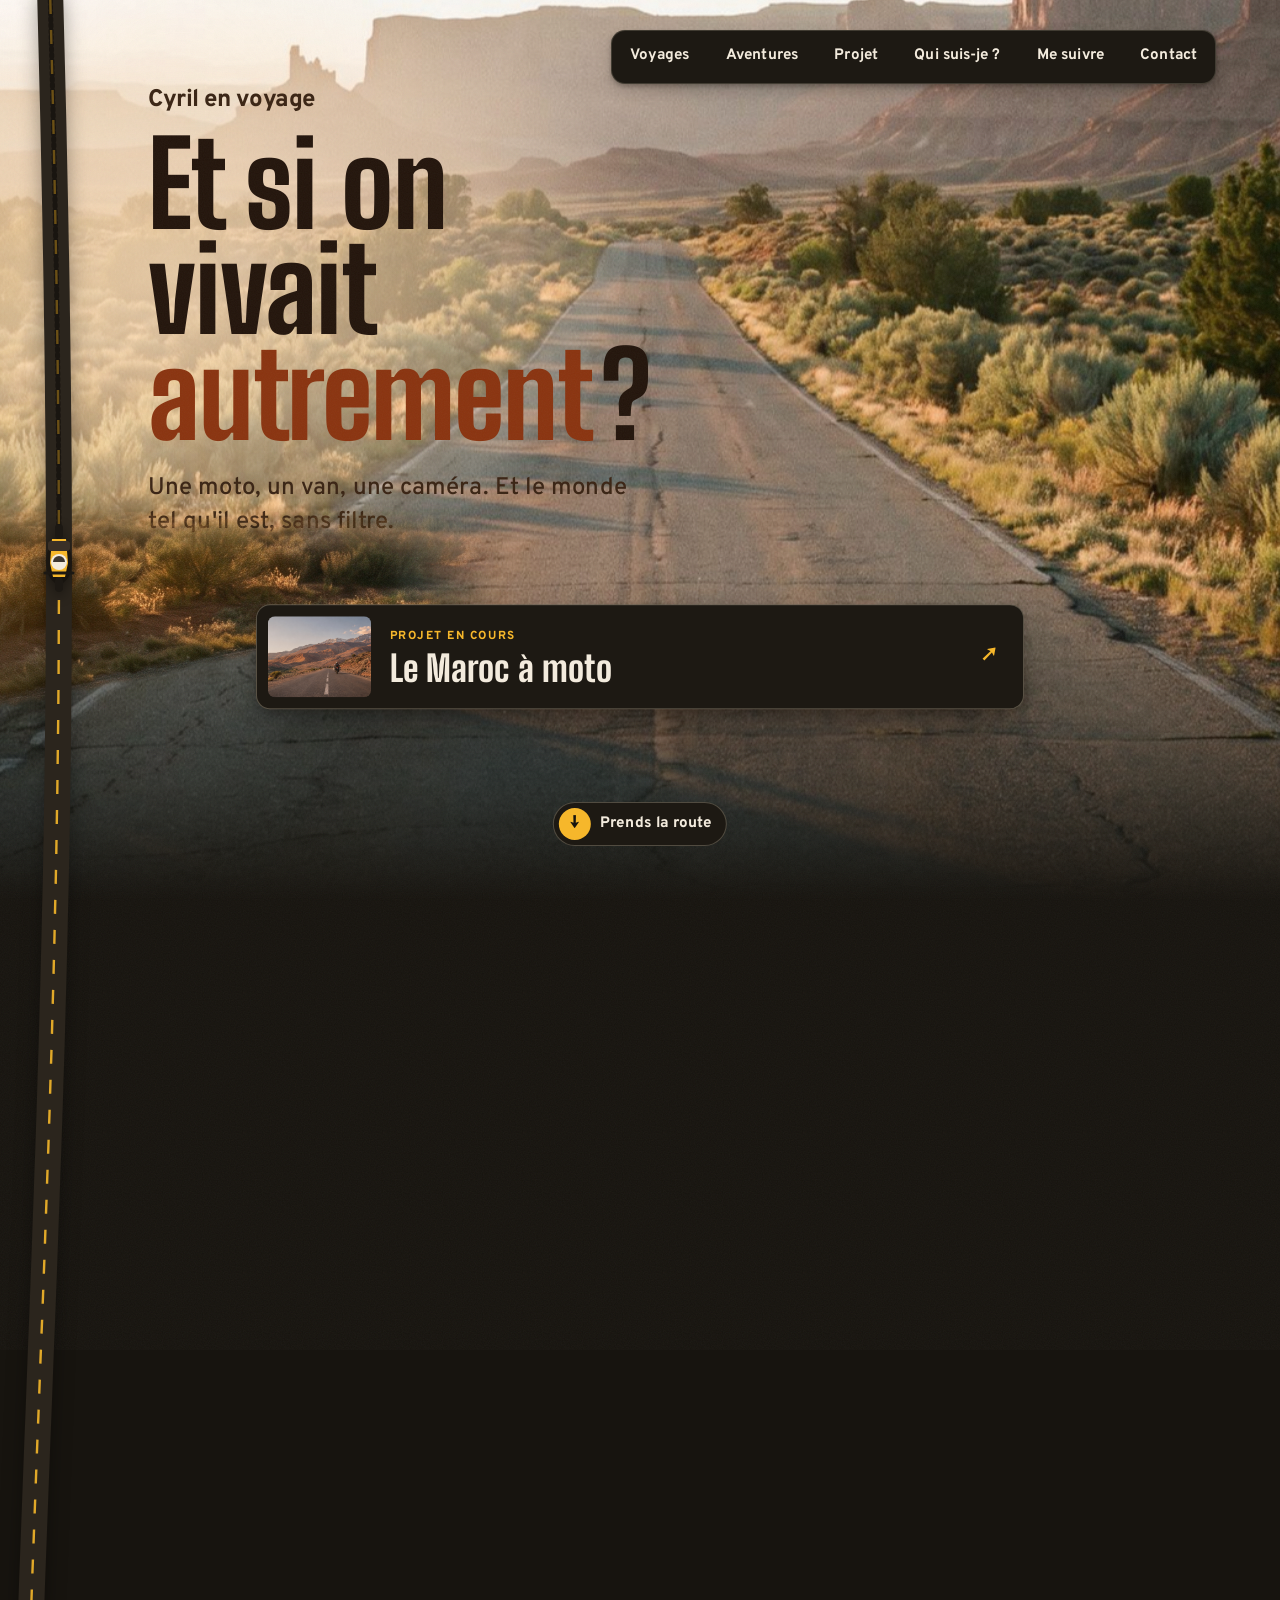
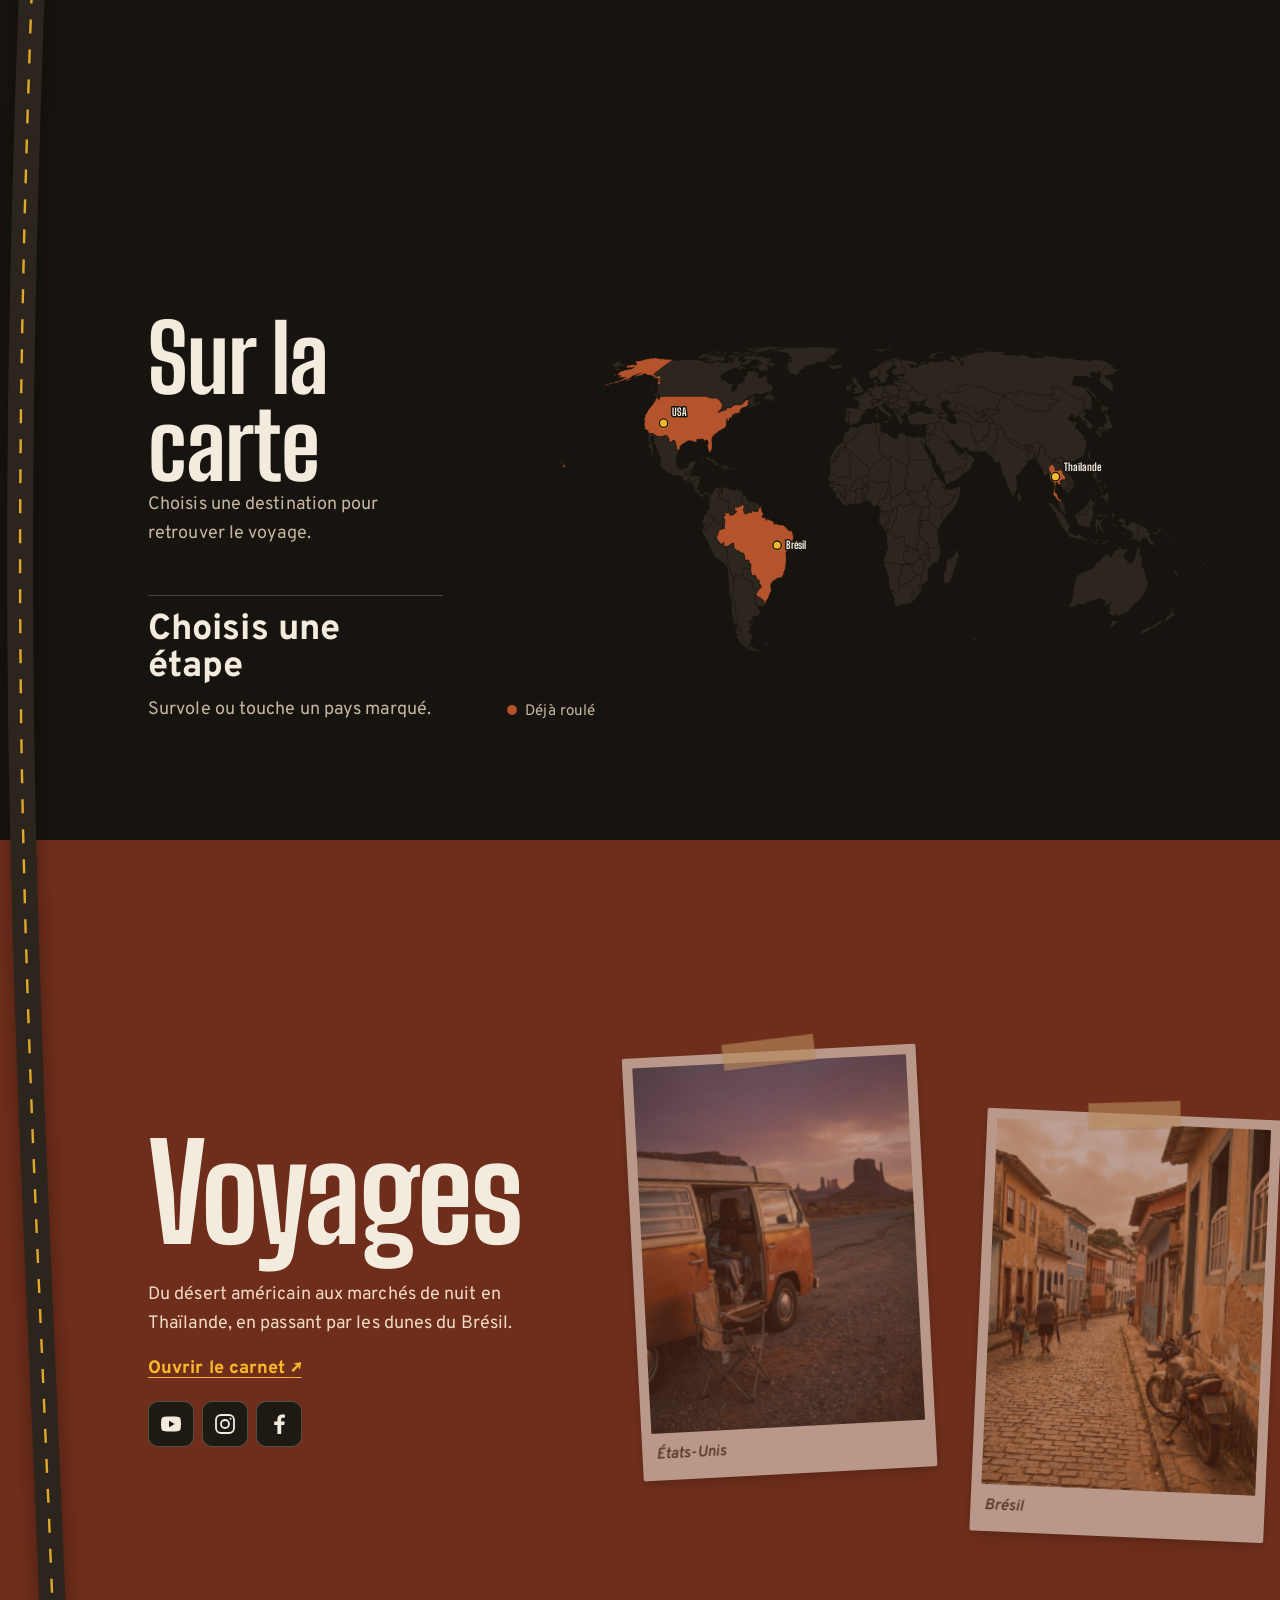
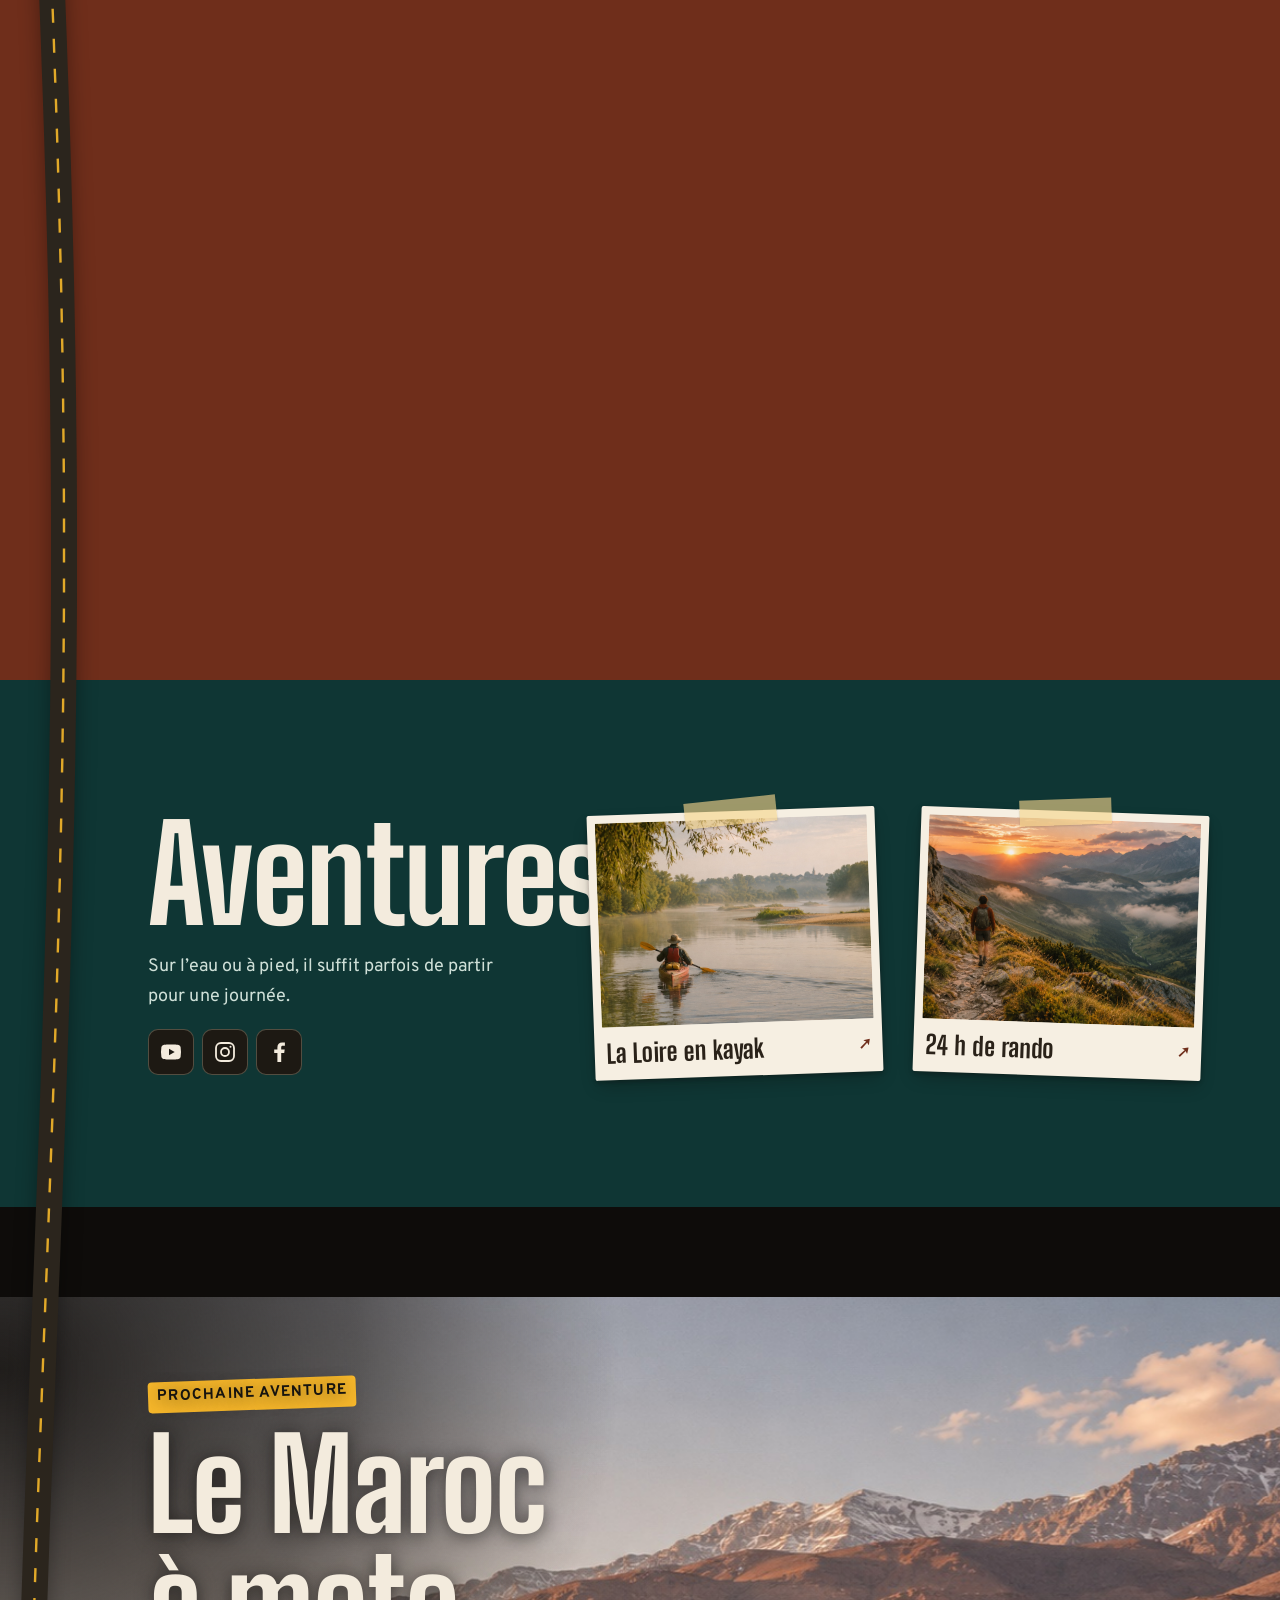
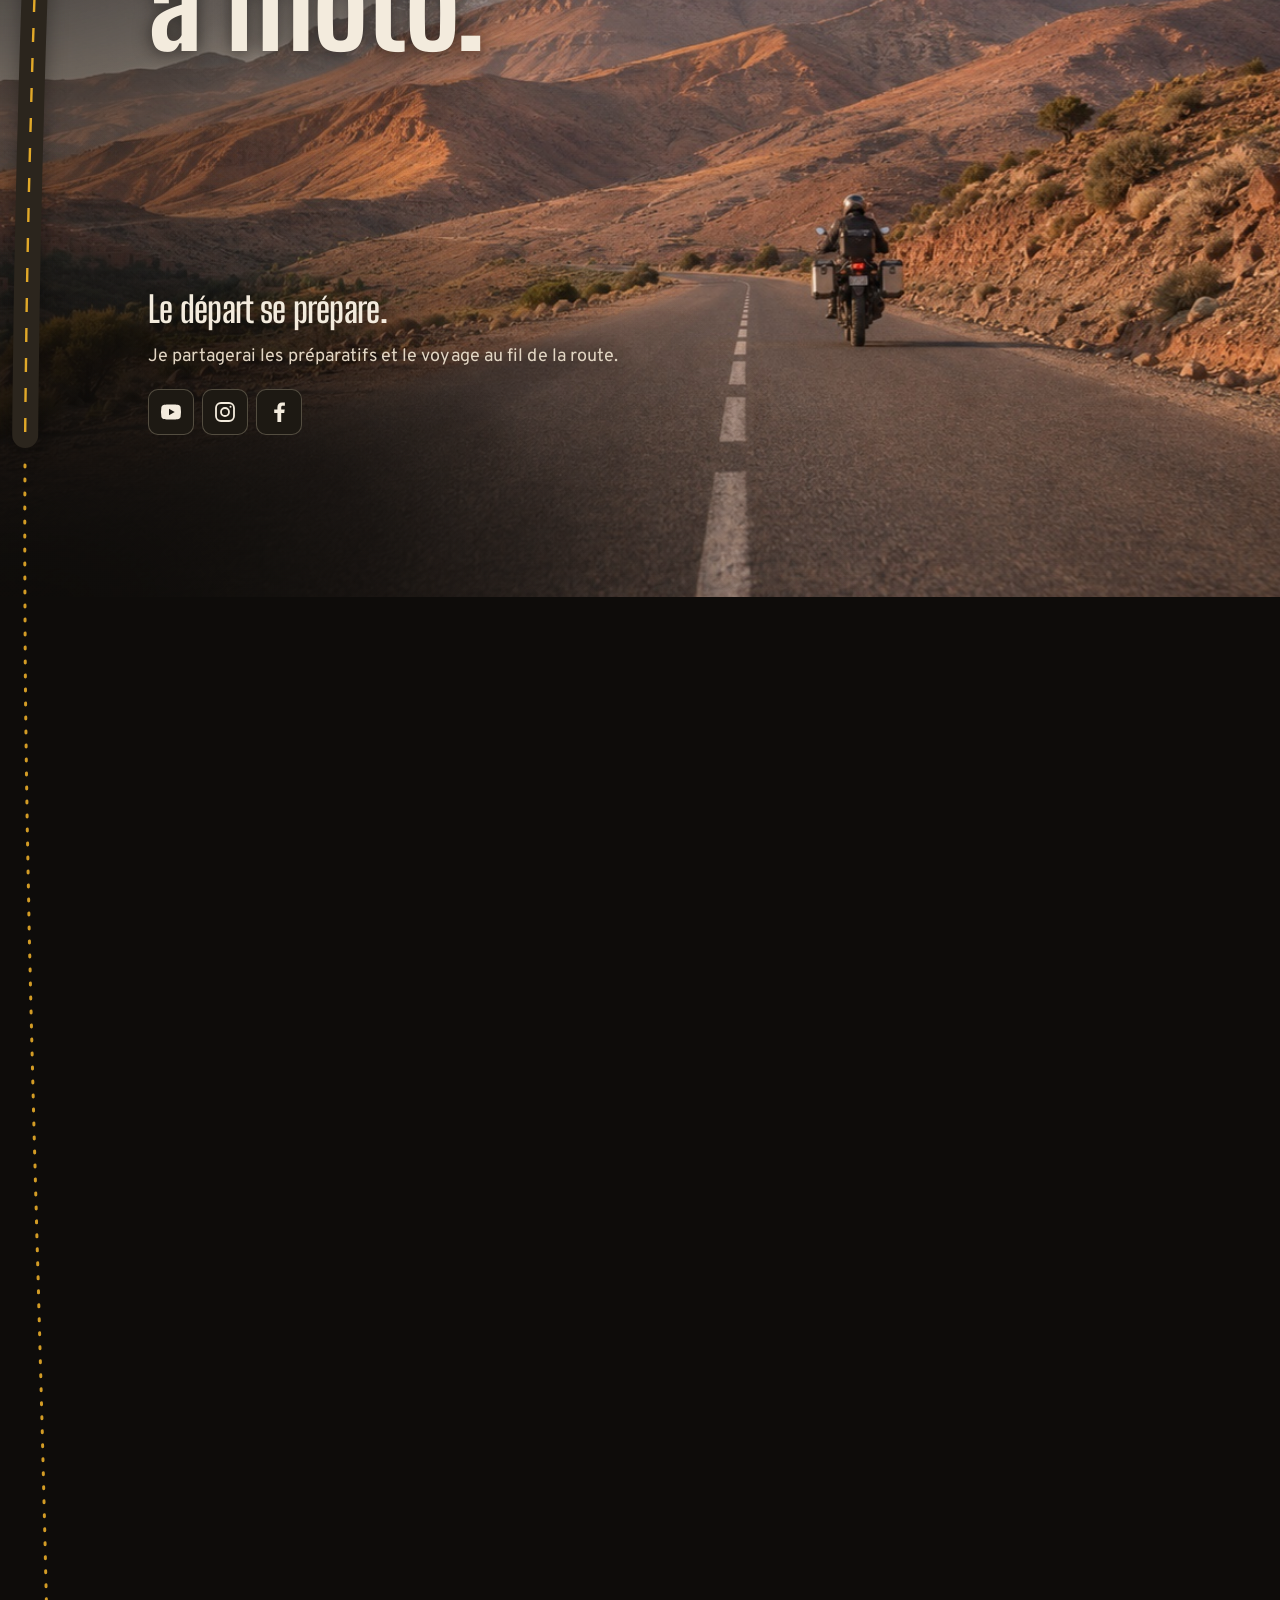
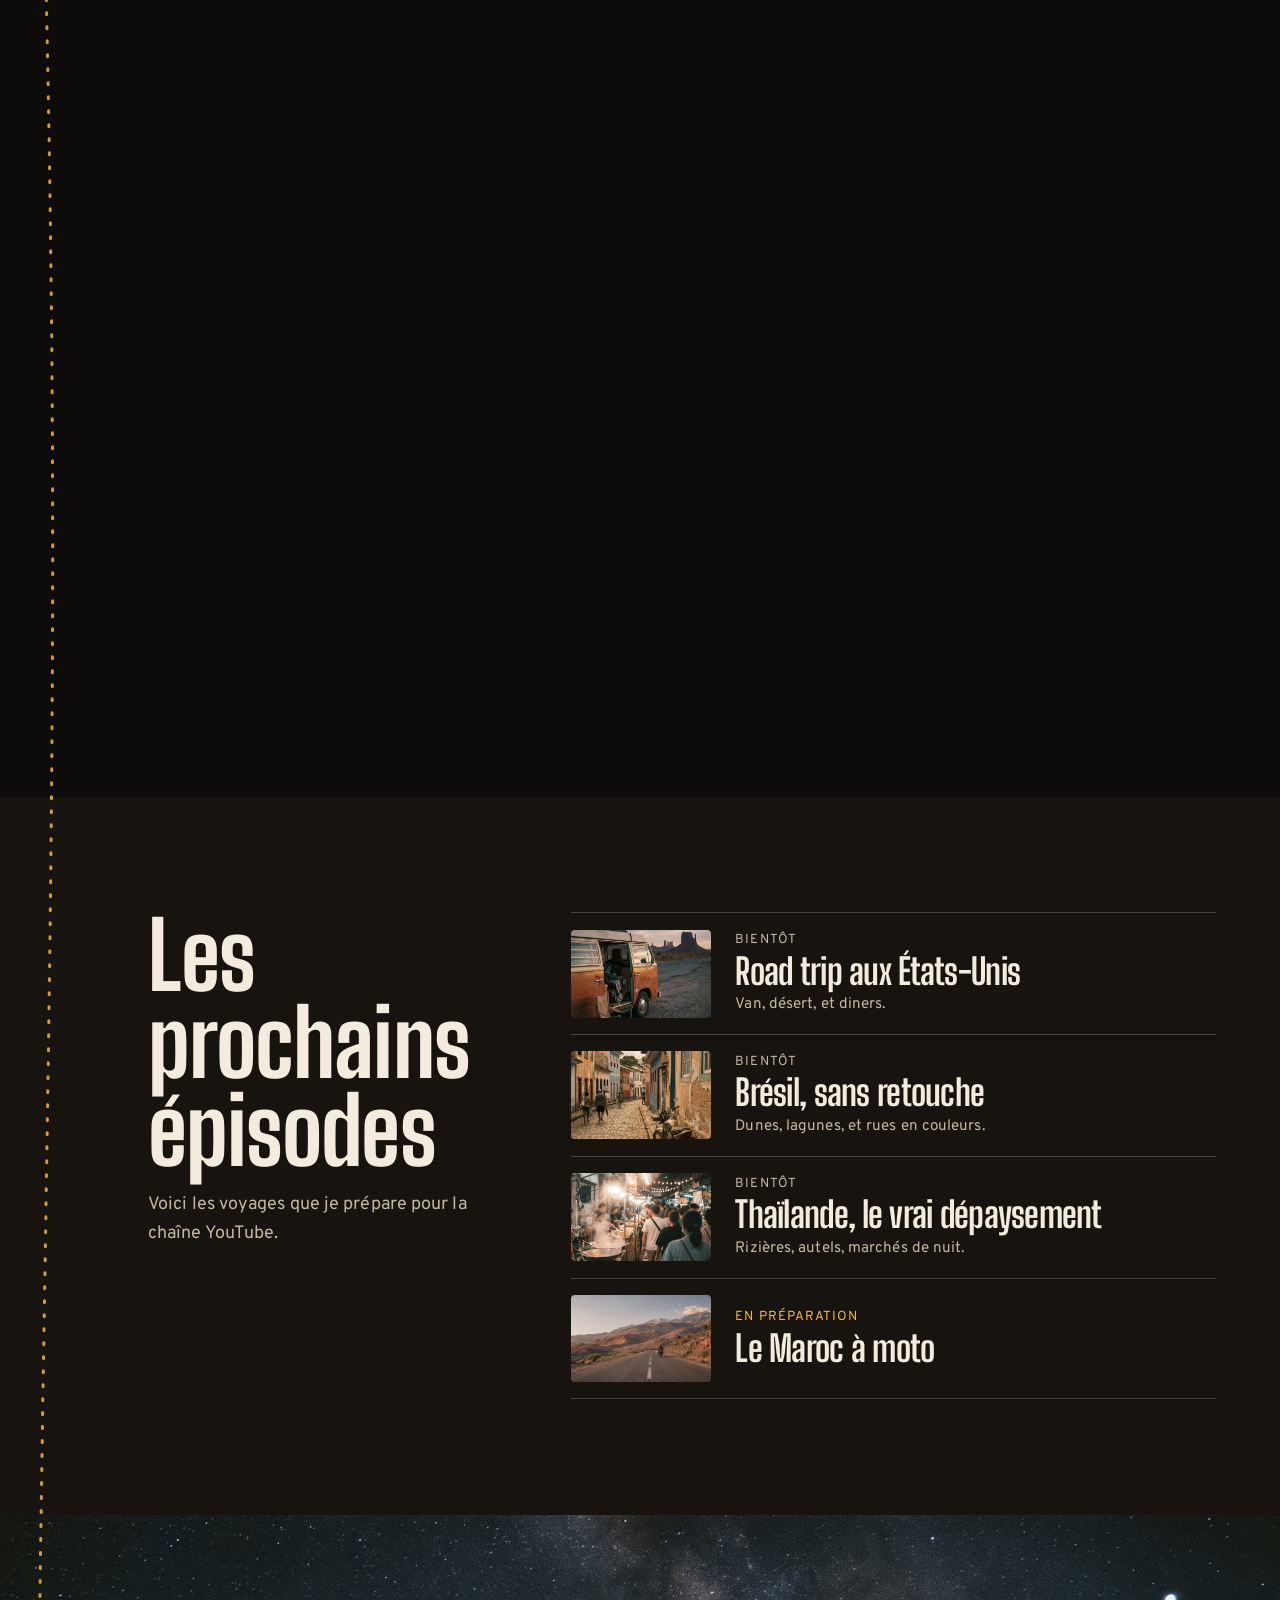
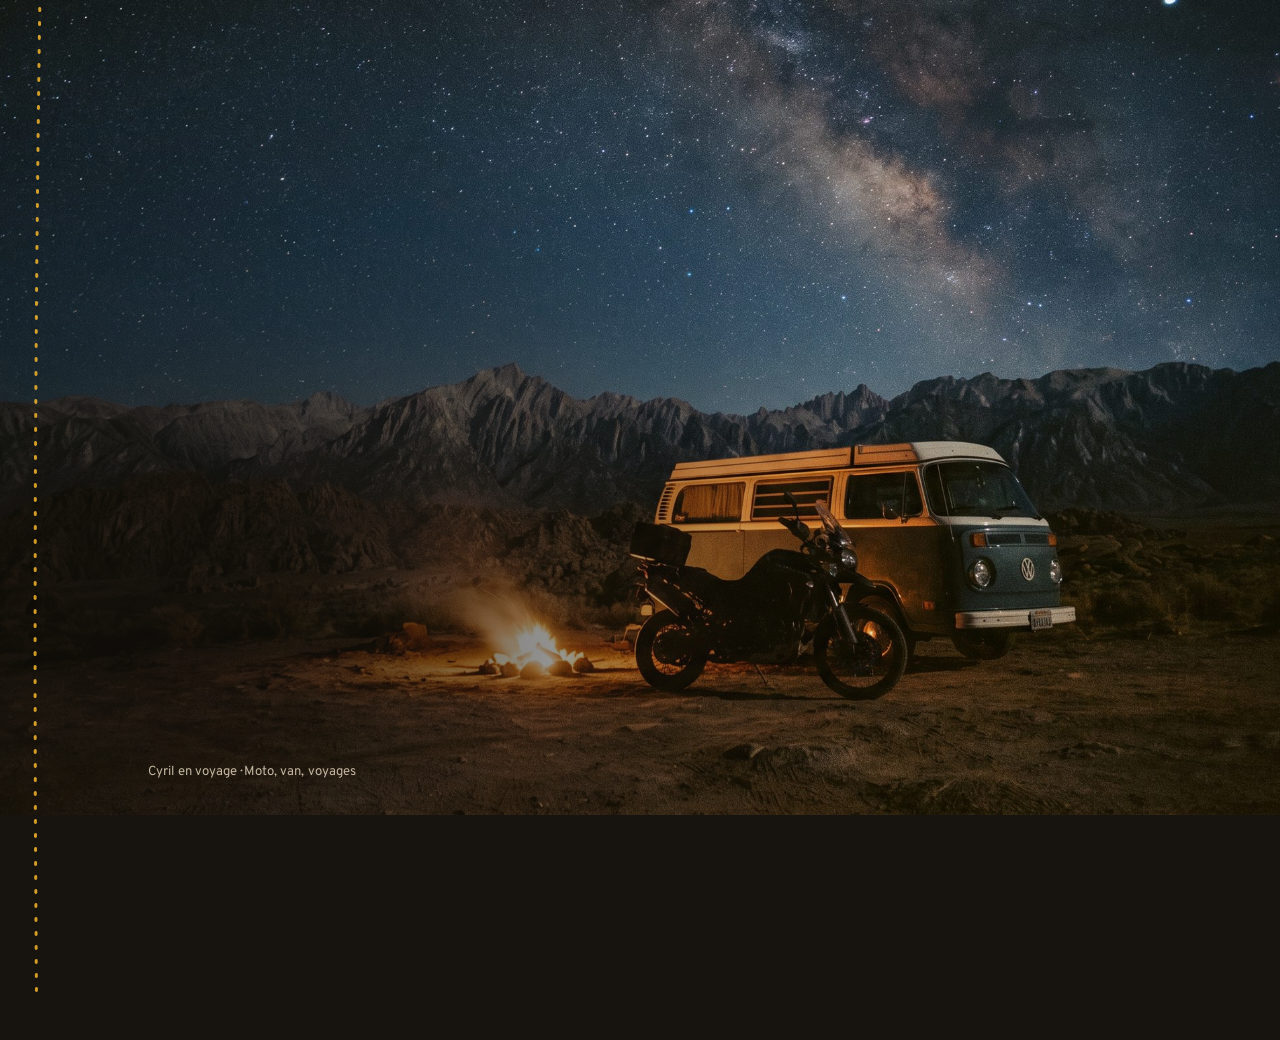
<file: index.html>
<!doctype html>
<html lang="fr">
<head>
<meta charset="utf-8">
<meta name="viewport" content="width=device-width, initial-scale=1, viewport-fit=cover">
<title>Cyril en voyage · Et si on vivait autrement ?</title>
<meta name="description" content="Cyril, une moto, un van et une caméra. Des road trips aux États-Unis, au Brésil, en Thaïlande, des aventures près de chez moi et le Maroc à moto en préparation.">
<meta name="theme-color" content="#17140f">
<link rel="icon" href="data:image/svg+xml,<svg xmlns='http://www.w3.org/2000/svg' viewBox='0 0 32 32'><rect width='32' height='32' rx='7' fill='%2317140f'/><path d='M16 4v24' stroke='%23f6b72b' stroke-width='3' stroke-dasharray='4 4'/></svg>">
<link rel="preconnect" href="https://fonts.googleapis.com">
<link rel="preconnect" href="https://fonts.gstatic.com" crossorigin>
<link href="https://fonts.googleapis.com/css2?family=Big+Shoulders+Display:wght@500..900&family=Overpass:ital,wght@0,400..800;1,400..600&display=swap" rel="stylesheet">
<link rel="stylesheet" href="scrollcraft.css">
<link rel="stylesheet" href="site.css">
</head>
<body>

<a class="skip" href="#carte">Aller à la carte des voyages</a>
<div class="sc-grain" aria-hidden="true"></div>

<!-- Signature: la route dans la marge, la moto qui la suit -->
<div class="route" id="route" aria-hidden="true">
  <svg class="route__svg" id="routeSvg" preserveAspectRatio="none">
    <defs><clipPath id="traceClip"><rect id="traceRect" x="0" y="0" width="200" height="0"/></clipPath></defs>
    <path class="route__asphalt" id="routeAsphalt"/>
    <path class="route__line" id="routeLine"/>
    <path class="route__trace" id="routeTrace" clip-path="url(#traceClip)"/>
    <path class="route__future" id="routeFuture"/>
  </svg>
</div>
<div class="moto" id="moto" aria-hidden="true">
  <svg viewBox="0 0 40 72" width="40" height="72">
    <ellipse cx="20" cy="40" rx="13" ry="22" fill="#0d0b08" opacity=".35"/>
    <rect x="16" y="2" width="8" height="15" rx="4" fill="#1c1813"/>
    <rect x="16" y="55" width="8" height="15" rx="4" fill="#1c1813"/>
    <path d="M13 17h14l2 24-3 14H14l-3-14z" fill="#f6b72b"/>
    <path d="M6 51h28" stroke="#1c1813" stroke-width="3.2" stroke-linecap="round"/>
    <rect x="9" y="19" width="22" height="10" rx="3" fill="#3a3027"/>
    <circle cx="20" cy="40" r="8" fill="#f3ebdd"/>
    <path d="M14 40a6 6 0 0 1 12 0" fill="#1c1813" opacity=".85"/>
  </svg>
</div>

<header class="site-header">
  <nav class="site-nav" aria-label="Navigation principale">
    <a href="voyages.html">Voyages</a>
    <a href="aventures.html">Aventures</a>
    <a href="projet.html">Projet</a>
    <a href="qui-suis-je.html">Qui suis-je ?</a>
    <a href="me-suivre.html">Me suivre</a>
    <a class="contact-trigger" href="mailto:contact@cyrilenvoyage.com">Contact</a>
  </nav>
</header>

<main id="top">

  <!-- 1 · ENVIE + SYMPATHIE : scène en couches, deux temps -->
  <section class="hero" data-sc-act="pin" data-sc-span="2" aria-labelledby="hero-title">
    <div data-sc-stage class="hero__stage">
      <picture class="hero__plane hero__plate">
        <source media="(max-width: 760px)" srcset="assets/hero-plate-p.jpg">
        <img src="assets/hero-plate.jpg" width="2400" height="1340" alt="" fetchpriority="high">
      </picture>
      <div class="hero__sun" aria-hidden="true"></div>
      <div class="hero__wash" aria-hidden="true"></div>

      <div class="hero__copy" data-sc-cue="0 0.42 0"><div class="hero__copy-in">
        <p class="hero__kicker">Cyril en voyage</p>
        <h1 id="hero-title" class="hero__title">Et si on vivait <em>autrement</em>&#8239;?</h1>
        <p class="hero__sub">Une moto, un van, une caméra. Et le monde tel qu'il est, sans filtre.</p>
        <ul class="social-icons" aria-label="Mes réseaux">
          <li><a href="https://www.youtube.com/@Cyril-En-Voyage?sub_confirmation=1" target="_blank" rel="noopener" aria-label="S’abonner sur YouTube" title="S’abonner sur YouTube">
            <svg viewBox="0 0 24 24" aria-hidden="true"><use href="assets/social-icons.svg#youtube"/></svg>
          </a></li>
          <li><a href="https://www.instagram.com/cyril_en_voyage/" target="_blank" rel="noopener" aria-label="Suivre sur Instagram" title="Instagram">
            <svg viewBox="0 0 24 24" aria-hidden="true"><use href="assets/social-icons.svg#instagram"/></svg>
          </a></li>
          <li><a href="https://www.facebook.com/profile.php?id=61595673382728" target="_blank" rel="noopener" aria-label="Suivre sur Facebook" title="Facebook">
            <svg viewBox="0 0 24 24" aria-hidden="true"><use href="assets/social-icons.svg#facebook"/></svg>
          </a></li>
        </ul>
      </div></div>
      <div class="hero__plane hero__brush" aria-hidden="true">
        <img src="assets/hero-brush.png" width="2400" height="1340" alt="">
      </div>
      <div class="hero__dust" aria-hidden="true"></div>

      <div class="hero__beat" data-sc-cue="0.46 1 0.12 0.2"><div class="hero__beat-in">
        <p class="hero__line">Je pars pour retrouver le goût du temps.</p>
        <p class="hero__line hero__line--last">Sur la route, une rencontre suffit à changer le programme. Et le soir, je me souviens souvent mieux de la personne croisée que de la distance parcourue.</p>
        <ul class="social-icons" aria-label="Mes réseaux">
          <li><a href="https://www.youtube.com/@Cyril-En-Voyage?sub_confirmation=1" target="_blank" rel="noopener" aria-label="S’abonner sur YouTube" title="S’abonner sur YouTube">
            <svg viewBox="0 0 24 24" aria-hidden="true"><use href="assets/social-icons.svg#youtube"/></svg>
          </a></li>
          <li><a href="https://www.instagram.com/cyril_en_voyage/" target="_blank" rel="noopener" aria-label="Suivre sur Instagram" title="Instagram">
            <svg viewBox="0 0 24 24" aria-hidden="true"><use href="assets/social-icons.svg#instagram"/></svg>
          </a></li>
          <li><a href="https://www.facebook.com/profile.php?id=61595673382728" target="_blank" rel="noopener" aria-label="Suivre sur Facebook" title="Facebook">
            <svg viewBox="0 0 24 24" aria-hidden="true"><use href="assets/social-icons.svg#facebook"/></svg>
          </a></li>
        </ul>
      </div></div>
    </div>

    <div class="hero__intro">
      <a class="hero-project" href="projet.html">
        <img src="assets/maroc.jpg" width="1672" height="941" alt="">
        <span class="hero-project__copy">
          <span class="hero-project__label">Projet en cours</span>
          <span class="hero-project__title">Le Maroc à moto</span>
        </span>
        <span class="hero-project__arrow" aria-hidden="true">↗</span>
      </a>
      <a class="hero__scroll" href="#carte">
        <span>Prends la route</span><span class="hero__arrow" aria-hidden="true">↓</span>
      </a>
    </div>
  </section>

  <!-- 2 · CURIOSITÉ : la carte -->
  <section class="carte" id="carte" data-sc-act="flow" aria-labelledby="carte-title">
    <div class="carte__wrap">
      <header class="carte__head sc-stack" data-sc-in data-sc-stagger="60">
        <h2 id="carte-title" class="t-display t-display--lg">Sur la carte</h2>
        <p class="t-body">Choisis une destination pour retrouver le voyage.</p>
      </header>
      <figure class="carte__fig" data-sc-in>
        <svg class="carte__map" viewBox="0 0 1000 520" role="group" aria-labelledby="map-desc">
          <desc id="map-desc">Carte des voyages aux États-Unis, au Brésil et en Thaïlande.</desc>
          <g class="carte__lands"><path class="land" d="M983.1,350.5L984.0,349.9L984.6,351.0L983.5,352.9L981.6,353.4L980.3,352.9L980.6,351.3L982.0,350.1ZM989.4,347.1L987.3,348.0L985.4,348.7L985.5,347.4L987.1,346.6L988.0,346.4L990,345.3L990,345.3L989.4,347.1ZM10,345.3L10,345.3L10,345.3L10.5,345.1L10.7,346.9L10.5,347.1L10.5,347.1L10,345.3Z"/><path class="land" d="M594.0,289.2L594.5,289.6L604.5,297.2L604.6,299.4L608.5,303.1L607.2,307.7L607.3,309.8L609.0,311.2L609.0,312.2L608.2,314.4L608.3,315.5L608.1,317.3L609.0,319.6L610.0,323.3L610.9,324.1L608.6,326.2L605.6,327.7L603.9,327.6L602.9,328.7L601.0,328.8L600.2,329.3L597.0,328.3L594.9,328.6L594.3,323.5L593.5,321.8L593,320.8L590.3,320.1L588.7,319.0L587.0,318.3L585.9,317.7L584.8,316.8L583.4,312.1L581.9,310.0L581.4,307.8L581.7,305.9L581.2,302.5L582.4,302.3L583.4,300.9L584.5,299.0L585.2,298.2L585.2,297.0L584.6,296.1L584.4,294.7L585.2,294.2L585.4,292.0L584.3,289.9L585.3,289.4L588.3,289.5Z"/><path class="land" d="M477.2,184.4L477.2,184.7L477.2,185.3L477.0,190.7L468.4,190.5L468.1,199.6L465.6,199.9L464.9,201.7L465.3,206.9L454.8,206.9L454.1,208.1L454.3,206.6L454.4,206.6L460.4,206.3L460.8,205.0L461.9,203.4L463.0,198.4L466.8,194.6L468.2,190.1L469.0,189.9L470.0,187.1L472.2,186.8L473.2,187.2L474.3,187.2L475.2,186.4L476.8,186.3L476.8,184.4Z"/><path class="land" d="M216.6,114.9L216.3,114.9L214.1,112.0L213.5,110.7L210.3,109.5L211.2,107.0L213.0,105.3L211.2,104.1L212.9,101.8L212.0,99.8L213.3,98.4L215.8,97.1L217.4,95.4L215.4,93.7L216.2,90.7L216.9,88.9L216.2,87.7L215.9,86.7L216.2,85.4L213.2,86.2L209.6,87.6L209.6,86.0L209.4,84.9L208.1,84.2L206.2,84.1L223.0,71.0L233.7,63.4L236.6,63.9L238.2,64.8L239.9,65.0L242.8,64.2L245.9,63.6L248.4,63.8L252.4,63.0L256.1,62.5L256.3,63.3L258.3,62.9L260.0,62.0L261.0,62.2L261.9,63.9L266.1,62.6L264.5,64.0L267.2,63.7L268.6,63.2L270.8,63.3L272.7,64.1L276.2,64.8L278.4,65.1L280.5,65.0L281.8,66.0L278.0,67.0L281.0,67.4L286.4,67.2L288.5,66.8L289.2,68.1L292.4,67.0L291.4,66.2L293.4,65.5L295.8,65.4L297.6,65.2L298.6,65.7L299.3,66.8L301.7,66.6L304.1,67.5L307.4,67.2L310.2,67.2L311.2,66.0L313.3,65.6L315.6,66.3L313.7,68.2L316.5,66.6L318.0,66.7L320.8,64.7L319.9,63.5L318.5,62.7L320.8,60.7L324.3,59.4L326.4,59.7L327.5,60.5L328.0,62.5L325.4,63.5L328.6,63.8L326.7,65.8L330.7,64.3L331.8,65.6L329.9,67.0L330.5,68.4L333.8,66.9L336.8,65.2L338.8,63.1L341.3,63.3L343.8,63.5L345.6,64.5L344.9,65.5L342.6,66.5L343.0,67.6L342,68.6L336.9,70.1L334.0,70.4L332.5,69.8L331.0,70.8L327.6,72.7L326.2,73.6L322.6,75.1L319.6,75.3L317.2,76.3L315.9,77.8L313.3,78.0L309.2,80.0L304.8,82.7L302.4,84.6L300.0,87.5L302.8,87.9L302.0,90.3L301.5,92.3L304.9,91.8L308.1,92.9L309.6,93.9L310.3,95.2L312.5,95.9L314.1,97.1L317.6,97.2L319.9,97.5L318.1,99.8L317.2,102.6L317.0,105.8L318.9,108.5L321.1,107.5L323.9,104.6L325.2,100.2L324.4,98.8L328.7,97.5L332.3,95.6L334.5,93.8L335.4,92.0L335.3,89.8L333.9,87.9L338.1,85.2L338.6,83.0L340.5,79.3L342.3,78.7L345.4,79.4L347.3,79.6L349.4,79.0L350.8,79.8L352.4,81.1L352.5,82.1L356.1,82.3L354.8,84.3L353.6,87.5L355.4,87.9L356.1,89.4L359.9,88.0L363.4,85.2L365.4,84.0L365.9,86.3L367.0,89.5L367.8,92.6L366.2,94.3L368.3,95.8L369.6,97.3L372.8,98.0L373.9,98.9L373.8,101.2L375.4,101.6L375.8,102.6L374.8,105.8L372.7,106.9L370.8,107.8L366.6,108.9L362.8,111.2L358.8,111.7L354.2,111.1L350.7,111.1L348.3,111.3L345.5,113.4L342.0,114.7L337.0,118.6L333.1,121.4L335.3,120.9L340.7,117.0L346.6,114.5L350.2,114.2L351.6,115.6L348.6,117.6L348.1,120.9L348.0,123.2L350.6,124.7L354.6,124.2L358.2,120.8L357.6,123.0L358.7,124.1L355.1,126.1L349.2,128.0L346.4,129.2L342.9,131.5L341.2,131.2L342.0,128.6L347.1,126.1L343.3,126.2L340.5,126.5L339.6,124.8L341.2,120.6L340.5,119.8L338.7,120.3L338.3,119.5L335.6,121.8L333.9,124.1L332.5,125.5L331.3,126.0L330.5,126.2L330,126.9L325.6,126.9L321.9,126.9L320.6,127.5L317.2,129.7L316.8,130.0L315.5,131.2L313.3,131.2L311.0,131.2L309.7,131.7L309.8,132.3L309.6,133.3L309.4,133.6L305.6,135.2L302.9,135.7L299.4,137.4L298.8,137.4L298.2,136.9L298.1,136.4L298.3,136.1L299.3,135.0L301.2,133.2L302.7,131.4L303.4,128.7L304.2,125.9L302.4,124.4L302.9,123.9L302.8,123.5L302.1,123.5L301.9,123.0L302.1,122.3L301.5,122.6L300.9,122.5L301.2,122.2L300.8,121.9L301.0,121.2L299.6,120.2L298.2,119.2L296.6,118.0L295.0,116.9L292.4,117.8L291.7,117.8L289.2,117.0L287.1,117.4L285.4,116.5L283.3,116.0L281.8,115.9L281.4,115.4L281.9,113.7L281.1,113.7L280.4,114.9L275.7,114.9L267.8,114.9L259.9,114.9L253.0,114.9L246.1,114.9L239.3,114.9L232.3,114.9L230.0,114.9L223.1,114.9ZM328.7,78.9L331.0,77.9L333.8,77.9L333.4,78.3L330.1,79.6L328.7,79.6ZM354.1,57.9L352.9,57.0L353.5,56.4L354.5,56.3L358.4,56.5L360.8,57.4L360.6,57.9L358.7,57.8L356.7,57.8L354.5,58.0ZM335.6,79.8L336.9,79.1L337.7,79.2L337.9,79.6L336.2,80.9L335.4,80.7L335.4,80.0ZM332.5,54.4L330.9,55.0L328.4,54.9L326.7,54.5L328.4,53.8L331.3,53.4L332.3,54.0ZM336.0,50.9L335.2,50.9L332.0,50.8L331.9,50.5L335.4,50.5L336.4,50.7ZM332.7,49.4L334.3,49.8L333.3,50.2L330.4,50.5L329.3,50.2L329.1,49.7L329.6,49.2L331.8,49.3ZM341.3,55.3L338.6,55.1L334.4,54.6L334.6,53.8L335.2,53.1L334.1,52.5L330.6,52.3L329.1,51.9L330.4,51.4L333.9,51.4L335.4,51.9L338.8,51.9L339.9,52.3L338.9,52.8L340.6,53.2L341.4,53.5L343.7,53.6L346.2,53.7L349.3,53.4L353.0,53.2L355.8,53.3L357.2,53.9L357.1,54.5L355.6,54.9L352.6,55.2L350.5,55.1L345.1,55.3ZM306.6,50.1L308.8,50.3L307.7,50.7L304.0,51.0L302.0,50.6L303.9,50.2ZM308.2,49.3L310.1,49.6L307.7,49.8L304.8,49.8L305.1,49.6L307.3,49.3ZM374.1,108.1L372.2,110.0L369.8,112.5L371.6,111.5L372.9,112.1L371.8,113.2L373.5,114.0L374.8,113.2L376.8,114.1L375.4,116.3L377.2,115.8L377.0,117.4L377.1,119.2L375.3,121.9L374.2,122.0L372.8,121.4L374.1,119.0L373.6,118.6L370.0,121.2L368.7,121.1L370.8,119.7L368.8,118.9L366.2,119.1L361.7,119.0L361.7,118.1L363.5,117.1L362.8,116.3L365.4,114.5L369.5,109.9L371.5,108.2L373.8,107.2L374.8,107.4ZM333.6,72.9L335.2,73.7L336.9,74.3L336.3,75.4L337.9,75.2L338.8,76.0L336.5,76.7L333.7,76.2L333.4,75.1L330.5,76.4L326.7,77.5L327.0,76.2L324.1,76.4L326.8,75.3L328.4,73.5L330.8,71.5L332.1,71.7L331.6,72.7L332.9,72.3ZM355.3,58.7L357.6,58.0L360.9,58.8L362.8,59.7L362.4,60.4L366.2,60.0L367.2,61.2L371.2,61.9L372.3,62.7L372.8,64.4L368.6,65.4L372.3,66.7L375.0,67.1L376.6,69.0L379.6,69.1L378.0,70.6L373.1,73.1L371.2,72.2L369.4,70.1L366.7,70.4L365.7,71.6L366.9,72.9L369.0,73.9L369.4,74.5L369.4,76.8L367.7,78.4L365.5,77.8L361.6,75.9L363.2,77.9L364.5,79.4L364.3,80.2L359.4,79.2L355.8,77.9L354.1,76.7L355.2,76.1L353.0,74.9L350.9,73.8L350.5,74.5L344.4,74.9L343.3,74.1L345.8,72.5L349.6,72.4L353.8,72.1L353.7,71.4L355.2,70.3L359.2,68.3L359.3,67.3L359.1,66.6L356.9,65.7L353.5,65.0L355.1,64.5L354.1,63.3L352.5,63.2L351.6,62.6L350.1,63.1L346.5,63.4L340.0,62.9L336.5,62.4L333.7,62.1L332.8,61.5L335.5,60.6L332.9,60.6L334.1,58.9L337.0,57.3L339.5,56.7L344.6,56.3L342.3,57.3L342.7,58.3L345.7,57.0L350.9,56.3L352.5,58.0L351.2,59.2ZM329.5,55.7L333.2,55.8L336.2,56.2L332.0,57.6L329.5,57.9L326.2,59.2L324.2,59.2L324.6,57.7L325.5,56.8L327.2,56.2ZM282.5,52.8L287.0,51.7L291.8,50.9L294.5,50.9L297.1,50.7L295.5,51.7L293.5,52.2L291.8,52.3L287.6,52.9L284.5,53.1ZM206.5,100.5L208.9,100.3L205.3,103.4L205.2,105.7L204.3,105.7L204.1,104.4L204.5,103.1L204.1,102.2L204.9,101.0L205.8,100.1ZM318.4,48.7L321.6,48.9L325.7,49.3L326.3,49.9L326.4,50.4L323.7,50.3L321.3,49.9L317.5,49.8L319.7,49.5L317.9,49.2ZM213.9,116.3L212.5,116.7L209.7,115.4L209.8,114.4L208.6,113.3L208.8,112.5L206.9,112.0L207.3,110.4L208.1,109.7L209.9,110.3L211.0,110.8L212.9,111.1L212.8,112.1L212.9,113.5L214.2,114.7ZM281.4,55.2L283.5,55.6L288.0,55.6L289.1,56.1L290.2,56.8L287.4,57.2L281.3,58.4L277.5,59.6L276.5,60.3L270.4,61.2L270.5,60.4L267.5,59.5L269.3,58.8L272.3,57.5L275.4,56.5L275.0,55.5ZM308.7,53.2L310.5,52.9L312.3,53.0L311.8,53.7L309.8,54.4L303.5,54.6L298.1,55.3L295.3,55.3L295.7,54.8L300.3,54.2L292.0,54.3L289.9,54.1L294.2,52.7L296.4,52.3L300.8,52.7L302.8,53.6L305.8,53.7L305.0,52.3L307.2,51.8L308.8,52.0L308.6,52.7ZM305.7,57.4L307.0,58.1L306.2,59.8L305.3,61.0L307.5,62.0L309.9,62.8L308.8,63.7L305.5,63.8L306.0,64.6L304.5,65.3L301.4,65.0L298.7,64.5L296.4,64.6L292.1,65.2L286.9,65.5L283.3,65.7L283.3,64.8L281.4,64.3L279.4,64.5L279.0,63.0L280.5,62.8L283.8,62.4L286.3,62.5L289.1,62.2L286.0,61.8L281.9,61.9L279.2,61.9L279.1,61.2L284.4,60.5L281.5,60.5L278.8,60.0L282.1,58.7L284.2,58.1L290.4,57.0L291.9,57.4L290.0,58.1L294.7,57.6L296.2,58.5L299.3,57.6L300.3,58.2L299.8,59.9L301.6,59.1L302.4,57.4L304.2,57.2ZM316.1,58.1L315.4,57.0L318.4,56.2L320.2,56.5L323.6,56.3L323.6,56.8L321.0,57.6L323.0,58.3L321.0,59.9L317.2,60.5L315.6,60.4L315.1,59.7L312.0,58.4L312.6,57.8ZM306.6,56.6L309.1,56.5L310.1,56.9L307.2,58.0L305.7,56.8ZM326.6,51.9L327.2,52.6L326.4,53.3L324.4,54.4L321.3,54.6L319.6,54.3L320.7,53.5L317.6,53.6L318.8,52.5L320.7,52.5L323.9,52.0L326.3,52.1ZM336.3,47.4L337.8,47.1L339.7,47.0L339.2,46.8L343.2,46.7L344.8,47.3L347.4,47.5L350.0,47.7L350.6,48.4L352.3,48.7L349.6,49.0L345.4,49.9L342.2,50.0L338.8,49.9L337.5,49.4L338.0,49.0L339.7,48.7L336.6,48.7L335.1,48.3L334.6,47.8ZM345.2,46.2L347.9,46.0L349.9,46.0L353.4,45.8L356.2,45.5L358.2,45.6L359.8,45.8L361.5,45.4L363.9,45.3L367.0,45.2L372.1,45.2L372.9,45.2L377.9,45.1L381.5,45.2L385.1,45.2L389.5,45.3L393.0,45.4L395.9,45.6L395.7,45.8L391.3,46.1L387.1,46.3L385.4,46.5L389.1,46.5L384.6,47.1L381.6,47.4L377.9,48.2L374.2,48.4L372.9,48.6L367.6,48.7L369.8,48.9L368.5,49.1L369.4,49.6L367.3,50.1L364.3,50.4L363.0,50.9L360.2,51.3L360.2,51.6L363.2,51.5L363.0,51.9L357.5,52.7L353.2,52.3L347.8,52.5L345.4,52.4L342.1,52.3L342.6,51.6L346.1,51.3L346.2,50.4L347.4,50.3L351.5,50.9L350.0,50.1L347.4,49.8L349.3,49.4L352.6,49.1L353.5,48.7L351.6,48.3L351.4,47.7L356.0,47.8L357.3,47.9L360.3,47.5L356.6,47.4L350.6,47.5L347.9,47.1L346.9,46.7L345.3,46.5ZM354.4,67.9L352.7,68.5L350.5,68.6L350.8,67.6L352.5,66.5L354.5,66.2L355.5,66.8L354.9,67.6ZM317.8,63.9L318.2,64.6L316.3,65.3L314.3,64.7L312.6,64.9L310.9,64.0L313.2,63.4L315.3,62.6L316.8,63.2L317.6,63.5ZM352.2,112.3L353.1,112.1L355.8,112.8L357.6,114.0L357.5,114.6L356.4,114.6L353.7,113.7ZM350.0,120.7L350.3,122.2L351.9,122.6L354.1,122.5L352.5,123.8L351.5,124.0L349.0,122.7L348.8,121.7Z"/><path class="land land--visited" d="M216.6,114.9L223.1,114.9L230.0,114.9L232.3,114.9L239.3,114.9L246.1,114.9L253.0,114.9L259.9,114.9L267.8,114.9L275.7,114.9L280.4,114.9L281.1,113.7L281.9,113.7L281.4,115.4L281.8,115.9L283.3,116.0L285.4,116.5L287.1,117.4L289.2,117.0L291.7,117.8L292.4,117.8L295.0,116.9L296.6,118.0L298.2,119.2L299.6,120.2L301.0,121.2L300.8,121.9L301.2,122.2L300.9,122.5L301.5,122.6L302.1,122.3L301.9,123.0L302.1,123.5L302.8,123.5L302.9,123.9L302.4,124.4L304.2,125.9L303.4,128.7L302.7,131.4L301.2,133.2L299.3,135.0L298.3,136.1L298.1,136.4L298.2,136.9L298.8,137.4L299.4,137.4L302.9,135.7L305.6,135.2L309.4,133.6L309.6,133.3L309.8,132.3L309.7,131.7L311.0,131.2L313.3,131.2L315.5,131.2L316.8,130.0L317.2,129.7L320.6,127.5L321.9,126.9L325.6,126.9L330,126.9L330.5,126.2L331.3,126.0L332.5,125.5L333.9,124.1L335.6,121.8L338.3,119.5L338.7,120.3L340.5,119.8L341.2,120.6L339.6,124.8L340.5,126.5L340.5,127.5L337.4,129.0L334.6,130.1L331.7,131.0L329.7,132.9L329.1,133.6L328.4,135.3L328.6,137.0L329.6,137.0L329.8,135.9L330.2,136.6L329.7,137.5L327.9,138.0L326.7,137.9L324.7,138.5L323.6,138.7L322.2,138.8L319.8,139.7L323.6,139.1L324.1,139.8L320.3,140.7L318.8,140.7L319.0,140.3L317.9,141.2L318.6,141.4L317.2,143.7L314.6,146.2L314.7,145.3L314.2,145.2L313.7,144.4L313.6,146.1L314.0,146.7L313.6,147.9L312.4,149.2L310.1,151.8L309.9,151.7L311.4,149.5L310.6,148.2L311.2,145.5L310.3,146.9L310.1,149.0L308.6,148.5L310.0,149.5L309.0,152.7L309.7,152.9L309.5,154.0L308.8,157.4L306.5,159.9L303.5,160.9L301.2,162.8L299.9,163.0L298.2,164.3L297.5,165.4L294.1,167.6L292.1,169.3L290.3,171.3L289.2,173.7L289.0,176.1L289.0,179.1L289.6,181.6L289.2,183.1L289.4,187.1L288.8,189.5L288.3,190.9L287.2,193.1L286.3,193.5L285.1,193.1L285.0,191.5L284.2,190.7L283.5,187.7L283.0,185.0L283.0,183.6L284.1,181.3L283.9,179.4L282.7,176.5L281.8,176.0L278.7,177.5L278.3,177.3L277.5,175.7L276.2,174.9L273.1,175.3L270.9,174.9L268.9,175.2L267.6,175.7L267.8,176.6L267.4,178.0L267.7,178.7L267.1,179.2L266.3,178.7L265.1,179.3L263.2,179.2L261.8,177.4L259.4,177.8L257.8,177.0L256.1,177.3L253.7,178.1L250.5,180.6L247.4,182.1L245.5,183.8L244.4,185.4L243.7,187.8L243.3,189.5L243.5,190.7L242.4,190.8L240.8,190.0L239.0,188.9L238.8,187.3L238.9,184.8L238.0,182.8L237.8,180.8L237.3,178.4L235.9,177.0L233.7,177.1L231.2,179.8L229.4,178.8L228.4,177.7L228.4,175.8L228.2,174.0L227.2,172.5L226.3,171.4L225.8,170.2L221.4,170.2L220.8,171.6L218.8,171.6L213.6,171.7L208.8,169.2L205.6,167.6L206.1,166.9L202.7,167.3L199.7,167.6L200.0,165.8L199.2,163.9L198.2,163.5L198.4,162.5L197.0,162.3L196.6,161.4L194.4,161.1L194.0,160.5L194.6,158.7L193.8,155.3L194.2,150.7L194.7,150.0L194.1,148.9L193.8,146.1L195.0,143.5L194.7,141.7L196.8,139.1L198.4,136.3L199.2,133.9L202.1,131.0L204.3,128.1L206.5,125.3L209.0,121.3L210.1,118.7L210.5,117.3L211.2,116.7L213.8,117.7L213.0,120.6L214.1,119.8L215.5,117.3ZM81.4,211.4L81.8,211.7L82.1,212.2L82.3,213.5L82.2,213.7L80.9,214.5L79.8,215.0L79.2,215.6L78.7,215.1L79.1,214.1L79.1,212.8L79.4,212.4L80.1,211.8L80.1,211.1L80.4,210.7L80.6,210.8ZM80.7,208.9L80.3,209.4L79.3,209.6L79.1,208.9L78.9,208.6L79.0,208.4L79.4,208.1L80.2,208.4ZM79.2,207.5L79.0,207.8L77.5,207.7L77.9,207.3ZM76.5,205.5L76.6,205.7L77.0,206.9L76.7,207.1L76.6,207.1L75.7,207.0L75.7,206.2L75.6,206.0ZM73.6,203.7L73.3,204.6L72.9,204.9L72.2,204.3L72.5,204.0L73.0,203.7ZM153.4,83.9L154.7,84.1L153.6,85.1L151.8,85.5L151.0,85.0L150.7,84.3ZM173.3,90.0L174.5,90.2L174.4,91.0L171.1,92.2L167.8,93.2L167.5,92.6L168.6,91.3L171.7,90.4ZM233.7,63.4L223.0,71.0L206.2,84.1L208.1,84.2L209.4,84.9L209.6,86.0L209.6,87.6L213.2,86.2L216.2,85.4L215.9,86.7L216.2,87.7L216.9,88.9L216.2,90.7L215.4,93.7L217.4,95.4L215.8,97.1L213.3,98.4L213.1,97.4L212.0,96.5L213.7,94.2L213.1,92.1L214.5,89.6L212.7,89.5L209.4,89.4L207.7,88.6L206.3,86.0L204.8,85.6L202.2,84.7L199.1,84.9L196.4,83.7L195.2,82.7L192.2,83.2L190.5,84.9L189.2,85.1L186.1,85.6L183.2,86.4L180.2,87.0L181.8,85.5L185.8,83.1L189.0,82.3L189.2,81.7L184.8,83.1L181.3,84.7L176.0,86.5L176.0,87.7L171.7,89.6L168.1,90.6L165.0,91.4L163.0,92.6L158.0,93.9L155.8,95.2L151.9,96.3L150.7,96.1L147.7,96.9L144.4,97.8L141.5,98.7L136.8,99.5L137.0,99.0L140.9,97.8L144.1,96.9L148.2,95.5L151.3,95.2L153.7,94.1L158.6,92.5L159.7,92.0L162.4,91.0L165.2,89.1L168.2,87.6L164.8,88.4L164.7,87.9L162.3,88.8L162.6,87.6L160.9,88.5L161.7,87.2L158.3,88.2L157.0,88.2L158.8,86.7L160.4,85.8L160.3,84.9L156.9,85.4L156.7,84.2L156.1,83.6L158.1,82.2L158.0,81.2L160.8,79.8L164.4,78.5L166.9,77.3L168.7,77.2L169.6,77.5L172.9,76.4L174.0,76.6L176.6,75.9L177.8,74.9L177.3,74.5L180.1,73.6L178.8,73.6L175.9,74.1L174.6,74.6L173.8,74.1L170.6,74.4L168.5,73.8L169.0,72.9L168.6,71.7L172.8,70.8L178.8,69.7L180.4,69.7L178.5,70.8L182.7,70.7L183.2,69.4L182.1,68.6L182.5,67.6L182.0,66.7L180.5,66.1L183.3,65.0L186.8,65.0L190.7,64.1L192.8,63.2L196.2,62.3L198.4,62.0L203.3,61.2L204.9,61.4L209.4,60.4L211.5,60.8L211.5,61.6L212.9,61.2L215.9,61.3L215.1,61.8L217.5,62.1L219.7,61.9L222.7,62.5L226.0,62.7L227.1,62.9L230.1,62.6L232.1,63.2ZM154.6,75.9L155.2,76.3L156.8,76.1L157.5,76.7L159.0,77.0L158.5,77.2L156.2,77.7L155.4,77.2L155.3,76.8L153.3,76.9L153.2,76.7Z" data-chapter="usa"/><path class="land" d="M701.1,114.2L700.4,116.2L698.7,116.5L700.1,119.5L699.5,120.8L694.3,119.9L695.2,125.3L694.3,126.0L690.2,127.2L694.7,132.6L693.4,133.4L694.3,135.2L692.6,134.8L690.9,133.6L687.2,133.3L683.2,133.2L682.5,133.6L678.5,132.2L677.4,132.9L677.7,134.8L673.4,133.7L671.9,134.1L671.9,135.5L670.7,136.1L668.3,138.3L668.0,140.6L667.1,140.6L665.9,139.1L662.8,139.0L661.4,136.4L660.2,136.4L659.3,133.2L655.6,130.9L651.6,131.1L648.9,131.6L645.7,128.8L643.4,127.6L639.0,125.4L638.5,125.1L632.9,127.0L636.4,138.5L635.2,138.7L632.8,136.2L630.9,135.3L628.4,136.0L627.6,137.0L627.2,136.3L627.5,134.9L626.7,133.8L623.6,132.8L621.8,130.0L620.2,129.2L619.9,128.2L622.3,128.4L621.7,126.2L623.6,125.7L625.8,126.2L625.4,123.2L624.4,121.3L622.0,121.4L619.8,120.7L617.5,122.0L615.5,122.7L614.2,122.2L614.0,120.6L611.9,118.6L610.2,118.7L607.7,116.7L608.3,114.4L607.5,113.8L608.4,110.6L611.2,112.3L610.8,110.2L614.5,107.1L618.0,107.0L623.7,109.0L626.8,110.1L628.8,108.9L632.3,108.9L635.8,110.4L636.1,109.5L639.4,109.6L639.4,108.3L635.0,106.3L636.5,104.9L635.8,104.2L637.6,103.4L635.2,101.5L635.8,100.6L643.6,99.6L644.4,99.0L649.4,98.0L650.8,96.8L655.0,97.4L657.2,100.2L659.2,99.6L662.5,100.5L663.1,102.0L665.1,101.9L669.3,99.3L668.9,100.1L672.9,102.3L681.8,109.4L682.2,107.9L686.2,109.6L689.1,108.9L690.6,109.4L692.6,111.0L694.5,111.6L696.2,112.8L698.9,112.5Z"/><path class="land" d="M636.4,138.5L632.9,127.0L638.5,125.1L639.0,125.4L643.4,127.6L645.7,128.8L648.9,131.6L651.6,131.1L655.6,130.9L659.3,133.2L660.2,136.4L661.4,136.4L662.8,139.0L665.9,139.1L667.1,140.6L668.0,140.6L668.3,138.3L670.7,136.1L671.9,135.5L672.7,135.8L671.4,137.9L673.6,139.1L675.1,138.3L678.6,140.0L676.3,142.3L674.3,142.0L673.3,142.0L672.6,141.1L672.6,139.7L669.6,140.4L669.5,142.5L669,144.3L666.8,144.1L666.7,145.5L668.7,146.3L670.0,148.7L669.6,152.1L667.5,151.4L666.1,151.4L665.6,149.3L661.9,147.9L658.8,146.3L656.7,144.8L653.3,142.6L651.1,139.3L650.1,138.7L647.5,138.8L646.3,138.2L645.3,135.6L641.5,134.0L640.1,135.8L638.3,136.9L639.2,138.5Z"/><path class="land" d="M890.9,295.4L895.6,297.9L900.6,300.1L902.4,302.0L903.8,303.9L904.0,306.1L908.4,308.4L908.9,310.3L906.3,310.7L906.7,313.2L908.8,315.7L910.1,319.6L911.7,319.5L911.3,321.1L913.3,321.8L912.4,322.5L915.1,324.0L914.6,325.1L912.7,325.3L912.2,324.4L909.9,324.0L907.2,323.4L905.5,321.0L904.2,319.0L903.2,315.8L899.8,314.1L897.3,315.2L895.5,316.4L895.5,319.2L893.1,320.4L891.7,319.8L888.8,319.7L890.2,307.5ZM923.0,299.3L924.0,300.5L924.2,302.5L923.2,303.5L922.9,301.3L922.3,299.8L921.1,298.6L919.6,297.0L917.7,295.9L918.5,295.0L919.9,296.0L920.8,296.9L922.0,297.8ZM918.6,307.5L917.0,308.4L915.5,309.2L914.1,309.2L911.9,308.2L910.4,307.1L910.8,306.0L913.2,306.5L914.7,306.2L915.3,304.4L915.7,304.3L915.8,306.3L917.4,306.0L918.3,304.8L919.9,303.4L919.8,301.2L921.5,301.2L922.0,301.8L921.8,303.8L920.7,306.1L919.2,306.4ZM928.4,305.6L929.1,306.4L930.3,308.8L931.4,310.1L930.9,311.1L930.1,311.5L929.1,310.1L928.1,307.7L927.8,304.8L928.2,304.5Z"/><path class="land" d="M890.9,295.4L890.2,307.5L888.8,319.7L886.8,316.6L884.1,315.9L883.3,316.9L879.7,317.0L881.3,314.0L883.1,313.0L882.8,308.9L881.8,305.8L876.6,302.6L874.4,302.3L870.4,298.9L869.5,300.7L868.4,301.0L867.9,299.7L867.9,298.0L865.9,296.2L868.9,294.8L870.9,294.9L870.7,293.9L866.6,293.9L865.6,291.7L863.1,291.0L862.0,289.2L865.8,288.3L867.2,287.0L871.6,288.6L872.0,290.0L872.7,296.0L875.4,298.2L877.9,294.3L881.1,292.0L883.6,292.0L886.0,293.3L888.0,294.7ZM844.6,318.8L844.8,319.6L844.7,320.7L842.6,323.4L840.1,324.3L839.8,323.8L840.3,322.6L841.7,320.3ZM871.0,311.4L871.0,308.6L871.6,307.2L872.3,306.0L872.8,307.1L872.6,308.9ZM826.6,270.2L825.1,273.6L827.3,277.1L826.9,278.8L830.0,282.3L826.8,282.7L825.9,285.3L826.0,288.7L823.3,291.2L823.1,294.9L821.8,300.6L821.4,299.3L818.2,301.0L817.2,298.7L815.3,298.5L813.9,297.3L810.6,298.6L809.6,296.8L807.8,297.0L805.5,296.6L805.2,291.6L803.9,290.6L802.6,287.4L802.2,284.1L802.5,280.6L804.1,278.2L804.6,280.7L806.5,282.8L808.3,282.0L810.1,282.3L811.7,280.4L813.0,280.1L815.6,281.1L817.9,280.3L819.2,275.1L820.2,273.8L820.9,269.6L824.1,269.6ZM858.6,296.1L861.6,297.2L862.5,300.1L860.3,298.5L858.0,298.2L856.4,298.5L854.5,298.3L855.2,296.3ZM851.5,299.8L849.7,299.1L849.2,297.5L852.0,297.3L852.6,298.6ZM854.7,277.5L855.0,279.6L856.6,279.9L856.9,281.4L856.8,284.7L855.4,284.3L855.0,286.6L856.1,288.6L855.3,289.0L854.2,286.7L853.3,281.9L853.8,278.9ZM841.0,282.4L844.1,282.2L846.8,279.5L847.3,280.3L845.2,284.1L843.1,284.8L840.4,284.0L835.8,284.2L833.3,284.8L833.0,287.6L835.4,290.9L836.9,289.2L842.1,288.0L841.9,289.7L840.7,289.1L839.4,291.3L836.9,292.8L839.4,297.6L838.8,298.8L841.1,303.2L840.9,305.6L839.4,306.7L838.4,305.4L839.9,302.3L837.1,303.8L836.5,302.7L836.9,301.3L835.0,299.1L835.4,295.5L833.5,296.6L833.5,301.0L833.3,306.3L831.5,306.8L830.4,305.7L831.4,302.3L831.2,298.7L830.0,298.7L829.2,296.1L830.5,293.7L830.9,290.7L832.4,285.1L832.9,283.5L835.3,280.8L837.5,281.9ZM831.1,323.9L827.8,321.3L830.5,320.6L831.8,321.7L832.6,322.8L832.3,323.8ZM834.8,317.5L836.7,317.2L839.3,315.9L838.6,317.9L834.4,319.0L830.8,318.5L830.9,317.2L833.2,316.4ZM826.4,316.8L828.1,316.5L828.6,318.1L825.3,318.9L823.4,319.4L821.9,319.3L823.1,317.2L824.6,317.2L825.5,315.9ZM800.0,309.6L800.3,311.0L805.6,311.3L806.3,309.8L811.3,311.6L812.1,314.0L816.1,314.7L819.3,316.9L816.0,318.3L813.1,316.8L810.6,316.9L807.8,316.6L805.3,316.0L802.2,314.5L800.2,314.2L799.0,314.6L794.1,313.1L793.8,311.5L791.2,311.2L793.4,307.7L796.8,307.9L798.9,309.3ZM789.5,289.7L789.9,292.3L790.8,294.4L792.8,294.7L794.1,297.1L793.2,301.7L792.8,307.5L789.7,307.6L787.6,304.5L784.2,301.4L783.1,299.2L781.1,296.1L779.8,293.3L777.7,288.1L775.3,285.0L774.5,281.8L773.4,278.8L770.9,276.5L769.3,273.3L767.2,271.2L764.1,267.1L763.7,265.2L765.5,265.3L769.8,266.1L772.5,269.7L774.7,272.2L776.3,273.8L779.1,277.8L781.9,277.9L784.3,280.4L785.9,283.6L788.0,285.3L786.9,288.3L788.5,289.6Z"/><path class="land" d="M346.3,466.9L347.8,468.2L349.9,470.3L353.6,471.9L357.0,472.6L356.6,474.0L354.6,474.1L353.0,473.2L351.7,473.1L349.3,473.1ZM350.6,395.8L350.5,398.6L350.5,402.1L351.3,405.5L350.9,406.2L351.2,408.4L351.4,410.2L355.3,413.1L355.5,415.4L357.4,416.8L357.7,418.4L356.4,422.7L353.2,424.4L348.4,425.1L345.6,424.8L346.7,426.7L346.9,429.1L347.8,430.7L346.7,431.9L344.3,432.3L341.6,431.1L340.9,432.0L342.3,435.2L344.2,436.1L345.2,435.1L346.5,436.8L344.6,437.7L343.3,439.7L344.1,442.8L344.1,444.5L341.9,444.5L340.6,446.1L340.8,448.3L344.0,450.6L346.4,451.2L346.7,453.9L344.6,455.5L344.6,459.0L343.0,460.1L342.7,461.5L344.8,464.5L347.0,466.1L346.0,466.0L343.7,465.5L338.1,465.1L336.4,463.5L335.4,461.3L334.0,461.5L332.7,460.5L331.0,457.4L332.2,456.1L332.1,454.2L331.2,452.7L331.3,450.1L330.5,446.1L329.5,444.3L330.4,443.7L329.6,442.5L328.3,441.9L328.6,440.6L327.0,439.4L325.1,435.8L325.9,435.1L324.1,431.2L323.5,427.9L323.2,425.0L324.3,423.9L322.5,420.7L321.6,417.6L322.8,415.5L321.9,412.7L322.5,409.4L321.6,406.3L320.8,405.6L318.1,399.7L318.8,396.2L317.8,392.9L318.0,389.7L319.0,386.4L320.4,384.2L319.3,382.8L319.6,381.7L318.4,375.8L320.9,374.1L321.2,370.3L320.7,369.4L322.4,366.2L326.1,367.1L328.1,369.7L328.7,366.8L331.7,366.9L332.3,367.7L338.1,373.5L340.4,374.1L344.0,376.7L347.0,378.1L347.6,379.7L345.9,385.0L348.8,386.0L351.8,386.5L353.8,385.9L355.7,383.2L355.6,380.1L356.9,379.5L358.5,381.5L358.9,384.3L357.0,386.2L355.5,387.7L353.1,391.1Z"/><path class="land" d="M346.3,466.9L349.3,473.1L351.7,473.1L353.0,473.2L352.9,474.3L351.4,475.1L350.3,475.0L348.9,474.8L346.9,474.0L344.4,473.6L340.8,472.1L337.8,470.6L333.1,467.5L335.3,468.1L339.3,469.9L342.8,470.9L343.3,469.6L343.1,467.7L344.6,466.6ZM311.2,350.8L312.9,353.3L313.6,355.9L315.3,357.4L314.9,360.9L317.0,365.0L318.9,369.9L320.7,369.4L321.2,370.3L320.9,374.1L318.4,375.8L319.6,381.7L319.3,382.8L320.4,384.2L319.0,386.4L318.0,389.7L317.8,392.9L318.8,396.2L318.1,399.7L320.8,405.6L321.6,406.3L322.5,409.4L321.9,412.7L322.8,415.5L321.6,417.6L322.5,420.7L324.3,423.9L323.2,425.0L323.5,427.9L324.1,431.2L325.9,435.1L325.1,435.8L327.0,439.4L328.6,440.6L328.3,441.9L329.6,442.5L330.4,443.7L329.5,444.3L330.5,446.1L331.3,450.1L331.2,452.7L332.1,454.2L332.2,456.1L331.0,457.4L332.7,460.5L334.0,461.5L335.4,461.3L336.4,463.5L338.1,465.1L343.7,465.5L346.0,466.0L344.0,465.9L343.3,466.6L341.7,467.6L342.7,470.2L341.8,470.3L338.8,469.4L335.3,467.5L331.7,465.8L330.0,464.1L329.8,462.4L327.8,460.5L325.1,455.5L324.8,452.6L326.2,450.3L322.3,449.4L323.3,446.7L322.0,441.6L325.1,442.7L323.9,436.2L322.0,435.3L322.7,439.3L321.0,438.8L320.0,434.3L318.7,428.4L319.1,426.2L317.3,423.0L315.9,419.3L316.9,419.2L316.8,413.8L317.0,408.4L316.7,403.4L314.8,398.2L314.8,395.4L313.5,391.1L314.1,386.8L313.1,380.0L312.5,372.6L311.9,364.6L310.8,358.7L309.5,353.6L310.8,352.7Z"/><path class="land" d="M581.2,302.5L581.7,305.9L581.4,307.8L581.9,310.0L583.4,312.1L584.8,316.8L583.7,316.4L580.0,317.0L579.2,317.5L578.4,319.8L579.0,321.5L578.3,325.9L577.9,329.6L578.6,330.2L580.4,331.7L581.2,331.0L581.3,335.0L579.2,334.9L578.2,332.9L577.2,331.3L575.1,330.8L574.6,328.9L572.8,330.1L570.7,329.5L569.8,327.9L568.1,327.5L566.8,327.6L566.7,326.5L565.7,326.4L564.5,326.1L562.7,326.7L561.5,326.6L560.9,326.9L561.1,322.5L560.2,321.2L560.1,318.9L560.5,316.6L560.0,315.2L560.0,312.9L556.6,312.9L556.9,311.6L555.5,311.6L555.3,312.2L553.6,312.4L552.9,314.5L552.5,315.5L550.9,314.9L550.0,315.5L548.2,315.8L547.2,313.8L546.5,312.6L545.8,310.4L545.1,307.6L537.0,307.5L536.0,308.0L535.2,307.9L534.0,308.4L533.7,307.3L534.4,306.9L534.5,305.3L534.9,304.3L535.9,303.5L536.7,303.9L537.6,302.5L539.1,302.5L539.3,303.6L540.3,304.2L542.0,301.9L543.6,300.1L544.3,298.9L544.2,295.8L545.5,292.2L546.7,290.2L548.6,288.4L548.9,287.2L549.0,285.9L549.4,284.6L549.3,282.5L549.6,279.1L550.1,276.8L550.9,274.8L551.1,272.6L551.3,270.0L552.4,268.1L553.9,266.9L556.2,268.1L557.9,269.5L560.0,269.9L562.0,270.6L562.8,268.3L563.2,268.1L564.5,268.4L567.5,266.6L568.6,267.4L569.5,267.2L569.9,266.3L571.0,266.0L573.1,266.4L574.8,266.5L575.7,266.1L577.5,269.2L578.7,269.6L579.4,269.0L580.7,269.3L582.3,268.5L582.9,270.1L585.4,272.5L585.3,276.9L586.4,277.4L585.5,278.7L584.5,279.7L583.4,281.7L582.8,283.4L582.7,286.4L582.0,287.8L582.0,290.7L581.2,291.7L581.1,293.9L580.7,294.2L580.4,296.3L581.1,298.0Z"/><path class="land" d="M615.3,291.9L613.7,288.9L613.6,275.2L615.9,271.0L616.7,269.8L618.4,269.8L620.9,267.1L624.5,267.0L631.9,255.8L633.7,252.7L634.8,250.4L634.7,248.5L634.5,244.7L634.4,243.2L634.5,243.2L635.3,243.1L636.6,242.5L638.0,242.2L639.2,240.9L640.3,240.9L640.4,241.9L640.3,244.1L640.4,246.0L639.9,247.3L639.3,251.4L638.2,255.5L636.7,260.3L634.5,265.7L632.2,269.9L629.1,275.0L626.3,278.0L622.2,281.7L619.6,284.6L616.6,289.1L615.9,291.1Z"/><path class="land" d="M608.5,303.1L604.6,299.4L604.5,297.2L594.5,289.6L594.0,289.2L594.0,285.2L594.8,283.7L596.1,281.3L597.1,278.5L595.9,274.2L595.5,272.4L594.2,269.8L595.8,267.6L597.7,265.1L599.1,265.7L599.2,267.8L600.1,269.0L602.0,269.0L605.6,272.2L606.5,272.2L607.1,272.1L607.7,272.6L609.6,272.9L610.4,271.3L612.9,269.7L614.0,271.0L615.9,271.0L613.6,275.2L613.7,288.9L615.3,291.9L613.3,293.4L612.6,295.0L611.6,295.3L611.2,297.9L610.3,299.4L609.7,301.9Z"/><path class="land" d="M567.8,255L565.6,253.3L564.7,252.3L564.4,251.1L564.9,249.6L564.8,248.0L563.2,245.7L562.8,244.1L562.8,243.3L561.8,242.2L561.7,240.0L561.1,238.6L560.1,238.8L560.3,237.4L561.0,235.9L560.6,234.4L561.5,233.3L560.9,232.4L561.5,230.1L562.7,227.4L565.0,227.7L564.2,213.2L564.2,211.7L567.3,211.7L566.9,204.5L577.6,204.5L588.0,204.5L598.6,204.5L599.8,208.0L599.3,208.7L600.0,212.4L601.3,216.7L602.4,217.6L604.0,219.0L602.8,221.0L600.8,221.6L600.1,222.8L600.0,225.2L599.1,230.6L599.5,232.0L599.2,235.2L598.3,238.8L596.7,240.7L595.7,243.5L595.5,245.0L594.2,246.0L593.5,249.9L593.7,253.3L593.6,250.4L593.2,250.3L593.2,248.4L592.8,247.2L591.3,245.7L590.9,243.0L591.1,240.3L589.8,240.1L589.6,240.9L588.0,241.1L588.7,242.2L589.0,244.4L587.6,246.4L586.3,249.1L584.9,249.5L582.5,247.3L581.5,248.1L581.3,249.1L579.9,249.8L579.8,250.6L577.0,250.6L576.6,249.8L574.7,249.7L573.7,250.4L572.9,250.0L571.4,247.9L570.9,246.9L569.0,247.4L568.3,249.1L567.6,252.4L566.7,253.1L565.9,253.5Z"/><path class="land" d="M564.2,213.2L565.0,227.7L562.7,227.4L561.5,230.1L560.9,232.4L561.5,233.3L560.6,234.4L561.0,235.9L560.3,237.4L560.1,238.8L561.1,238.6L561.7,240.0L561.8,242.2L562.8,243.3L562.8,244.1L561.1,244.8L559.7,246.3L557.8,250.3L555.3,252.0L552.6,251.8L551.8,252.2L552.1,253.5L550.7,254.8L549.6,256.2L546.1,257.6L545.4,256.8L544.9,256.7L544.4,257.7L542.2,258.0L542.6,256.9L541.7,254.4L541.3,252.8L540.1,252.2L538.4,250.0L539.0,248.3L540.2,248.7L541.0,248.4L542.5,248.4L541.0,245.1L541.0,242.6L540.8,240.2L539.7,237.8L539.9,236.1L538.2,236.0L538.1,233.6L537.0,232.3L538.0,227.4L541.4,224.0L541.4,219.2L542.2,211.9L542.7,210.3L541.6,209.1L541.5,207.9L540.5,207.0L539.6,201.4L542.2,199.4L553.2,206.3Z"/><path class="land" d="M306.6,212.7L306.5,214.7L306.1,216.1L305.4,216.7L305.9,217.8L305.7,218.8L304.0,218.2L302.7,218.4L301.1,218.2L299.7,218.8L298.4,217.7L298.8,216.5L301.3,217.1L303.3,217.3L304.3,216.5L303.4,215.0L303.6,213.6L302.0,213.0L302.7,212.0L304.4,212.2Z"/><path class="land" d="M305.7,218.8L305.9,217.8L305.4,216.7L306.1,216.1L306.5,214.7L306.6,212.7L307.0,212.1L309.1,212.1L310.6,213.1L311.3,213.0L311.6,214.3L313.1,214.2L312.9,215.3L314.0,215.4L315.2,216.7L314.0,218.2L312.8,217.4L311.5,217.6L310.7,217.4L310.1,218.1L309.0,218.3L308.7,217.4L307.8,217.9L306.3,220.4L305.7,219.8Z"/><path class="land" d="M659.3,47.0L662.7,46.8L666.6,47.2L671.8,48.2L672.6,49.2L669.0,49.4L663.8,49.0L660.4,48.6L658.2,47.8L655.6,47.6ZM677.0,48.8L682.2,49.4L682.3,49.9L673.1,50.4L674.3,48.8L675.6,48.7ZM745.6,52.7L750.4,52.8L758.1,53.6L758.5,54.7L751.8,54.6L749.4,55.0L744.3,54.0L743.7,53.0ZM764.2,53.9L769.3,54.3L768.3,54.9L765.2,54.7L760.9,54.1L760.5,53.7ZM754.2,57.0L754.9,56.3L756.9,56.2L760.5,56.8L761.4,57.2L758.7,57.2L754.6,57.0ZM576.4,47.4L579.6,47.2L582.2,47.2L582.7,47.5L583.5,47.2L585.0,47.1L587.7,47.3L587.1,47.4L584.9,47.6L583.4,47.6L583.3,47.8L581.4,48.0L579.4,47.7L580.2,47.4ZM550.1,99.7L546.0,99.7L543.3,99.4L543.6,98.2L546.5,97.4L548.9,97.8L549.9,98.3L549.8,99.0ZM596.8,56.3L600.3,55.0L599.4,54.3L602.9,53.5L608.1,52.6L613.8,52.3L616.4,51.8L619.7,51.6L621.3,52.2L620.5,52.6L614.7,53.3L609.8,54.0L605.3,55.5L603.6,57.0L601.7,58.6L603.0,60.1L607.4,61.5L606.4,61.7L600.2,61.5L599.2,60.7L595.6,60.2L594.8,59.2L596.5,58.9L595.9,57.9L598.6,56.5ZM816.9,101.4L820.3,104.1L823.0,106.9L826.7,109.8L833.7,114.9L829.4,114.0L831.7,118.3L836.6,121.3L838.3,123.5L835.0,121.6L835.4,124.0L832.9,121.4L830.7,118.5L827.7,115.3L826.2,113.1L822.8,109.2L818.8,106.4L815.2,102.5L816.0,101.3L813.8,100.0L814.4,99.6ZM157.3,64.9L157.3,64.9L159.3,66.4L160.7,68.4L158.3,69.7L158.7,70.2L160.9,68.7L165.6,69.0L166.1,71.0L162.6,71.9L159.0,72.2L155.4,74.3L153.9,74.8L152.1,74.7L151.9,74.0L150.3,73.3L151.5,72.4L150.0,72.0L147.3,72.3L147.6,71.5L149.4,70.7L146.1,71.2L145.3,72.2L142.5,73.2L142.5,73.2L157.3,64.9ZM857.4,73.2L857.4,73.2L856.5,74.2L853.6,74.0L857.4,75.2L861.7,77.1L863.6,77.7L865.4,78.7L865.9,79.3L861.3,78.8L858.3,80.6L856.9,80.8L856.3,82.5L855.5,84.0L856.3,85.2L850.9,83.5L848.2,85.4L846.0,84.5L845.4,85.5L842.2,85.2L843.7,86.8L844.4,89.3L845.9,90.3L849.0,90.9L853.6,94.8L851.7,94.9L853.5,97.1L855.8,98.3L853.5,99.7L856.4,102.8L853.8,103.5L856.2,106.4L855.8,109.0L852.9,107.1L847.5,102.9L839.5,96.8L836.2,93.1L836.1,91.6L834.7,90.4L837.3,89.8L836.9,86.6L837.1,84.0L838.1,82.1L834.9,78.7L832.7,78.9L834.3,80.9L832.8,83.5L827.0,80.6L822.8,81.4L823.0,85.5L826.7,87.0L822.8,87.7L819.9,87.9L817.8,86.1L814.1,85.7L813.0,87.0L806.0,86.5L800.0,87.3L798.7,92.3L796.9,98.6L800.7,98.9L803.4,100.7L806.2,101.3L806.2,99.9L808.8,100.1L815.1,103.1L817.5,105.5L818.4,108.4L821.4,111.8L824.5,116.5L824.6,120.8L825.5,122.9L825.0,126.5L824.5,130.1L824.2,131.9L822.3,133.8L820.8,133.8L818.3,132.3L816.6,134.6L816.9,135.6L816.9,135.6L816.2,135.1L815.1,133.5L816.3,133.4L814.1,129.7L811.5,127.0L812.8,126.0L816.1,126.5L815.4,123.5L813.6,120.2L813.7,119.1L812.7,116.4L809.6,117.3L808.5,118.5L805.0,118.5L801.8,115.7L797.4,113.6L792.6,112.6L789.5,109.8L787.2,108.0L785.3,106.8L781.5,104.0L778.6,102.9L774.6,102.1L771.7,102.2L769.3,102.7L768.7,104.1L770.5,104.7L771.8,106.3L771.2,107.2L771.6,110.3L772.6,111.5L770.8,113.4L767.2,112.3L764.6,112.5L762.7,111.5L761.1,111.2L759.3,113.3L756.6,113.8L755.0,114.5L751.7,114.0L749.6,114.0L747.2,112.5L744.0,111.2L741.4,110.8L738.8,111.2L737.0,111.7L733.0,110.5L731.1,108.3L727.9,107.6L725.7,107.2L722.4,106.1L722.0,109.0L724.0,110.7L723.0,112.7L719.2,112.0L716.9,111.9L714.5,110.6L712.1,110.5L709.6,109.6L707.0,111.0L704.0,113.5L701.9,114.0L701.1,114.2L698.9,112.5L696.2,112.8L694.5,111.6L692.6,111.0L690.6,109.4L689.1,108.9L686.2,109.6L682.2,107.9L681.8,109.4L672.9,102.3L668.9,100.1L669.3,99.3L665.1,101.9L663.1,102.0L662.5,100.5L659.2,99.6L657.2,100.2L655.0,97.4L650.8,96.8L649.4,98.0L644.4,99.0L643.6,99.6L635.8,100.6L635.2,101.5L637.6,103.4L635.8,104.2L636.5,104.9L635.0,106.3L639.4,108.3L639.4,109.6L636.1,109.5L635.8,110.4L632.3,108.9L628.8,108.9L626.8,110.1L623.7,109.0L618.0,107.0L614.5,107.1L610.8,110.2L611.2,112.3L608.4,110.6L607.5,113.8L608.3,114.4L607.7,116.7L610.2,118.7L611.9,118.6L614.0,120.6L614.2,122.2L615.5,122.7L614.9,124.5L612.8,125.0L611.3,128.2L614.2,131.1L614.5,133.2L618.0,136.9L616.9,138.2L616.7,139.0L615.5,138.8L613.4,136.9L612.7,136.8L611.0,136.0L610,134.7L607.5,134.1L606.2,134.6L605.6,134.0L602.0,132.5L598.4,132.0L596.2,131.4L596.0,131.8L592.4,129.2L589.4,128.0L587.0,126.2L588.6,125.7L590.0,123.1L588.5,121.9L591.6,120.7L591.4,120.1L589.4,120.5L589.2,119.2L590.2,118.4L592.4,118.1L592.5,117.2L591.6,115.5L592.2,114.0L591.9,113.1L588.3,112.2L587.0,112.2L585.2,110.8L583.6,111.3L580.5,110.3L580.4,109.7L579.3,108.5L577.5,108.3L577.1,107.4L577.5,106.9L575.7,105.3L573.4,105.5L572.7,105.4L572.3,106.0L571.4,105.9L570.5,104.1L569.8,103.2L570.1,102.9L571.9,103.0L572.7,102.4L571.9,101.7L570.3,101.2L570.3,100.7L569.3,100.2L567.5,98.4L567.8,97.7L567.3,96.4L565.0,95.7L563.9,96.1L563.5,95.4L561.0,94.7L560.0,93.2L559.6,91.9L558.4,91.3L559.1,90.5L558.0,88.1L559.2,86.6L558.7,86.2L560.8,84.8L558.3,83.6L562.0,80.5L563.5,79.2L563.9,78.0L560.5,76.4L560.9,74.9L558.6,73.2L559.4,71.4L556.5,69.0L557.8,67.4L554.4,66.1L554.3,64.7L555.8,64.5L558.8,63.7L560.5,63.1L564.0,64.2L569.4,64.7L577.5,66.9L579.4,67.9L580.1,69.3L578.3,70.4L575.3,71.0L566.0,69.3L564.7,69.6L568.4,71.2L568.9,72.2L569.8,74.4L572.6,75.1L574.3,75.7L574.2,74.6L572.7,73.7L573.6,72.8L579.0,74.2L580.4,73.7L578.5,72.0L582.2,69.9L584.1,70.1L586.2,70.8L586.7,69.4L584.6,68.1L585.0,66.9L583.0,65.6L588.7,66.3L590.3,67.4L588.0,67.7L588.5,68.8L590.4,69.5L593.2,69.1L593.0,67.8L596.5,66.8L602.3,65.1L603.8,65.2L602.6,66.4L605.1,66.6L606.1,65.9L609.6,65.9L612.0,65.0L614.9,66.2L616.2,64.9L613.5,63.8L614.1,63.2L620.1,63.7L623.1,64.3L631.6,66.6L632.1,65.6L629.4,64.5L629.1,64.1L626.7,63.9L626.7,63.0L624.6,61.6L624.2,61.0L626.4,59.4L626.4,57.8L627.5,57.5L632.7,57.9L633.8,58.9L633.2,60.3L634.8,60.9L636.4,62.2L638.0,64.8L641.0,66.0L641.2,67.3L639.5,70.3L642.0,70.6L642.2,69.8L643.9,69.3L643.7,68.3L644.6,67.3L642.7,66.1L642.5,64.8L640.3,64.7L639.1,63.6L639.1,61.7L635.5,60.2L637.8,59.1L636.4,57.8L637.3,57.8L639.0,58.7L639.7,60.4L642.0,60.8L640.1,59.5L642.6,58.8L646.3,58.7L650.6,59.7L647.7,58.3L645.9,56.5L648.7,56.2L653.2,56.2L656.9,56.0L654.6,55.2L655.7,54.2L657.7,54.2L660.4,53.5L664.9,53.3L665.1,52.9L669.6,52.7L671.4,53.1L674.5,52.3L677.7,52.3L677.5,51.8L678.5,51.2L682.0,50.7L685.5,51.1L683.5,51.4L687.8,51.6L689.1,52.3L690.3,51.9L695.4,52.0L700.3,52.6L702.4,53.2L703.0,53.9L701.6,54.4L698.0,55.2L697.2,55.7L699.7,55.9L702.9,56.3L704.1,56.0L706.4,57.0L706.7,56.6L709.2,56.3L715.4,56.6L716.8,57.4L724.8,57.6L723.2,56.4L727.4,56.6L730.3,56.6L734.5,57.5L736.9,58.6L736.8,59.3L741.1,60.7L745.1,61.4L744.2,59.5L748.3,60.3L750.8,59.9L755.2,60.4L755.8,59.9L759.2,60.2L755.4,58.5L756.6,57.8L775.0,58.9L778.3,60.0L785.4,61.3L792.3,61.0L796.6,61.3L799.4,62.0L801.5,63.4L804.7,64.0L806.6,63.6L809.9,63.5L814.1,63.9L817.3,63.7L823.7,65.4L824.9,64.8L821.2,63.5L820.5,62.7L827.5,63.2L831.2,63.1L838.3,64.0L842.6,64.9L857.4,73.2ZM835.8,61.3L834.0,61.4L832.5,60.9L833.5,60.1L835.8,61.3ZM166.4,60.1L166.4,60.1L166.4,60.1L166.8,60.0L168.4,60.0L170.1,60.6L169.5,60.8L166.7,61.2L164.1,61.3L164.1,61.3L166.4,60.1ZM578.9,124.0L579.4,123.2L581.2,123.9L581.9,124.0L582.4,124.6L582.8,124.7L582.8,125L584.1,125.7L586.5,125.5L586.3,126.6L583.8,127.1L580.9,128.9L579.4,128.3L579.7,126.8L576.9,125.9L577.2,125.4L579.3,124.3Z"/><path class="land" d="M292.2,187.5L293.5,187.2L295.2,187.3L295.1,188.2L292.0,188.8ZM295.5,186.6L297.2,188.2L296.2,190.7L295.8,190.2L296.3,188.4L295.4,187.0ZM293.0,193.0L293.7,193.2L294.0,196.1L293.6,198.2L292.9,198.4L292.7,196.3L291.9,195.3Z"/><path class="land" d="M362.0,464.7L364.1,463.0L366.3,463.7L367.2,462.5L369.5,463.8L369.2,464.8L366.5,465.7L365.1,464.7L363.7,466.0Z"/><path class="land" d="M525.9,48.3L526.5,48.0L529.0,47.9L531.3,48.3L537.1,49.1L532.9,49.6L532.1,50.5L530.7,50.7L530.1,51.8L527.9,51.9L524.0,51.1L525.5,50.6L522.9,50.3L519.3,49.2L517.9,48.4L522.5,48.0L523.5,48.4ZM558.8,63.7L555.8,64.5L554.3,64.7L554.7,63.3L552.1,62.6L549.3,63.2L548.8,64.6L547.2,65.5L545.0,65.0L542.6,65.1L540.2,64.1L539.2,64.6L538.0,64.7L538.0,66.0L534.3,65.7L534.0,66.8L532.2,66.8L531.2,68.2L529.6,70.5L526.9,73.6L527.7,74.4L527.2,75.3L525.2,75.2L524.1,77.4L524.6,80.5L526.0,81.7L525.6,84.6L524.1,86.3L523.3,87.7L521.7,86.2L517.8,89.1L515.0,89.7L512.0,88.4L511.1,85.7L510.2,80.1L512.0,78.6L517.2,76.6L521.0,74.3L524.3,71.2L528.4,67.2L531.4,65.7L536.1,63.2L540.1,62.4L543.2,62.5L545.7,61.0L549.1,61.1L552.3,60.7L558.6,62.0L556.3,62.5ZM546.9,47.9L544.5,48.5L539.6,48.6L534.4,48.5L534.1,48.2L531.6,48.1L529.6,47.7L534.8,47.4L537.4,47.6L539.0,47.3L543.4,47.6ZM543.0,50.5L539.3,51.0L536.1,50.7L537.2,50.4L536.1,50.0L539.6,49.7L540.4,50.2Z"/><path class="land" d="M421.3,45.6L427.2,45.1L433.1,45.1L435.3,44.9L441.3,44.8L454.6,44.9L464.9,45.5L461.7,45.8L455.3,45.8L446.2,45.9L447.0,46.1L453.0,46.0L458,46.3L461.3,46.0L462.6,46.3L460.6,46.8L465.0,46.5L473.3,46.2L478.4,46.3L479.2,46.7L472.2,47.4L471.2,47.6L465.7,47.8L469.6,47.9L467.4,48.6L465.9,49.4L465.6,50.7L467.5,51.6L464.8,51.6L461.8,52.1L464.8,52.8L465.0,54.0L463.0,54.2L465.1,55.5L461.0,55.6L463.0,56.2L462.2,56.8L459.6,57.1L457.1,57.1L459.1,58.2L458.9,58.9L455.5,58.2L454.4,58.7L456.8,59.1L458.9,60.2L459.3,61.7L455.9,62.0L454.6,61.3L452.6,60.3L452.9,61.5L450.4,62.5L455.4,62.5L457.9,62.6L452.5,64.3L446.9,65.8L441.0,66.5L438.9,66.5L436.7,67.3L433.2,69.5L428.5,71.0L427.1,71.1L424.3,71.6L421.3,72.1L419.1,73.5L418.5,75.1L416.9,76.6L412.9,78.4L413.0,80.3L411.3,82.2L409.4,84.6L406.4,84.8L404.1,82.8L399.9,82.8L398.5,81.4L398.1,79.1L396.0,76.2L395.6,74.7L396.4,72.7L394.7,70.7L396.2,69.2L395.3,68.5L398.5,66.1L401.7,65.3L402.9,64.5L404.1,63.0L401.6,63.7L400.4,64.0L398.6,64.3L396.6,63.6L397.2,62.3L398.5,61.4L400.2,61.3L403.8,61.8L401.2,60.7L399.9,60.1L397.9,60.3L396.7,59.9L399.7,58.3L399.0,57.6L398.2,56.5L397.1,54.8L395.2,54.3L395.7,53.6L391.5,52.8L387.8,52.7L383.1,52.7L378.7,52.9L377.0,52.4L374.6,51.6L379.6,51.1L383.1,51.1L376,50.7L372.5,50.2L373.1,49.8L380.2,49.2L386.9,48.6L387.9,48.2L383.6,47.9L385.4,47.5L391.9,46.8L394.4,46.7L394.0,46.3L398.2,46.1L403.5,45.9L408.7,45.9L410.3,46.2L415.1,45.7L418.9,46.0L421.3,46.1L424.6,46.4L420.9,45.9Z"/><path class="land" d="M659.4,455.3L660.5,456.2L662.6,456.6L662.4,457.2L661.2,458.5L657.5,458.7L658.2,457.1L659.0,455.9Z"/><path class="land" d="M844.6,318.8L845.1,317.9L847.5,317.1L849.5,317.0L850.4,316.5L851.4,317.0L850.3,318.0L847.2,319.6L844.7,320.7L844.8,319.6Z"/><path class="land" d="M542.6,390.1L544.0,388.4L545.0,389.3L545.3,390.8L546.5,391.1L548.1,391.7L549.5,391.5L551.9,389.7L552.7,376.7L553.4,377.2L554.8,380.6L554.4,382.7L554.9,384.0L556.8,383.6L558.2,382.0L559.5,381.0L560.3,379.3L561.6,378.5L562.7,378.9L563.9,379.9L566.1,380.1L567.8,379.2L568.2,378.1L568.7,376.4L570.2,376.2L571.1,374.8L572.2,372.4L574.7,369.8L578.7,367.1L579.8,367.2L581.1,367.8L582.0,367.4L583.4,367.7L584.3,372.7L584.7,375.3L583.9,379.2L584.0,380.5L582.7,379.9L582.0,380.1L581.6,381.1L580.8,382.5L580.7,383.7L582.1,385.6L583.7,385.2L584.3,383.6L586.3,383.7L585.4,386.2L584.8,389.1L584.0,390.7L582.0,392.5L581.5,393.0L580.2,394.7L579.3,396.5L577.5,399.0L574.2,402.5L572.2,404.6L570.1,406.1L567.3,407.4L566.0,407.6L565.6,408.5L564.1,408.0L562.7,408.7L560.1,408.0L558.5,408.4L557.4,408.3L554.7,409.6L552.5,410.1L550.8,411.4L549.6,411.5L548.7,410.3L547.8,410.2L546.8,408.7L546.7,409.2L546.4,408.3L546.6,406.3L545.9,404.0L546.8,403.4L546.9,400.8L545.4,397.6L544.3,394.6L544.2,394.6ZM575.5,391.4L574.5,390.3L573.2,391.1L571.6,392.4L570.0,394.6L571.7,397.3L572.7,396.9L573.3,395.8L574.8,395.3L575.3,394.2L576.3,392.5Z"/><path class="land" d="M575.5,391.4L576.3,392.5L575.3,394.2L574.8,395.3L573.3,395.8L572.7,396.9L571.7,397.3L570.0,394.6L571.6,392.4L573.2,391.1L574.5,390.3Z"/><path class="land" d="M199.7,167.6L202.7,167.3L206.1,166.9L205.6,167.6L208.8,169.2L213.6,171.7L218.8,171.6L220.8,171.6L221.4,170.2L225.8,170.2L226.3,171.4L227.2,172.5L228.2,174.0L228.4,175.8L228.4,177.7L229.4,178.8L231.2,179.8L233.7,177.1L235.9,177.0L237.3,178.4L237.8,180.8L238.0,182.8L238.9,184.8L238.8,187.3L239.0,188.9L240.8,190.0L242.4,190.8L243.5,190.7L241.6,193.8L240.4,196.4L239.0,201.2L238.3,202.9L238.3,204.9L238.7,206.6L238.6,209.4L239.8,212.1L240.0,214.2L240.7,215.9L243.4,216.9L244.2,218.4L246.8,217.4L248.9,217.1L251.1,216.4L252.9,215.8L254.9,214.3L256.0,212.2L256.8,209.2L257.5,208.1L259.5,207.1L262.5,206.3L264.9,206.4L266.6,206.1L267.0,206.9L266.6,208.6L264.7,210.8L263.7,213.0L264.0,213.6L263.3,215.2L262.2,218.0L261.6,217.1L261.1,217.1L260.5,217.2L259.2,219.4L258.8,219.0L258.4,219.1L258.3,219.7L255.8,219.6L253.3,219.6L252.9,221.7L251.7,221.7L252.5,222.9L253.4,223.7L253.6,224.5L254.0,224.8L253.7,226.0L250.2,226.0L248.4,229.0L248.7,229.7L248.2,230.5L248.0,231.6L245.5,227.7L244.3,226.5L242.3,225.5L240.7,225.8L238.3,227.2L236.8,227.5L235.1,226.6L233.2,225.9L230.9,224.2L229.0,223.7L226.2,222.0L224.3,220.2L223.8,219.3L222.3,219.1L219.8,217.9L219.0,216.2L216.5,214.2L215.7,211.9L215.5,210.1L216.5,209.8L216.4,208.8L217.3,207.8L217.6,206.6L217.1,205.0L217.3,203.5L216.8,201.7L215.5,198.2L213.6,195.4L213.0,193.2L211.1,191.7L210.9,190.9L212.0,188.7L211.0,187.9L210.0,186.2L210.2,183.7L208.8,183.4L208.0,181.6L207.4,179.9L207.7,178.8L207.3,176.2L207.4,173.5L207.9,172.2L206.6,170.9L205.7,171.0L204.6,170.1L203.6,171.5L203.4,173.1L202.6,175.7L202.9,177.1L204.0,179.5L204.1,180.3L204.4,180.6L204.3,181.8L204.8,181.7L204.5,184.0L205.0,184.9L205.1,186.1L206.2,187.9L206.0,191.2L206.3,192.7L206.5,194.4L206.1,196.3L207.3,196.4L207.9,198.0L208.4,199.6L208.2,200.3L206.7,201.6L206.2,201.5L206.1,199.4L205.0,197.3L203.6,195.6L202.5,194.7L203.4,192.1L203.6,190.2L202.7,189.1L201.4,187.5L200.9,188.0L200.6,187.1L199.2,186.2L198.4,184.2L198.7,183.9L199.7,184.1L201.2,182.8L201.8,181.2L200.8,178.8L199.6,177.8L199.5,175.6L199.4,173.4L199.4,170.6Z"/><path class="land" d="M350.6,395.8L352.2,395.4L355.3,398.1L356.2,398.0L359.3,400.2L361.7,402.1L363.7,404.4L362.9,406.0L364.0,407.9L363.3,410.1L360.9,411.9L358.8,411.3L357.5,411.6L354.9,410.2L353.2,410.3L351.2,408.4L350.9,406.2L351.3,405.5L350.5,402.1L350.5,398.6Z"/><path class="land land--visited" d="M364.0,407.9L362.9,406.0L363.7,404.4L361.7,402.1L359.3,400.2L356.2,398.0L355.3,398.1L352.2,395.4L350.6,395.8L353.1,391.1L355.5,387.7L357.0,386.2L358.9,384.3L358.5,381.5L356.9,379.5L355.6,380.1L355.8,378.1L355.9,376.0L355.6,374.0L354.6,373.4L353.6,374.0L352.6,373.8L352.1,372.4L351.4,369.2L350.7,368.1L348.8,367.1L347.8,367.8L344.9,367.1L344.4,362.2L343.3,360.2L344.1,359.5L343.6,357.4L344.1,355.8L344.3,353.0L343.4,350.7L341.8,349.7L341.3,348.3L341.5,346.1L336.3,346.0L334.8,341.7L335.6,341.7L335.4,340.1L334.7,339.0L334.4,336.9L332.7,335.8L331.0,335.8L329.8,334.8L327.9,334.0L326.7,332.6L323.5,332.0L320.3,328.7L320.3,326.2L319.9,324.8L319.9,322.0L316.4,322.7L315.0,324.1L312.7,325.6L312.2,326.7L310.8,326.8L308.7,326.5L307.2,327.1L306.0,326.7L305.7,321.0L303.6,323.2L301.2,323.1L300.0,321.1L298.1,320.9L298.6,319.3L296.9,317.1L295.5,313.7L296.2,313.1L296.1,311.5L297.8,310.4L297.4,308.4L298.0,307.1L298.1,305.4L301.2,302.8L303.5,302.1L303.8,301.5L306.3,301.7L307.3,291.5L307.4,289.9L306.9,287.7L305.7,286.3L305.7,283.6L307.3,283.0L307.8,283.4L307.9,282.0L306.3,281.6L306.3,279.2L311.7,279.3L312.6,278.0L313.4,279.2L313.9,281.4L314.4,281.0L316.0,282.9L318.1,282.7L318.7,281.6L320.7,280.7L321.9,280.1L322.2,278.5L324.2,277.4L324.1,276.6L321.7,276.3L321.4,274.0L321.6,271.5L320.4,270.5L320.9,270.2L322.9,270.6L325.1,271.6L325.9,270.7L327.9,270.1L331.1,268.7L332.1,267.3L331.8,266.2L333.2,266.1L333.9,266.9L333.4,268.6L334.4,269.1L335.0,270.9L334.2,272.2L333.7,275.4L334.3,277.2L334.5,279.0L336.2,280.7L337.6,280.9L337.9,280.2L338.8,280.0L340.0,279.4L340.9,278.4L342.5,278.7L343.1,278.6L344.6,278.9L344.9,278.1L344.5,277.4L344.7,276.3L345.9,276.6L347.2,276.2L348.8,277.0L349.9,277.8L350.8,276.8L351.4,276.9L351.8,278.0L353.1,277.7L354.2,276.3L355.1,273.5L356.8,270.1L357.8,270.0L358.4,272.0L359.9,278.5L361.3,279.2L361.4,281.7L359.3,284.8L360.2,285.9L365.1,286.5L365.2,290.3L367.3,287.8L370.8,289.2L375.4,291.5L376.8,293.6L376.3,295.7L379.6,294.6L385.0,296.5L389.1,296.4L393.3,299.5L396.9,303.7L399.0,304.7L401.4,304.9L402.4,306.1L403.5,310.8L404.0,313.1L403.1,319.2L401.8,321.6L398.1,326.8L396.5,331.0L394.7,334.2L394.0,334.2L393.4,336.9L394.0,343.8L393.6,349.5L393.5,351.9L392.8,353.3L392.7,358.2L390.4,362.9L390.3,366.6L388.3,368.1L387.9,370.3L385.0,370.3L381.0,371.6L379.3,373.2L376.4,374.3L373.7,377.1L371.9,380.6L371.9,383.3L372.6,385.2L372.7,388.7L372.3,390.4L370.8,392.4L369.0,398.4L367.2,401.2L365.8,402.8L365.3,406.0Z" data-chapter="bresil"/><path class="land" d="M308.7,326.5L310.8,326.8L312.2,326.7L312.7,325.6L315.0,324.1L316.4,322.7L319.9,322.0L319.9,324.8L320.3,326.2L320.3,328.7L323.5,332.0L326.7,332.6L327.9,334.0L329.8,334.8L331.0,335.8L332.7,335.8L334.4,336.9L334.7,339.0L335.4,340.1L335.6,341.7L334.8,341.7L336.3,346.0L341.5,346.1L341.3,348.3L341.8,349.7L343.4,350.7L344.3,353.0L344.1,355.8L343.6,357.4L344.1,359.5L343.3,360.2L343.2,359.1L340.4,357.3L337.9,357.2L333.3,358.3L332.5,361.5L332.7,363.4L332.3,367.7L331.7,366.9L328.7,366.8L328.1,369.7L326.1,367.1L322.4,366.2L320.7,369.4L318.9,369.9L317.0,365.0L314.9,360.9L315.3,357.4L313.6,355.9L312.9,353.3L311.2,350.8L312.4,346.9L310.9,343.8L311.4,342.6L310.7,341.2L311.6,339.4L311.3,336.2L311.2,333.7L311.6,332.4Z"/><path class="land" d="M306.3,301.7L303.8,301.5L303.5,302.1L301.2,302.8L298.1,305.4L298.0,307.1L297.4,308.4L297.8,310.4L296.1,311.5L296.2,313.1L295.5,313.7L296.9,317.1L298.6,319.3L298.1,320.9L300.0,321.1L301.2,323.1L303.6,323.2L305.7,321.0L306.0,326.7L307.2,327.1L308.7,326.5L311.6,332.4L311.2,333.7L311.3,336.2L311.6,339.4L310.7,341.2L311.4,342.6L310.9,343.8L312.4,346.9L311.2,350.8L310.8,352.7L309.5,353.6L306.5,351.5L306.0,350.0L300.2,346.4L294.8,342.4L292.4,340.1L290.9,337.1L291.2,336.0L288.4,331.2L285.0,324.3L281.8,316.9L280.6,315.2L279.5,312.5L277.2,310.1L275.2,308.6L276.0,306.9L274.5,303.3L275.2,300.7L277.4,298.4L277.7,299.9L277.0,300.8L277.1,302.2L278.2,301.9L279.4,302.3L280.6,304.2L282.1,302.6L282.6,300.1L284.2,296.9L287.5,295.4L290.4,291.5L291.3,289.1L290.9,286.2L291.6,285.9L293.4,287.6L294.3,289.4L295.6,290.4L297.3,294.3L299.4,294.8L300.9,293.8L301.9,294.4L303.6,294.1L305.7,295.8L304.0,299.6L304.9,299.7Z"/><path class="land" d="M314.4,281.0L313.9,281.4L313.4,279.2L312.6,278.0L311.7,279.3L306.3,279.2L306.3,281.6L307.9,282.0L307.8,283.4L307.3,283.0L305.7,283.6L305.7,286.3L306.9,287.7L307.4,289.9L307.3,291.5L306.3,301.7L304.9,299.7L304.0,299.6L305.7,295.8L303.6,294.1L301.9,294.4L300.9,293.8L299.4,294.8L297.3,294.3L295.6,290.4L294.3,289.4L293.4,287.6L291.6,285.9L290.9,286.2L289.7,285.3L288.3,284.1L287.5,284.7L285.2,284.2L284.5,282.6L284.0,282.6L281.2,280.5L280.9,279.3L281.9,279.1L281.8,277.2L282.5,275.8L283.9,275.6L285.1,273.2L286.2,271.3L285.2,270.4L285.8,268.2L285.4,264.8L286.0,263.8L285.7,260.7L284.7,258.7L285.2,256.9L286.1,257.2L286.6,256.0L286.2,253.9L286.5,253.3L287.9,253.4L290.2,250.8L291.4,250.4L291.5,249.2L292.3,246.1L294.0,244.4L295.7,244.3L296.0,243.5L298.2,243.8L300.5,242.0L301.6,241.1L303.1,239.4L304.1,239.6L304.7,240.6L304.1,241.8L302.2,242.4L301.4,244.3L300.2,245.3L299.3,246.7L298.8,249.4L297.8,251.5L299.2,251.8L299.5,253.5L300.0,254.3L300.1,255.8L299.7,257.2L299.8,257.9L300.5,258.3L301.0,259.6L304.6,259.2L306.2,259.7L308.0,262.9L309.1,262.5L311.1,262.7L312.7,262.3L313.6,262.9L313.1,264.9L312.4,266.2L312.1,268.8L312.6,271.3L313.3,272.4L313.4,273.3L311.9,275.1L312.9,275.9L313.6,277.2Z"/><path class="land" d="M286.5,253.3L286.2,253.9L286.6,256.0L286.1,257.2L285.2,256.9L284.7,258.7L283.9,257.6L283.4,255.6L284.1,254.6L283.5,254.4L283.0,253.1L281.8,252.1L280.5,252.3L279.9,253.6L278.7,254.6L278.1,254.7L277.7,255.5L278.9,257.5L278.1,258.0L277.7,258.5L276.4,258.7L276.1,256.5L275.7,257.1L274.8,256.9L274.3,255.4L273.2,255.2L272.5,254.7L271.3,254.7L271.2,255.5L270.9,255.0L271.1,254.2L271.4,253.5L271.4,252.8L271.8,252.4L271.3,251.8L271.4,250.3L272.5,250.0L273.4,251.3L273.2,252.1L274.3,252.3L274.6,252.0L275.3,252.9L276.7,252.6L277.9,251.7L279.7,250.9L280.7,249.8L282.2,250.0L282.1,250.4L283.6,250.5L284.8,251.2L285.6,252.3Z"/><path class="land" d="M272.5,250.0L271.4,250.3L271.3,251.8L271.8,252.4L271.4,252.8L271.4,253.5L271.1,254.2L270.9,255.0L269.5,254.1L269.0,253.4L269.4,252.7L269.3,251.9L268.6,251.0L267.6,250.3L266.7,249.8L266.6,248.7L266.0,248.1L266.0,249.1L265.4,250.0L264.9,249.0L264.0,248.6L263.7,247.9L263.8,246.8L264.3,245.6L263.6,245.1L264.3,244.3L264.8,243.9L266.5,244.8L267.1,244.4L268.0,244.7L268.4,245.4L269.2,245.7L269.9,244.9L270.4,246.9L271.3,248.4Z"/><path class="land" d="M269.9,244.9L269.2,245.7L268.4,245.4L268.0,244.7L267.1,244.4L266.5,244.8L264.8,243.9L264.3,244.3L263.5,243.2L262.3,241.7L261.9,240.4L260.9,239.3L259.7,237.6L260.1,237.1L260.4,237.6L260.7,237.3L261.6,237.2L262.0,236.3L262.4,236.3L262.6,234.5L263.2,234.4L263.8,234.4L264.5,233.5L265.2,234.2L265.6,233.7L266.1,233.3L267.2,232.3L267.4,231.5L267.6,231.6L268.1,230.7L268.4,230.6L268.8,231.2L269.3,231.3L270.0,230.8L270.7,230.8L271.7,230.4L272.1,229.9L273.0,229.9L272.8,230.3L272.5,231.1L272.6,232.5L271.8,233.7L271.4,235.2L271.1,236.8L271.1,237.8L271.0,239.4L270.5,239.8L270.1,241.4L270.2,242.3L269.5,243.3L269.5,244.3Z"/><path class="land" d="M273.0,229.9L272.1,229.9L271.7,230.4L270.7,230.8L270.0,230.8L269.3,231.3L268.8,231.2L268.4,230.6L268.1,230.7L267.6,231.6L267.4,231.5L267.2,232.3L266.1,233.3L265.6,233.7L265.2,234.2L264.5,233.5L263.8,234.4L263.2,234.4L262.6,234.5L262.4,236.3L262.0,236.3L261.6,237.2L260.7,237.3L260.4,236.2L259.6,235.9L259.9,234.4L259.6,234.0L259.1,233.7L257.8,234.2L257.8,233.7L257.1,233.1L256.6,232.4L255.8,232.0L256.5,231.1L256.4,230.4L256.7,229.7L258.1,228.7L259.6,227.3L259.9,227.4L260.6,226.8L261.3,226.7L261.5,227.0L262.0,226.8L263.2,227.2L264.5,227.1L265.4,226.7L265.8,226.2L266.6,226.4L267.3,226.7L268.0,226.6L268.6,226.3L269.7,226.8L270.2,226.9L270.9,227.6L271.6,228.4L272.5,228.9Z"/><path class="land" d="M255.8,232.0L256.6,232.4L257.1,233.1L257.8,233.7L257.8,234.2L259.1,233.7L259.6,234.0L259.9,234.4L259.6,235.9L259.2,236.7L257.6,236.7L256.6,236.3L255.6,235.6L254.1,235.4L253.4,234.6L253.6,234.0L254.7,233.1L255.2,232.7L255.1,232.3Z"/><path class="land" d="M248.0,231.6L248.2,230.5L248.7,229.7L248.4,229.0L250.2,226.0L253.7,226.0L254.0,224.8L253.6,224.5L253.4,223.7L252.5,222.9L251.7,221.7L252.9,221.7L253.3,219.6L255.8,219.6L258.3,219.7L257.8,222.5L256.9,226.7L257.8,226.7L258.5,227.3L258.9,226.8L259.6,227.3L258.1,228.7L256.7,229.7L256.4,230.4L256.5,231.1L255.8,232.0L255.1,232.3L255.2,232.7L254.7,233.1L253.6,234.0L253.4,234.6L252.1,233.9L250.4,233.9L249.3,233.1Z"/><path class="land" d="M258.3,219.7L258.4,219.1L258.8,219.0L259.2,219.4L260.5,217.2L261.1,217.1L261.0,217.7L261.5,217.7L261.3,218.7L260.6,220.3L260.7,220.8L260.2,222.1L260.3,222.5L259.7,224.3L259.0,225.3L258.5,225.4L257.8,226.7L256.9,226.7L257.8,222.5Z"/><path class="land" d="M331.8,266.2L332.1,267.3L331.1,268.7L327.9,270.1L325.9,270.7L325.1,271.6L322.9,270.6L320.9,270.2L320.4,270.5L321.6,271.5L321.4,274.0L321.7,276.3L324.1,276.6L324.2,277.4L322.2,278.5L321.9,280.1L320.7,280.7L318.7,281.6L318.1,282.7L316.0,282.9L314.4,281.0L313.6,277.2L312.9,275.9L311.9,275.1L313.4,273.3L313.3,272.4L312.6,271.3L312.1,268.8L312.4,266.2L313.1,264.9L313.6,262.9L312.7,262.3L311.1,262.7L309.1,262.5L308.0,262.9L306.2,259.7L304.6,259.2L301.0,259.6L300.5,258.3L299.8,257.9L299.7,257.2L300.1,255.8L300.0,254.3L299.5,253.5L299.2,251.8L297.8,251.5L298.8,249.4L299.3,246.7L300.2,245.3L301.4,244.3L302.2,242.4L304.1,241.8L303.9,242.7L302.2,243.1L303.0,244.8L302.8,246.7L301.4,248.9L302.2,251.8L303.5,251.6L304.3,248.9L303.5,247.6L303.6,244.8L307.2,243.3L306.9,241.5L308.0,240.4L308.8,243.0L310.7,243.0L312.3,245.1L312.3,246.3L314.8,246.4L317.7,246.0L319.2,247.6L321.3,248.1L322.9,246.9L323.0,246.0L326.4,245.8L329.7,245.7L327.3,246.8L328.1,248.6L330.3,248.8L332.3,250.7L332.5,253.6L334.0,253.6L335.0,254.4L332.7,256.6L332.4,258.0L333.3,259.4L332.6,260.1L330.8,260.7L330.8,262.4L330.0,263.4Z"/><path class="land" d="M343.1,278.6L342.5,278.7L340.9,278.4L340.0,279.4L338.8,280.0L337.9,280.2L337.6,280.9L336.2,280.7L334.5,279.0L334.3,277.2L333.7,275.4L334.2,272.2L335.0,270.9L334.4,269.1L333.4,268.6L333.9,266.9L333.2,266.1L331.8,266.2L330.0,263.4L330.8,262.4L330.8,260.7L332.6,260.1L333.3,259.4L332.4,258.0L332.7,256.6L335.0,254.4L336.8,255.8L338.3,258.2L338.3,260.1L339.4,260.2L340.8,262.1L341.8,263.3L341.3,266.7L339.6,267.7L339.7,268.6L339.1,270.5L340.3,273.2L341.2,273.2L341.5,275.3Z"/><path class="land" d="M348.8,277.0L347.2,276.2L345.9,276.6L344.7,276.3L344.5,277.4L344.9,278.1L344.6,278.9L343.1,278.6L341.5,275.3L341.2,273.2L340.3,273.2L339.1,270.5L339.7,268.6L339.6,267.7L341.3,266.7L341.8,263.3L345.1,264.1L345.4,263.4L347.7,263.2L350.6,264.2L349.1,267.4L349.2,269.9L350.3,272.1L349.8,273.7L349.5,275.4Z"/><path class="land" d="M356.8,270.1L355.1,273.5L354.2,276.3L353.1,277.7L351.8,278.0L351.4,276.9L350.8,276.8L349.9,277.8L348.8,277.0L349.5,275.4L349.8,273.7L350.3,272.1L349.2,269.9L349.1,267.4L350.6,264.2L351.6,264.6L353.6,265.4L356.4,268.6ZM514.2,113.5L515.3,114.3L518.6,114.8L517.6,116.9L517.4,119.0L516.7,119.5L515.7,119.2L515.8,120.0L514.1,121.7L514.1,123.0L515.2,122.6L516.1,123.9L516.0,124.8L516.8,125.9L516.0,126.9L516.7,129.3L518.0,129.7L517.8,131.0L515.7,132.8L510.9,131.9L507.4,132.9L507.2,134.8L504.4,135.3L501.6,133.8L500.8,134.5L496.3,133.1L495.4,131.9L496.6,130.0L497.1,123.8L494.7,120.7L493.0,119.1L489.5,118.0L489.3,115.8L492.3,115.2L496.2,115.9L495.5,112.6L497.7,113.9L503.0,111.6L503.7,109.2L505.7,108.6L506.0,109.6L507.1,109.7L508.1,110.8L509.8,112.2L510.9,112.0L513.0,113.3L513.5,113.6ZM521.1,134.4L522.6,133.1L523.1,135.9L522.4,138.3L521.3,137.7L520.7,135.5Z"/><path class="land" d="M290.9,286.2L291.3,289.1L290.4,291.5L287.5,295.4L284.2,296.9L282.6,300.1L282.1,302.6L280.6,304.2L279.4,302.3L278.2,301.9L277.1,302.2L277.0,300.8L277.7,299.9L277.4,298.4L278.8,295.6L278.1,293.9L277.1,295.7L275.4,294.1L276.0,293.0L275.4,289.6L276.4,289.0L276.9,286.7L278.0,284.3L277.8,282.8L279.3,282.0L281.2,280.5L284.0,282.6L284.5,282.6L285.2,284.2L287.5,284.7L288.3,284.1L289.7,285.3Z"/><path class="land" d="M320.6,217.1L322.0,217.4L322.4,218.1L321.6,219.1L319.5,219.0L317.9,219.2L318.0,217.6L318.4,217.1Z"/><path class="land" d="M290.1,217.2L291.9,217.5L293.2,218.4L293.5,219.4L291.5,219.4L290.6,220.0L289.2,219.5L287.9,218.1L288.3,217.3L289.5,217.1Z"/><path class="land" d="M280.6,200.2L282.8,200.5L284.9,200.5L287.2,201.8L288.0,203.1L290.6,202.7L291.3,203.5L293.2,205.7L294.6,207.4L295.5,207.3L296.9,208.0L296.6,209.1L298.5,209.2L300.3,210.7L299.8,211.5L298.0,212.0L296.1,212.2L294.3,211.9L290.4,212.2L292.5,210.2L291.6,209.3L289.9,209.0L289.2,208.0L288.9,205.9L287.4,206.1L285.1,205.1L284.4,204.4L281.0,203.8L280.3,203.1L281.4,202.2L278.9,202.0L276.6,203.9L275.4,203.9L274.9,204.8L273.5,205.2L272.4,204.9L274.0,203.8L274.9,202.5L276.3,201.7L277.8,201.0L279.9,200.6Z"/><path class="land" d="M583.4,367.7L582.0,367.4L581.1,367.8L579.8,367.2L578.7,367.1L577.1,365.5L575.1,365.0L574.4,362.7L574.5,361.4L573.4,361.0L570.6,357.0L569.8,354.9L569.3,354.3L568.4,351.4L571.5,351.8L572.3,352.2L573.2,352.1L574.9,349.8L577.4,346.8L578.4,346.5L578.8,345.2L580.4,343.7L582.5,343.2L582.6,344.6L584.9,344.5L586.1,345.3L586.6,346.2L587.9,346.5L589.2,347.7L588.9,352.3L588.3,354.8L587.9,357.5L588.3,358.6L587.9,360.7L587.4,361.0L586.5,363.6Z"/><path class="land" d="M578.7,367.1L574.7,369.8L572.2,372.4L571.1,374.8L570.2,376.2L568.7,376.4L568.2,378.1L567.8,379.2L566.1,380.1L563.9,379.9L562.7,378.9L561.6,378.5L560.3,379.3L559.5,381.0L558.2,382.0L556.8,383.6L554.9,384.0L554.4,382.7L554.8,380.6L553.4,377.2L552.7,376.7L553.2,366.3L555.9,366.1L556.6,353.3L558.6,353.1L562.8,351.9L563.8,353.4L565.6,351.9L566.4,351.9L568.0,351.1L568.4,351.4L569.3,354.3L569.8,354.9L570.6,357.0L573.4,361.0L574.5,361.4L574.4,362.7L575.1,365.0L577.1,365.5Z"/><path class="land" d="M552.7,376.7L551.9,389.7L549.5,391.5L548.1,391.7L546.5,391.1L545.3,390.8L545.0,389.3L544.0,388.4L542.6,390.1L540.8,387.5L539.9,384.9L539.5,381.5L539.0,378.9L538.3,373.4L538.4,369.2L538.1,367.2L537.1,365.7L535.8,362.8L534.5,358.4L534.0,356.1L531.9,352.6L531.8,349.8L533.1,349.1L534.8,348.5L536.5,348.6L538.1,350.2L538.5,350.0L549.5,349.8L551.3,351.6L557.9,352.1L562.9,350.6L565.2,349.8L566.9,350.0L568.0,350.8L568.0,351.1L566.4,351.9L565.6,351.9L563.8,353.4L562.8,351.9L558.6,353.1L556.6,353.3L555.9,366.1L553.2,366.3Z"/><path class="land" d="M454.2,235.1L453.1,232.2L451.8,230.9L453.0,230.2L454.4,227.7L455.1,225.8L456.1,224.6L457.5,224.9L458.8,224.1L460.3,224.1L461.6,225.1L463.4,226.1L465.0,228.8L466.7,231.3L466.8,233.6L467.3,235.7L468.3,236.8L468.5,238.2L468.4,239.3L468.0,239.5L466.5,239.3L466.3,239.7L465.7,239.7L463.7,238.8L462.4,238.8L457.3,238.7L456.6,239.1L455.7,239.0L454.2,239.6L453.8,236.7L456.3,236.8L457.0,236.3L457.5,236.3L458.5,235.4L459.7,236.2L460.9,236.3L462.1,235.4L461.5,234.4L460.6,235.0L459.8,235.0L458.7,234.1L457.8,234.1L457.2,235.0Z"/><path class="land" d="M468.4,239.3L468.5,238.2L468.3,236.8L467.3,235.7L466.8,233.6L466.7,231.3L467.6,230.7L468.1,228.5L469.0,228.4L470.9,229.4L472.4,228.7L473.5,229.0L473.9,228.1L484.9,228.1L485.5,225.5L485.0,225.1L483.9,209.4L482.9,193.9L486.9,193.9L495.8,201.7L504.9,209.5L505.5,211.2L507.2,212.2L508.4,212.8L508.5,215.1L511.5,214.8L511.6,223.1L510.1,225.6L509.9,227.8L507.4,228.4L503.7,228.7L502.7,230.0L501.0,230.2L499.2,230.2L498.5,229.5L497.0,230.0L494.5,231.6L494.0,232.7L491.8,234.3L491.5,235.3L490.3,236.0L489.0,235.5L488.2,236.4L487.8,239.0L485.6,242.0L485.7,243.3L484.9,244.9L485.1,247.0L483.9,247.6L483.3,248.0L482.9,246.4L482.1,246.9L481.6,246.8L481.1,247.9L479.0,247.8L478.2,247.3L477.8,247.6L477.0,246.5L477.2,245.4L476.8,245.0L476.2,245.4L476.4,244.2L476.9,243.2L475.8,241.7L475.5,240.6L474.9,239.8L474.4,239.7L473.7,240.3L472.8,240.8L472.0,241.6L470.9,241.3L470.1,240.3L469.7,240.2L468.9,240.7L468.5,240.7Z"/><path class="land" d="M454.1,208.1L454.8,206.9L465.3,206.9L464.9,201.7L465.6,199.9L468.1,199.6L468.4,190.5L477.0,190.7L477.2,185.3L486.9,193.9L482.9,193.9L483.9,209.4L485.0,225.1L485.5,225.5L484.9,228.1L473.9,228.1L473.5,229.0L472.4,228.7L470.9,229.4L469.0,228.4L468.1,228.5L467.6,230.7L466.7,231.3L465.0,228.8L463.4,226.1L461.6,225.1L460.3,224.1L458.8,224.1L457.5,224.9L456.1,224.6L455.1,225.8L455.0,223.8L455.8,222.0L456.2,218.6L456.0,215.0L455.8,213.2L456.1,211.4L455.5,209.7Z"/><path class="land" d="M507.4,262.3L505.1,262.7L504.4,260.2L504.5,251.6L504.0,250.8L503.9,249.0L502.9,247.7L502.1,246.6L502.4,244.7L503.4,244.3L503.9,242.6L505.3,242.3L505.9,241.2L506.8,240.1L507.8,240.1L509.9,242.2L509.8,243.5L510.4,245.7L509.9,247.1L510.2,248.1L508.8,250.4L508.0,251.6L507.5,253.9L507.5,256.3Z"/><path class="land" d="M539.6,201.4L540.5,207.0L541.5,207.9L541.6,209.1L542.7,210.3L542.2,211.9L541.4,219.2L541.4,224.0L538.0,227.4L537.0,232.3L538.1,233.6L538.2,236.0L539.9,236.1L539.7,237.8L538.9,238.0L538.8,239.2L538.3,239.3L536.4,235.2L535.8,235.1L533.7,237.2L531.5,236.1L530.0,235.9L529.3,236.4L527.6,236.3L526.1,237.8L524.7,237.9L521.3,236.0L520.0,236.9L518.6,236.9L517.6,235.5L514.8,234.1L511.9,234.5L511.2,235.3L510.8,237.4L510.0,238.9L509.9,242.2L507.8,240.1L506.8,240.1L505.9,241.2L505.9,238.7L502.8,237.8L502.7,236.0L501.1,233.6L500.8,232.0L501.0,230.2L502.7,230.0L503.7,228.7L507.4,228.4L509.9,227.8L510.1,225.6L511.6,223.1L511.5,214.8L515.3,213.2L522.9,206.1L531.9,199.2L536.2,200.8L537.8,202.7Z"/><path class="land" d="M507.4,262.3L507.5,256.3L507.5,253.9L508.0,251.6L508.8,250.4L510.2,248.1L509.9,247.1L510.4,245.7L509.8,243.5L509.9,242.2L510.0,238.9L510.8,237.4L511.2,235.3L511.9,234.5L514.8,234.1L517.6,235.5L518.6,236.9L520.0,236.9L521.3,236.0L524.7,237.9L526.1,237.8L527.6,236.3L529.3,236.4L530.0,235.9L531.5,236.1L533.7,237.2L535.8,235.1L536.4,235.2L538.3,239.3L538.8,239.2L540.0,240.7L539.7,241.3L539.6,242.6L537.3,245.4L536.6,247.8L536.2,249.7L535.7,250.5L535.1,253.1L533.7,254.7L533.3,256.5L532.7,258.0L532.4,259.6L530.5,260.9L529.0,259.3L527.9,259.4L526.3,261.6L525.5,261.6L524.2,265.2L523.5,267.8L520.6,269.2L519.6,269.0L518.5,269.8L516.3,269.7L514.8,267.4L513.9,264.7L511.9,262.2L509.8,262.3Z"/><path class="land" d="M539.7,237.8L540.8,240.2L541.0,242.6L541.0,245.1L542.5,248.4L541.0,248.4L540.2,248.7L539.0,248.3L538.4,250.0L540.1,252.2L541.3,252.8L541.7,254.4L542.6,256.9L542.2,258.0L540.8,261.7L540.2,262.4L540.0,265.3L540.3,266.9L540.0,268.0L541.4,269.9L541.6,271.3L542.7,273.2L543.9,274.4L544.1,276.1L544.4,277.2L544.2,279.2L542.0,278.3L539.7,277.3L536.2,277.2L535.9,277.0L534.2,277.5L532.5,277.0L531.2,277.2L526.7,277.1L527.1,274.2L526.0,271.7L524.7,271.1L524.2,269.4L523.5,268.9L523.5,267.8L524.2,265.2L525.5,261.6L526.3,261.6L527.9,259.4L529.0,259.3L530.5,260.9L532.4,259.6L532.7,258.0L533.3,256.5L533.7,254.7L535.1,253.1L535.7,250.5L536.2,249.7L536.6,247.8L537.3,245.4L539.6,242.6L539.7,241.3L540.0,240.7L538.8,239.2L538.9,238.0Z"/><path class="land" d="M502.4,244.7L502.1,246.6L502.9,247.7L503.9,249.0L504.0,250.8L504.5,251.6L504.4,260.2L505.1,262.7L502.9,263.5L502.3,262.2L501.5,259.8L501.3,258.0L501.9,254.6L501.2,253.3L501.0,250.4L501.0,247.7L499.8,245.8L500.0,244.6Z"/><path class="land" d="M500.0,244.6L499.8,245.8L501.0,247.7L501.0,250.4L501.2,253.3L501.9,254.6L501.3,258.0L501.5,259.8L502.3,262.2L502.9,263.5L498.5,265.7L497.0,267.0L494.5,268.1L492.0,267.0L492.2,265.5L491.0,262.3L491.7,258.1L492.9,255.0L492.2,249.7L491.8,246.9L491.9,244.8L496.6,244.6L497.9,244.9L498.7,244.3Z"/><path class="land" d="M477.8,247.6L478.2,247.3L479.0,247.8L481.1,247.9L481.6,246.8L482.1,246.9L482.9,246.4L483.3,248.0L483.9,247.6L485.1,247.0L486.3,247.8L486.8,249.0L488.0,249.8L489.0,248.9L490.3,248.7L492.2,249.7L492.9,255.0L491.7,258.1L491.0,262.3L492.2,265.5L492.0,267.0L490.8,267.0L488.9,266.3L487.1,266.4L483.8,267.0L481.9,268.1L479.1,269.4L478.6,269.4L478.8,266.3L479.1,265.8L479.0,264.3L477.8,262.8L477.0,262.5L476.2,261.5L476.8,259.9L476.5,258.1L476.6,257.0L477.1,257.0L477.3,255.3L477.0,254.6L477.3,254.1L478.3,253.7L477.7,250.7L477.1,249.2L477.3,247.9Z"/><path class="land" d="M462.4,238.8L463.7,238.8L465.7,239.7L466.3,239.7L466.5,239.3L468.0,239.5L468.4,239.3L468.5,240.7L468.9,240.7L469.7,240.2L470.1,240.3L470.9,241.3L472.0,241.6L472.8,240.8L473.7,240.3L474.4,239.7L474.9,239.8L475.5,240.6L475.8,241.7L476.9,243.2L476.4,244.2L476.2,245.4L476.8,245.0L477.2,245.4L477.0,246.5L477.8,247.6L477.3,247.9L477.1,249.2L477.7,250.7L478.3,253.7L477.3,254.1L477.0,254.6L477.3,255.3L477.1,257.0L476.6,257.0L475.9,256.9L475.3,258.4L474.5,258.4L474.0,257.6L474.2,256.1L473.0,253.8L472.3,254.2L471.7,254.3L471.0,254.5L471.0,253.1L470.6,252.2L470.7,251.1L470.1,249.5L469.3,248.2L467.1,248.2L466.5,248.9L465.7,249.0L465.2,249.8L464.9,250.8L463.4,252.4L462.2,250.3L461.2,248.8L460.5,248.3L459.8,247.6L459.5,245.9L459.1,245.1L458.4,244.5L459.6,242.7L460.4,242.8L461.2,242.2L461.8,242.2L462.2,241.7L462.0,240.4L462.3,240.1Z"/><path class="land" d="M454.2,239.6L455.7,239.0L456.6,239.1L457.3,238.7L462.4,238.8L462.3,240.1L462.0,240.4L462.2,241.7L461.8,242.2L461.2,242.2L460.4,242.8L459.6,242.7L458.4,244.5L456.9,243.0L455.8,242.7L455.2,241.7L455.2,241.1L454.4,240.3Z"/><path class="land" d="M476.6,257.0L476.5,258.1L476.8,259.9L476.2,261.5L477.0,262.5L477.8,262.8L479.0,264.3L479.1,265.8L478.8,266.3L478.6,269.4L477.9,269.4L475.0,267.6L472.5,264.8L470.2,262.7L468.3,260.3L469.0,259.1L469.1,258.0L470.4,256.0L471.7,254.3L472.3,254.2L473.0,253.8L474.2,256.1L474.0,257.6L474.5,258.4L475.3,258.4L475.9,256.9Z"/><path class="land" d="M463.4,252.4L464.9,250.8L465.2,249.8L465.7,249.0L466.5,248.9L467.1,248.2L469.3,248.2L470.1,249.5L470.7,251.1L470.6,252.2L471.0,253.1L471.0,254.5L471.7,254.3L470.4,256.0L469.1,258.0L469.0,259.1L468.3,260.3L467.6,260.0L465.6,258.5L464.2,256.6L463.7,255.2Z"/><path class="land" d="M485.1,247.0L484.9,244.9L485.7,243.3L485.6,242.0L487.8,239.0L488.2,236.4L489.0,235.5L490.3,236.0L491.5,235.3L491.8,234.3L494.0,232.7L494.5,231.6L497.0,230.0L498.5,229.5L499.2,230.2L501.0,230.2L500.8,232.0L501.1,233.6L502.7,236.0L502.8,237.8L505.9,238.7L505.9,241.2L505.3,242.3L503.9,242.6L503.4,244.3L502.4,244.7L500.0,244.6L498.7,244.3L497.9,244.9L496.6,244.6L491.9,244.8L491.8,246.9L492.2,249.7L490.3,248.7L489.0,248.9L488.0,249.8L486.8,249.0L486.3,247.8Z"/><path class="land" d="M575.7,266.1L574.8,266.5L573.1,266.4L571.0,266.0L569.9,266.3L569.5,267.2L568.6,267.4L567.5,266.6L564.5,268.4L563.2,268.1L562.8,268.3L562.0,270.6L560.0,269.9L557.9,269.5L556.2,268.1L553.9,266.9L552.4,268.1L551.3,270.0L551.1,272.6L549.3,272.4L547.4,271.7L545.8,273.7L544.4,277.2L544.1,276.1L543.9,274.4L542.7,273.2L541.6,271.3L541.4,269.9L540.0,268.0L540.3,266.9L540.0,265.3L540.2,262.4L540.8,261.7L542.2,258.0L544.4,257.7L544.9,256.7L545.4,256.8L546.1,257.6L549.6,256.2L550.7,254.8L552.1,253.5L551.8,252.2L552.6,251.8L555.3,252.0L557.8,250.3L559.7,246.3L561.1,244.8L562.8,244.1L563.2,245.7L564.8,248.0L564.9,249.6L564.4,251.1L564.7,252.3L565.6,253.3L567.8,255L569.3,256.5L569.4,257.7L571.3,259.6L572.4,261.2L573.2,263.4L575.3,264.9Z"/><path class="land" d="M551.1,272.6L550.9,274.8L550.1,276.8L549.6,279.1L549.3,282.5L549.4,284.6L549.0,285.9L548.9,287.2L548.6,288.4L546.7,290.2L545.5,292.2L544.2,295.8L544.3,298.9L543.6,300.1L542.0,301.9L540.3,304.2L539.3,303.6L539.1,302.5L537.6,302.5L536.7,303.9L535.9,303.5L534.9,302.2L534.1,302.9L532.9,304.5L530.7,300.5L532.8,298.5L531.8,296.0L532.7,295.0L534.6,294.6L534.8,292.9L536.3,294.7L538.7,294.9L539.6,293.1L540.0,290.6L539.7,287.7L538.4,285.5L539.5,281.2L538.9,280.4L536.8,280.7L536.0,278.8L536.2,277.2L539.7,277.3L542.0,278.3L544.2,279.2L544.4,277.2L545.8,273.7L547.4,271.7L549.3,272.4Z"/><path class="land" d="M531.2,277.2L532.5,277.0L534.2,277.5L535.9,277.0L536.2,277.2L536.0,278.8L536.8,280.7L538.9,280.4L539.5,281.2L538.4,285.5L539.7,287.7L540.0,290.6L539.6,293.1L538.7,294.9L536.3,294.7L534.8,292.9L534.6,294.6L532.7,295.0L531.8,296.0L532.8,298.5L530.7,300.5L527.9,296.8L526.0,293.7L524.4,289.8L524.4,288.6L525.1,287.4L525.7,284.7L526.3,281.9L527.2,281.7L531.3,281.7Z"/><path class="land" d="M526.7,277.1L531.2,277.2L531.3,281.7L527.2,281.7L526.3,281.9L525.8,281.3Z"/><path class="land" d="M584.8,316.8L585.9,317.7L587.0,318.3L588.7,319.0L590.3,320.1L591.5,321.7L592.1,324.9L591.6,325.9L590.9,328.9L591.3,331.9L590.4,333.2L589.4,336.6L590.8,337.6L582.3,340.6L582.5,343.2L580.4,343.7L578.8,345.2L578.4,346.5L577.4,346.8L574.9,349.8L573.2,352.1L572.3,352.2L571.5,351.8L568.4,351.4L568.0,351.1L568.0,350.8L566.9,350.0L565.2,349.8L562.9,350.6L561.2,348.3L559.5,345.3L560.1,333.6L565.8,333.7L565.6,332.4L566.0,331.0L565.6,329.3L566.0,327.5L565.7,326.4L566.7,326.5L566.8,327.6L568.1,327.5L569.8,327.9L570.7,329.5L572.8,330.1L574.6,328.9L575.1,330.8L577.2,331.3L578.2,332.9L579.2,334.9L581.3,335.0L581.2,331.0L580.4,331.7L578.6,330.2L577.9,329.6L578.3,325.9L579.0,321.5L578.4,319.8L579.2,317.5L580.0,317.0L583.7,316.4Z"/><path class="land" d="M590.3,320.1L593,320.8L593.5,321.8L594.3,323.5L594.9,328.6L594.0,331.4L594.5,336.2L595.5,336.1L596.4,337.3L597.4,340L597.4,344.7L596.1,345.4L595.2,348.0L593.5,345.7L593.5,343.1L594.1,341.4L594.1,340.0L593.0,339.0L592.3,339.4L590.8,337.6L589.4,336.6L590.4,333.2L591.3,331.9L590.9,328.9L591.6,325.9L592.1,324.9L591.5,321.7Z"/><path class="land" d="M594.9,328.6L597.0,328.3L600.2,329.3L601.0,328.8L602.9,328.7L603.9,327.6L605.6,327.7L608.6,326.2L610.9,324.1L611.3,325.8L611.0,329.4L611.2,332.7L610.9,338.4L611.3,340.2L610.3,342.9L609.1,345.4L607.2,347.7L604.6,349.1L601.4,350.8L598.1,354.7L597.0,355.4L594.9,358.0L593.7,358.8L593.3,361.4L594.4,364.1L594.7,366.2L594.6,367.3L595.1,367.1L594.7,370.6L594.2,372.3L594.7,372.9L594.2,374.4L593.0,375.7L590.7,376.9L587.3,378.8L586.0,380.1L586.1,381.6L586.7,381.8L586.3,383.7L584.3,383.6L584.3,382.1L584.0,380.5L583.9,379.2L584.7,375.3L584.3,372.7L583.4,367.7L586.5,363.6L587.4,361.0L587.9,360.7L588.3,358.6L587.9,357.5L588.3,354.8L588.9,352.3L589.2,347.7L587.9,346.5L586.6,346.2L586.1,345.3L584.9,344.5L582.6,344.6L582.5,343.2L582.3,340.6L590.8,337.6L592.3,339.4L593.0,339.0L594.1,340.0L594.1,341.4L593.5,343.1L593.5,345.7L595.2,348.0L596.1,345.4L597.4,344.7L597.4,340L596.4,337.3L595.5,336.1L594.5,336.2L594.0,331.4Z"/><path class="land" d="M584.3,383.6L583.7,385.2L582.1,385.6L580.7,383.7L580.8,382.5L581.6,381.1L582.0,380.1L582.7,379.9L584.0,380.5L584.3,382.1Z"/><path class="land" d="M535.9,303.5L534.9,304.3L534.5,305.3L534.4,306.9L533.7,307.3L532.9,304.5L534.1,302.9L534.9,302.2ZM534.0,308.4L535.2,307.9L536.0,308.0L537.0,307.5L545.1,307.6L545.8,310.4L546.5,312.6L547.2,313.8L548.2,315.8L550.0,315.5L550.9,314.9L552.5,315.5L552.9,314.5L553.6,312.4L555.3,312.2L555.5,311.6L556.9,311.6L556.6,312.9L560.0,312.9L560.0,315.2L560.5,316.6L560.1,318.9L560.2,321.2L561.1,322.5L560.9,326.9L561.5,326.6L562.7,326.7L564.5,326.1L565.7,326.4L566.0,327.5L565.6,329.3L566.0,331.0L565.6,332.4L565.8,333.7L560.1,333.6L559.5,345.3L561.2,348.3L562.9,350.6L557.9,352.1L551.3,351.6L549.5,349.8L538.5,350.0L538.1,350.2L536.5,348.6L534.8,348.5L533.1,349.1L531.8,349.8L531.6,347.5L532.0,344.3L533.0,340.9L533.2,339.4L534.2,336.0L534.8,334.5L536.5,332.1L537.4,330.5L537.7,327.7L537.6,325.6L536.8,324.3L536.1,322.1L535.5,319.8L535.6,319.1L536.5,317.6L535.7,314.0L535.1,311.5L533.8,309.2Z"/><path class="land" d="M584.4,294.7L584.6,296.1L585.2,297.0L585.2,298.2L584.5,299.0L583.4,300.9L582.4,302.3L581.2,302.5L581.1,298.0L580.4,296.3L582.1,296.6L583.0,294.4Z"/><path class="land" d="M591.5,167.0L591.1,168.0L590.2,167.6L589.9,169.8L590.6,170.2L590.0,170.7L590.0,171.6L591.2,171.1L591.4,172.5L590.8,178.0L590.4,177.1L588.4,172.1L589.0,170.9L588.8,170.7L589.3,169.1L589.4,166.6L589.7,165.7L589.8,165.7L590.6,165.7L590.8,165.1L591.4,165.0L591.7,166.4L591.4,166.9Z"/><path class="land" d="M591.4,165.0L590.8,165.1L590.6,165.7L589.8,165.7L590.3,162.9L591.2,160.5L591.2,160.4L592.4,160.6L593.0,161.9L591.8,163.2Z"/><path class="land" d="M635.8,332.1L636.5,333.6L637.0,336.1L637.1,340.5L637.6,342.2L637.2,344.0L636.6,345.0L635.9,342.9L635.3,344.0L635.6,346.7L635.2,348.2L634.4,349.1L633.9,352.2L632.4,356.4L630.5,361.4L628.1,368.2L626.5,373.2L624.7,377.3L622.5,378.1L620.0,379.6L618.6,378.7L616.6,377.5L616.1,375.6L616.3,372.4L615.7,369.6L615.7,367.0L616.5,364.4L617.8,363.8L617.9,362.6L619.5,359.9L619.9,357.6L619.5,355.8L619.2,353.6L619.2,350.2L620.3,348.2L620.9,345.8L622.3,345.7L623.8,344.9L624.9,344.3L626.1,344.2L627.8,342.2L630.2,339.9L631.2,338.0L630.9,336.5L632.1,336.9L633.8,334.4L634.0,332.1L635.0,330.5Z"/><path class="land" d="M591.2,171.1L590.0,171.6L590.0,170.7L590.6,170.2L589.9,169.8L590.2,167.6L591.1,168.0L591.4,170.1Z"/><path class="land" d="M454.2,235.1L457.2,235.0L457.8,234.1L458.7,234.1L459.8,235.0L460.6,235.0L461.5,234.4L462.1,235.4L460.9,236.3L459.7,236.2L458.5,235.4L457.5,236.3L457.0,236.3L456.3,236.8L453.8,236.7Z"/><path class="land" d="M524.5,175.2L523.2,169.0L521.6,167.7L521.5,166.8L519.4,164.8L519.1,162.3L520.6,160.4L521.1,157.6L520.6,154.4L521.0,152.7L523.7,151.4L525.5,151.8L525.5,153.5L527.5,152.3L527.8,152.9L526.6,154.5L526.6,156.0L527.5,156.9L527.3,159.8L525.7,161.5L526.3,163.3L527.6,163.4L528.3,165.0L529.3,165.5L529.3,168.1L528.1,169.1L527.3,170.2L525.6,171.5L525.9,172.9L525.8,174.4Z"/><path class="land" d="M477.2,185.3L477.2,184.7L477.2,184.4L477.3,180.3L481.6,177.7L484.2,177.2L486.3,176.3L487.4,174.5L490.4,173.2L490.6,170.6L492.1,170.3L493.2,169.1L496.6,168.5L497.1,167.2L496.4,166.4L495.5,162.9L495.4,160.8L494.5,158.7L496.9,156.8L499.6,156.2L501.2,154.9L503.6,153.9L507.9,153.3L512.0,153.0L513.3,153.5L515.6,152.2L518.3,152.2L519.3,152.9L521.0,152.7L520.6,154.4L521.1,157.6L520.6,160.4L519.1,162.3L519.4,164.8L521.5,166.8L521.6,167.7L523.2,169.0L524.5,175.2L525.5,178.3L525.7,179.9L525.3,182.7L525.5,184.3L525.2,186.2L525.5,188.4L524.5,189.9L526.2,192.5L526.3,194.0L527.3,196.0L528.5,195.3L530.7,197.0L531.9,199.2L522.9,206.1L515.3,213.2L511.5,214.8L508.5,215.1L508.4,212.8L507.2,212.2L505.5,211.2L504.9,209.5L495.8,201.7L486.9,193.9Z"/><path class="land" d="M591.1,168.0L591.5,167.0L594.5,168.3L599.0,164.7L600.6,168.8L600.2,169.3L595.3,171.1L598.3,174.5L597.5,175.1L597.3,176.2L595.3,176.7L594.9,178.0L593.9,179.0L590.9,178.5L590.8,178.0L591.4,172.5L591.2,171.1L591.4,170.1Z"/><path class="land" d="M637.0,196.5L637.4,196.3L637.7,197.3L639.7,196.7L641.9,196.8L643.5,196.9L644.9,194.5L646.6,192.2L647.9,190.1L648.6,191.3L649.4,194.1L648.0,194.1L648.2,196.4L648.7,196.9L647.6,197.6L647.8,199.0L647.3,200.5L647.4,202.0L647.0,202.7L638.7,200.9L637.2,197.3Z"/><path class="land" d="M634.7,194.7L634.1,192.1L634.6,190.2L635.2,189.8L636.2,190.9L636.6,193.0L636.3,195.1L635.6,195.4Z"/><path class="land" d="M624.5,176.3L625.2,177.9L625.1,178.7L626.4,181.3L624.6,181.4L623.7,179.7L621.3,179.4L622.7,176.1Z"/><path class="land" d="M600.6,168.8L599.0,164.7L604.1,161.2L604.3,157.1L603.7,154.7L604.9,153.9L605.8,151.8L606.8,151.3L609.8,151.7L610.8,152.5L611.9,152.0L614.3,155.9L616.2,156.9L616.7,158.9L615.7,160.1L615.5,162.7L617.9,165.9L621.3,167.8L623.1,170.4L623.1,172.9L623.9,172.9L624.3,174.7L626.0,176.5L624.5,176.3L622.7,176.1L621.3,179.4L616.4,179.1L608.0,172.2L603.9,169.8Z"/><path class="land" d="M647.4,202.0L647.3,200.5L647.8,199.0L647.6,197.6L648.7,196.9L648.2,196.4L648.0,194.1L649.4,194.1L651.0,196.5L652.6,197.8L654.7,198.2L656.3,198.9L657.9,200.9L658.8,202.1L659.8,202.6L659.9,203.4L659.2,205.5L659,206.5L658.0,207.7L657.3,210.2L656.1,210.0L655.6,210.8L655.4,212.7L656.0,215.1L655.8,215.5L654.6,215.5L653.1,216.9L653.0,218.6L652.5,219.4L650.8,219.4L649.8,220.3L650.0,221.8L648.8,222.8L647.3,222.4L645.6,223.7L644.3,223.9L643.2,221.3L640.4,215.3L648.1,211.7L649.0,204.5ZM648.6,191.3L647.9,190.1L648.5,188.9L648.8,189.2L648.8,190.6Z"/><path class="land" d="M955.3,344.6L956.4,346.7L955.4,347.2L955.0,345.6ZM954.4,343.8L954.3,342.8L955.0,340.0L956.0,341.1L955.6,344.1L955.0,343.6Z"/><path class="land" d="M781.5,240.3L780.2,235.8L781.5,232.8L784.9,232.1L787.5,232.6L790.0,234.0L790.8,231.5L793.5,232.9L794.5,235.3L794.9,239.7L790.6,242.6L792.1,244.8L789.3,245.1L787.1,246.6L784.7,246.0L783.4,244.1Z"/><path class="land land--visited" d="M787.5,232.6L784.9,232.1L781.5,232.8L780.2,235.8L781.5,240.3L778.8,238.6L776.4,238.7L776.4,235.8L774.0,235.8L774.4,239.8L773.6,245.2L773.0,248.5L773.5,251.2L775.3,251.3L776.8,254.7L777.5,257.9L779.2,260.1L780.9,260.5L782.5,262.4L781.7,264.0L779.9,264.4L779.6,262.5L777.2,260.9L776.8,261.5L775.6,260.1L775.0,258.2L773.3,256.1L771.8,254.4L771.6,256.6L770.9,254.5L770.9,252.2L771.4,248.6L772.3,244.8L773.4,241.4L771.9,238.0L771.7,236.3L771.0,234.2L768.8,231.3L767.8,229.5L768.7,228.8L769.1,225.6L767.6,223.2L765.4,220.5L763.4,217.3L764.4,216.7L764.9,212.8L766.7,212.6L768.0,211.0L769.3,210.2L770.7,211.3L771.4,213.5L773.2,213.6L773.4,217.5L774.1,220.7L776.5,218.6L777.4,219.2L779.0,219.1L779.3,217.8L781.4,218.1L784.1,221.0L784.9,224.6L787.7,227.8L788.1,230.9Z" data-chapter="thailande"/><path class="land" d="M793.5,232.9L790.8,231.5L790.0,234.0L787.5,232.6L788.1,230.9L787.7,227.8L784.9,224.6L784.1,221.0L781.4,218.1L779.3,217.8L779.0,219.1L777.4,219.2L776.5,218.6L774.1,220.7L773.4,217.5L773.2,213.6L771.4,213.5L770.7,211.3L769.3,210.2L769.6,208.9L771.3,206.5L771.8,207.4L773.2,207.5L771.8,203.4L773.1,202.8L775.3,205.7L777.3,208.9L780.6,209.0L782.4,212.1L780.9,213.1L780.4,214.4L784.1,216.5L787.3,220.8L789.6,224.1L792.2,226.6L793.3,229.2Z"/><path class="land" d="M769.3,210.2L768.0,211.0L766.7,212.6L764.9,212.8L764.4,216.7L763.4,217.3L765.4,220.5L767.6,223.2L769.1,225.6L768.7,228.8L767.8,229.5L768.8,231.3L771.0,234.2L771.7,236.3L771.9,238.0L773.4,241.4L772.3,244.8L771.4,248.6L770.8,245.9L771.3,243.0L770.1,240.9L769.8,236.8L768.4,234.9L766.9,230.5L765.6,225.9L763.9,222.9L762.4,224.7L759.8,227.3L758.2,227.0L756.4,226.1L756.5,221.6L755.3,218.2L752.4,214.0L752.5,212.7L750.8,212.2L748.3,209.3L747.5,206.4L748.5,206.9L748.0,204.3L749.1,203.5L748.5,202.0L748.8,200.8L748.0,197.1L750.3,197.9L750.7,194.9L750.4,193.2L751.1,190.2L750.4,188.2L753.1,185.8L755.2,186.4L754.3,184.3L755.0,183.6L754.4,182.3L755.9,182.0L757.4,184.1L758.8,184.9L759.7,187.6L760.4,190.5L758.8,193.5L759.6,197.7L762.2,197.1L763.7,200.4L765.6,201.1L765.5,204.1L767.8,205.4L769.2,206.1L770.9,205.0L771.3,206.5L769.6,208.9Z"/><path class="land" d="M787.1,246.6L789.3,245.1L792.1,244.8L790.6,242.6L794.9,239.7L794.5,235.3L793.5,232.9L793.3,229.2L792.2,226.6L789.6,224.1L787.3,220.8L784.1,216.5L780.4,214.4L780.9,213.1L782.4,212.1L780.6,209.0L777.3,208.9L775.3,205.7L773.1,202.8L774.3,202.0L776.4,202.0L778.9,201.6L780.6,199.7L782.3,201.0L784.9,201.6L785.0,203.7L786.7,205.2L789.6,206.1L786.8,209.2L785.4,212.6L785.4,215.1L788.3,218.9L791.8,223.7L794.7,226.0L796.9,228.9L799.3,235.7L799.9,242.2L797.9,244.6L795.1,247.0L793.2,250.1L790.1,253.6L788.9,251.2L789.4,248.7Z"/><path class="land" d="M816.9,135.6L816.9,135.6L816.9,135.6ZM816.2,135.1L816.9,135.6L815.9,135.4L815.5,136.5L815.5,137.6L817.1,139.9L816.3,140.6L816.2,141.2L815.9,142.1L814.5,142.7L814.0,143.5L814.8,144.9L814.7,145.3L816.0,145.8L818.2,147.3L818.3,148.0L817.4,148.3L815.7,148.4L815.6,149.9L814.4,149.8L814.4,150.1L812.9,149.5L812.9,150.1L812.3,150.3L811.9,149.7L811.1,149.4L810.1,148.9L810.0,147.5L810.4,147.1L809.8,146.5L809.4,144.7L808.9,144.2L807.3,143.8L805.6,143.0L806.4,140.9L808.0,139.2L808.3,136.9L810.1,137.9L812.2,138.0L810.8,136.4L813.6,135.0L813.4,133.2Z"/><path class="land" d="M814.4,150.1L814.4,149.8L815.6,149.9L815.7,148.4L817.4,148.3L818.3,148.0L818.2,147.3L822.6,151.1L824.4,153.3L826.6,157.1L826.6,158.9L824.6,159.6L823.3,161.0L821.2,161.3L820,159.4L819.1,156.9L816.2,153.5L817.7,152.9Z"/><path class="land" d="M701.9,114.0L704.0,113.5L707.0,111.0L709.6,109.6L712.1,110.5L714.5,110.6L716.9,111.9L719.2,112.0L723.0,112.7L724.0,110.7L722.0,109.0L722.4,106.1L725.7,107.2L727.9,107.6L731.1,108.3L733.0,110.5L737.0,111.7L738.8,111.2L741.4,110.8L744.0,111.2L747.2,112.5L749.6,114.0L751.7,114.0L755.0,114.5L756.6,113.8L759.3,113.3L761.1,111.2L762.7,111.5L764.6,112.5L767.2,112.3L767.7,114.5L768.2,117.4L769.6,118.7L770.7,118.3L773.3,118.8L774.3,117.6L776.8,118.6L780.4,120.7L780.9,121.8L778.9,121.4L775.7,121.8L774.7,122.7L774.3,124.7L771.4,125.9L770.1,127.5L767.2,126.9L765.7,126.6L765.7,128.6L767.2,129.8L768.2,130.9L767.1,131.9L766.4,133.6L764.2,134.7L760.6,134.8L757.3,135.9L755.4,137.6L753.8,136.6L750.9,136.6L746.3,134.7L743.6,134.2L740.7,134.7L735.3,134.0L732.7,134.0L730.3,132.2L727.8,129.3L726.1,129.0L722.2,127.0L718.8,126.6L715.7,126.1L714.2,124.7L713.3,121.2L710.3,118.8L706.4,117.6L703.6,116.1Z"/><path class="land" d="M754.4,182.3L755.0,183.6L754.3,184.3L755.2,186.4L753.1,185.8L750.4,188.2L751.1,190.2L750.4,193.2L750.7,194.9L750.3,197.9L748.0,197.1L748.8,200.8L748.5,202.0L749.1,203.5L748.0,204.3L745.3,198.7L744.5,198.7L744.6,201.0L742.8,199.1L743.1,197.1L744.2,196.9L744.7,193.9L743.0,193.3L740.6,193.3L737.9,192.8L737.1,190.4L735.7,190.2L733.3,188.7L732.9,191.1L735.3,192.9L734.0,194.3L733.7,195.6L735.6,196.5L735.6,198.7L737.2,201.3L738.3,204.3L738.2,205.6L736.3,205.6L733.2,206.3L733.9,209.0L732.9,211.2L729.4,213.6L727.2,217.9L725.5,220.2L723.2,222.5L723.4,224.2L722.2,225.1L719.9,226.4L718.7,226.6L718.3,229.4L719.4,234.2L719.9,237.3L719.2,240.8L719.8,247.1L718.3,247.2L717.3,250.1L718.3,251.3L715.8,252.3L715.1,254.9L714.1,255.9L711.2,252.5L709.5,247.3L708.1,243.5L707.0,241.8L705.2,238.2L704.0,233.6L703.3,231.3L700.2,226.3L698.1,219.2L696.6,214.6L695.9,210.2L694.8,206.8L691.2,209.0L689.3,208.5L685.1,204.2L686.1,202.9L685.1,201.5L681.4,198.4L682.8,196.1L688.6,196.1L687.5,193.0L685.6,191.2L684.8,188.5L682.7,186.9L684.8,183.3L687.9,183.5L689.8,179.9L690.6,176.3L692.2,172.9L691.5,170.4L693.1,168.5L690.6,166.8L689.1,164.5L687.3,161.5L688.1,160.1L692.2,160.9L694.9,160.4L696.5,157.6L700.4,161.5L701.0,164.3L702.6,166.0L703.0,167.7L701.0,167.3L702.8,171.0L706.0,173.2L710.2,175.6L709.0,177.2L708.9,180.4L711.8,181.8L714.7,183.5L718.6,185.4L722.3,185.9L724.3,187.7L726.4,188.0L729.8,188.8L732.0,188.8L731.9,187.4L731.0,185.2L730.7,183.7L732.1,182.9L733.1,185.7L733.4,186.4L736.1,187.7L737.6,187.2L739.9,187.4L742.0,187.3L741.6,185.1L740.2,184.0L742.2,183.6L743.8,181.0L746.1,178.8L748.6,179.6L750.0,178.2L751.9,180.3L751.5,181.8Z"/><path class="land" d="M748.0,204.3L748.5,206.9L747.5,206.4L748.3,209.3L747.1,207.4L746.6,205.6L745.7,203.8L744.1,201.8L741.6,201.6L742.1,203.1L741.8,205.1L740.5,204.4L740.2,205.0L739.4,204.6L738.3,204.3L737.2,201.3L735.6,198.7L735.6,196.5L733.7,195.6L734.0,194.3L735.3,192.9L732.9,191.1L733.3,188.7L735.7,190.2L737.1,190.4L737.9,192.8L740.6,193.3L743.0,193.3L744.7,193.9L744.2,196.9L743.1,197.1L742.8,199.1L744.6,201.0L744.5,198.7L745.3,198.7Z"/><path class="land" d="M740.2,184.0L741.6,185.1L742.0,187.3L739.9,187.4L737.6,187.2L736.1,187.7L733.4,186.4L733.1,185.7L734.1,183.1L735.3,182.2L737.4,183.0L738.8,183.1Z"/><path class="land" d="M730.7,183.7L731.0,185.2L731.9,187.4L732.0,188.8L729.8,188.8L726.4,188.0L724.3,187.7L722.3,185.9L718.6,185.4L714.7,183.5L711.8,181.8L708.9,180.4L709.0,177.2L710.2,175.6L711.1,174.8L713.5,175.9L716.7,178.1L718.3,178.6L719.7,180.3L721.9,181.0L724.4,182.5L727.6,183.3Z"/><path class="land" d="M696.5,157.6L694.9,160.4L692.2,160.9L688.1,160.1L687.3,161.5L689.1,164.5L690.6,166.8L693.1,168.5L691.5,170.4L692.2,172.9L690.6,176.3L689.8,179.9L687.9,183.5L684.8,183.3L682.7,186.9L684.8,188.5L685.6,191.2L687.5,193.0L688.6,196.1L682.8,196.1L681.4,198.4L679.3,197.5L678.1,195.0L675.5,192.3L670.7,192.9L666.5,193.0L662.8,193.5L663.1,189.4L666.5,187.6L666.0,186.0L664.6,185.4L664.0,182.3L661.2,180.8L659.7,178.7L658.0,176.9L662.8,178.6L665.2,178.1L666.9,178.5L667.3,177.8L669.1,178.1L672.2,176.7L671.6,173.7L672.6,171.8L674.5,171.8L674.6,170.8L676.4,170.4L677.5,170.7L678.2,169.7L677.6,167.7L678.1,165.6L679.5,164.8L677.9,162.5L680.3,162.6L680.7,161.4L680.2,160.1L681.1,158.7L680.3,157.0L679.3,155.6L680.3,154.2L682.8,153.5L685.5,153.1L686.6,152.5L688.0,152.1L690.3,153.7L691.9,156.2Z"/><path class="land" d="M666.1,151.4L667.5,151.4L669.6,152.1L670.5,152.5L672.0,151.4L673.0,152.1L673.4,150.5L674.9,150.6L675.1,150.1L675.0,148.8L675.7,147.7L677.2,148.4L677.3,149.4L678.1,149.6L678.7,152.3L680.1,153.4L680.7,152.7L681.7,152.4L682.8,150.9L684.6,151.2L687.2,151.2L688.0,152.1L686.6,152.5L685.5,153.1L682.8,153.5L680.3,154.2L679.3,155.6L680.3,157.0L681.1,158.7L680.2,160.1L680.7,161.4L680.3,162.6L677.9,162.5L679.5,164.8L678.1,165.6L677.6,167.7L678.2,169.7L677.5,170.7L676.4,170.4L674.6,170.8L674.5,171.8L672.6,171.8L671.6,173.7L672.2,176.7L669.1,178.1L667.3,177.8L666.9,178.5L665.2,178.1L662.8,178.6L658.0,176.9L659.7,173.7L659.0,171.5L656.9,170.9L656.3,168.8L654.8,166.0L655.5,164.2L654.2,163.7L654.3,161.2L654.3,157.0L657.2,158.3L659.0,157.9L659.2,156.3L661.0,155.8L662.2,154.8L661.9,152.2L663.8,151.5L663.9,150.4L665.3,151.3Z"/><path class="land" d="M669.6,152.1L670.0,148.7L668.7,146.3L666.7,145.5L666.8,144.1L669,144.3L669.5,142.5L669.6,140.4L672.6,139.7L672.6,141.1L673.3,142.0L674.3,142.0L673.7,142.9L670.9,142.4L671.2,144.3L673.8,144.0L677.2,145.1L681.7,144.6L683.4,147.6L684.1,147.3L685.9,148.0L686.2,149.3L687.2,151.2L684.6,151.2L682.8,150.9L681.7,152.4L680.7,152.7L680.1,153.4L678.7,152.3L678.1,149.6L677.3,149.4L677.2,148.4L675.7,147.7L675.0,148.8L675.1,150.1L674.9,150.6L673.4,150.5L673.0,152.1L672.0,151.4L670.5,152.5Z"/><path class="land" d="M671.9,135.5L671.9,134.1L673.4,133.7L677.7,134.8L677.4,132.9L678.5,132.2L682.5,133.6L683.2,133.2L687.2,133.3L690.9,133.6L692.6,134.8L694.3,135.2L694.3,135.9L691.1,137.7L690.7,138.9L687.8,139.3L687.6,141.4L684.9,140.9L683.4,141.6L681.6,143.1L682.2,143.8L681.7,144.6L677.2,145.1L673.8,144.0L671.2,144.3L670.9,142.4L673.7,142.9L674.3,142.0L676.3,142.3L678.6,140.0L675.1,138.3L673.6,139.1L671.4,137.9L672.7,135.8Z"/><path class="land" d="M627.6,137.0L628.4,136.0L630.9,135.3L632.8,136.2L635.2,138.7L636.4,138.5L639.2,138.5L638.3,136.9L640.1,135.8L641.5,134.0L645.3,135.6L646.3,138.2L647.5,138.8L650.1,138.7L651.1,139.3L653.3,142.6L656.7,144.8L658.8,146.3L661.9,147.9L665.6,149.3L666.1,151.4L665.3,151.3L663.9,150.4L663.8,151.5L661.9,152.2L662.2,154.8L661.0,155.8L659.2,156.3L659.0,157.9L657.2,158.3L654.3,157.0L653.4,154.2L651.5,154.1L647.9,151.2L645.8,150.8L642.6,149.2L640.8,148.9L639.8,149.5L638.1,149.4L636.8,151.3L634.8,151.9L633.8,149.6L633.3,146.1L631.1,145.0L631.2,142.8L629.5,142.6L629.3,139.9L631.8,140.7L633.7,139.7L631.4,137.8L630.2,135.9L628.5,136.8L628.9,139.1Z"/><path class="land" d="M626.0,176.5L624.3,174.7L623.9,172.9L623.1,172.9L623.1,170.4L621.3,167.8L617.9,165.9L615.5,162.7L615.7,160.1L616.7,158.9L616.2,156.9L614.3,155.9L611.9,152.0L610.0,149.4L610.3,148.3L608.8,144.6L610.3,143.7L610.9,144.9L612.5,146.4L614.3,146.8L615.2,146.7L617.6,144.3L618.4,144.1L619.4,145.0L618.9,146.7L620.8,148.4L621.4,148.2L622.7,150.6L625.2,151.3L627.3,153.0L631.0,153.5L634.7,152.7L634.8,151.9L636.8,151.3L638.1,149.4L639.8,149.5L640.8,148.9L642.6,149.2L645.8,150.8L647.9,151.2L651.5,154.1L653.4,154.2L654.3,157.0L654.3,161.2L654.2,163.7L655.5,164.2L654.8,166.0L656.3,168.8L656.9,170.9L659.0,171.5L659.7,173.7L658.0,176.9L659.7,178.7L661.2,180.8L664.0,182.3L664.6,185.4L666.0,186.0L666.5,187.6L663.1,189.4L662.8,193.5L657.7,192.4L654.6,191.6L651.6,191.2L649.7,186.8L648.4,186.2L646.4,186.9L644.1,188.6L640.7,187.4L637.6,184.7L634.9,183.7L632.6,180.4L629.9,175.7L628.6,176.3L626.8,175.2Z"/><path class="land" d="M591.5,167.0L591.4,166.9L591.7,166.4L591.4,165.0L591.8,163.2L593.0,161.9L592.4,160.6L591.2,160.4L590.6,157.8L591.0,156.5L591.6,155.7L592.2,155.0L592.0,153.2L592.9,153.8L595.6,152.9L597.0,153.5L599.1,153.5L601.7,152.3L603.1,152.3L605.8,151.8L604.9,153.9L603.7,154.7L604.3,157.1L604.1,161.2L599.0,164.7L594.5,168.3Z"/><path class="land" d="M615.2,146.7L614.3,146.8L612.9,144.9L612.8,144.4L611.7,144.5L610.8,143.6L610.3,143.7L609.1,142.7L607.1,141.9L607.0,140.4L606.4,139.2L609.7,138.7L610.3,139.6L611.4,140.1L611.1,140.9L612.6,142.0L612.2,143.1L613.4,143.9L614.6,144.5Z"/><path class="land" d="M523.3,87.7L524.1,86.3L525.6,84.6L526.0,81.7L524.6,80.5L524.1,77.4L525.2,75.2L527.2,75.3L527.7,74.4L526.9,73.6L529.6,70.5L531.2,68.2L532.2,66.8L534.0,66.8L534.3,65.7L538.0,66.0L538.0,64.7L539.2,64.6L541.9,65.6L545.2,66.9L546.1,70.1L546.9,70.9L543.7,71.6L542.1,73.1L542.6,74.4L539.8,76.3L536.2,78.3L535.3,81.6L537.0,83.3L539.2,84.7L537.7,87.5L535.6,88.1L535.3,92.4L534.4,94.9L531.7,94.6L530.7,96.8L528.2,96.9L527.3,94.4L525.2,91.4Z"/><path class="land" d="M561.0,94.7L563.5,95.4L563.9,96.1L565.0,95.7L567.3,96.4L567.8,97.7L567.5,98.4L569.3,100.2L570.3,100.7L570.3,101.2L571.9,101.7L572.7,102.4L571.9,103.0L570.1,102.9L569.8,103.2L570.5,104.1L571.4,105.9L569.5,106.1L569.0,106.7L569.1,108.1L568.2,107.9L566.1,108.0L565.4,107.3L564.7,107.8L563.7,107.4L562.0,107.4L559.3,106.7L557.0,106.5L555.3,106.5L554.2,107.3L553.1,107.4L552.8,106.1L551.9,104.8L553.2,104.2L553.0,103.1L552.2,102.1L551.9,100.8L554.1,100.9L556.3,99.8L556.5,98.3L558.1,97.4L557.7,96.2L558.9,95.8Z"/><path class="land" d="M571.4,105.9L572.3,106.0L572.7,105.4L573.4,105.5L575.7,105.3L577.5,106.9L577.1,107.4L577.5,108.3L579.3,108.5L580.4,109.7L580.5,110.3L583.6,111.3L585.2,110.8L587.0,112.2L588.3,112.2L591.9,113.1L592.2,114.0L591.6,115.5L592.5,117.2L592.4,118.1L590.2,118.4L589.2,119.2L589.4,120.5L587.6,120.8L586.3,121.8L584.1,121.9L582.3,123.0L582.8,124.7L582.4,124.6L581.9,124.0L581.2,123.9L579.4,123.2L578.9,124.0L578.5,123.6L574.7,122.9L574.3,121.7L572.2,122.1L571.6,123.8L570.2,126.0L569.0,125.5L568.0,126.0L566.8,125.4L567.4,125.1L567.6,124.1L568.1,123.1L567.9,122.5L568.3,122.3L568.6,122.7L570.0,122.8L570.6,122.6L570.1,122.3L570.2,121.8L569.2,121.1L568.7,119.8L567.7,119.3L567.7,118.3L566.6,117.5L565.6,117.4L563.7,116.5L562.2,116.7L561.7,117.2L560.7,117.2L560.3,117.9L558.6,118.2L557.9,118.6L556.7,117.9L555.2,117.9L553.7,117.6L552.8,118.2L552.5,117.4L551.1,116.6L551.4,115.4L552.0,114.6L552.5,114.8L551.7,113.5L553.4,111.1L554.5,110.7L554.6,109.9L553.1,107.4L554.2,107.3L555.3,106.5L557.0,106.5L559.3,106.7L562.0,107.4L563.7,107.4L564.7,107.8L565.4,107.3L566.1,108.0L568.2,107.9L569.1,108.1L569.0,106.7L569.5,106.1Z"/><path class="land" d="M551.9,100.8L552.2,102.1L553.0,103.1L553.2,104.2L551.9,104.8L552.8,106.1L553.1,107.4L554.6,109.9L554.5,110.7L553.4,111.1L551.7,113.5L552.5,114.8L552.0,114.6L549.6,113.5L548.0,113.9L546.9,113.6L545.6,114.2L544.3,113.2L543.4,113.6L543.3,113.4L542.0,112.0L540.3,111.8L540.0,110.9L538.4,110.6L538.1,111.3L536.8,110.7L536.9,109.9L535.2,109.7L534.0,108.7L532.9,106.9L533.0,105.9L532.3,104.4L531.4,103.4L531.9,102.7L531.2,101.3L532.7,100.5L536.0,99.2L538.6,98.3L540.9,98.7L541.1,99.4L543.3,99.4L546.0,99.7L550.1,99.7L551.3,100.0Z"/><path class="land" d="M539.4,117.5L539.3,118.7L538.0,118.7L538.5,119.4L538,121.3L537.6,121.8L535.5,121.9L534.4,122.6L532.4,122.3L529.0,121.5L528.4,120.5L526.1,121.0L525.9,121.6L524.4,121.2L523.2,121.1L522.1,120.5L522.5,119.8L522.3,119.3L523.0,119.1L524.3,119.9L524.5,119.1L526.6,119.3L528.2,118.7L529.4,118.8L530.1,119.4L530.3,118.9L529.8,117.0L530.6,116.6L531.3,115.2L533.1,116.2L534.3,115.0L535.1,114.8L537.0,115.7L538.1,115.5L539.2,116.1L539.0,116.4Z"/><path class="land" d="M551.1,116.6L552.5,117.4L552.8,118.2L551.5,118.8L550.6,120.9L549.5,122.9L547.6,123.5L546.1,123.4L544.4,124.2L543.6,124.6L541.6,124.0L539.7,122.7L538.9,122.3L538.4,121.3L538,121.3L538.5,119.4L538.0,118.7L539.3,118.7L539.4,117.5L540.6,118.2L541.5,118.6L543.5,118.2L543.6,117.6L544.5,117.5L545.6,117.0L545.8,117.2L546.9,116.9L547.3,116.2L548.1,116.0L550.7,116.9Z"/><path class="land" d="M561.7,117.2L562.2,116.7L563.7,116.5L565.6,117.4L566.6,117.5L567.7,118.3L567.7,119.3L568.7,119.8L569.2,121.1L570.2,121.8L570.1,122.3L570.6,122.6L570.0,122.8L568.6,122.7L568.3,122.3L567.9,122.5L568.1,123.1L567.6,124.1L567.4,125.1L566.8,125.4L566.2,124.0L566.2,122.8L565.9,121.4L564.3,119.6L563.3,118.4L562.5,117.5Z"/><path class="land" d="M566.8,125.4L568.0,126.0L569.0,125.5L570.2,126.0L570.4,126.8L569.3,127.5L568.6,127.2L568.5,131.0L567.0,130.6L565.1,129.5L562.4,130.2L561.3,131.0L557.8,130.9L555.9,130.4L555.0,130.6L554.1,129.3L553.6,128.8L554.1,128.3L553.5,127.9L552.8,128.6L551.3,127.7L551.0,126.4L549.4,125.7L549.1,124.7L547.6,123.5L549.5,122.9L550.6,120.9L551.5,118.8L552.8,118.2L553.7,117.6L555.2,117.9L556.7,117.9L557.9,118.6L558.6,118.2L560.3,117.9L560.7,117.2L561.7,117.2L562.5,117.5L563.3,118.4L564.3,119.6L565.9,121.4L566.2,122.8L566.2,124.0Z"/><path class="land" d="M557.7,96.2L558.1,97.4L556.5,98.3L556.3,99.8L554.1,100.9L551.9,100.8L551.3,100.0L550.1,99.7L549.8,99.0L549.9,98.3L548.9,97.8L546.5,97.4L545.7,95.1L548.0,94.3L551.7,94.5L553.8,94.2L554.2,94.7L555.4,94.9Z"/><path class="land" d="M558.4,91.3L559.6,91.9L560.0,93.2L561.0,94.7L558.9,95.8L557.7,96.2L555.4,94.9L554.2,94.7L553.8,94.2L551.7,94.5L548.0,94.3L545.7,95.1L545.4,93.1L546.2,91.5L548.1,90.6L550.1,92.5L551.8,92.5L551.9,90.5L553.6,90.0L554.6,90.3L556.6,91.3Z"/><path class="land" d="M558.7,86.2L559.2,86.6L558.0,88.1L559.1,90.5L558.4,91.3L556.6,91.3L554.6,90.3L553.6,90.0L551.9,90.5L551.8,88.9L551.1,89.3L549.6,88.4L549.1,86.9L551.6,86.2L554.2,85.8L556.6,86.3Z"/><path class="land" d="M531.2,101.3L531.9,102.7L531.4,103.4L532.3,104.4L533.0,105.9L532.9,106.9L534.0,108.7L533.0,109.0L532.4,108.7L531.9,109.3L530.3,109.8L529.5,110.5L527.9,111.2L528.4,112.0L528.7,113.3L529.9,114.0L531.3,115.2L530.6,116.6L529.8,117.0L530.3,118.9L530.1,119.4L529.4,118.8L528.2,118.7L526.6,119.3L524.5,119.1L524.3,119.9L523.0,119.1L522.3,119.3L519.8,118.4L519.3,119.0L517.4,119.0L517.6,116.9L518.6,114.8L515.3,114.3L514.2,113.5L514.3,112.2L513.8,111.6L513.9,109.6L513.4,106.6L514.8,106.6L515.3,105.6L515.8,103.0L515.3,102.0L515.7,101.5L517.5,101.3L518.0,101.9L519.4,100.6L518.8,99.5L518.6,98.0L520.3,98.3L521.7,97.9L521.8,99.0L524.1,99.6L524.1,100.6L526.4,100.1L527.5,99.3L530.1,100.4Z"/><path class="land" d="M554.1,129.3L555.0,130.6L555.9,130.4L557.8,130.9L561.3,131.0L562.4,130.2L565.1,129.5L567.0,130.6L568.5,131.0L567.4,132.3L566.9,134.5L567.9,136.3L565.8,135.9L563.4,136.9L563.6,138.5L561.4,138.8L559.6,137.7L557.7,138.5L555.9,138.4L555.5,136.3L554.2,135.3L554.5,134.9L554.2,134.5L554.5,133.5L555.3,132.5L554.0,131.2L553.6,130.0Z"/><path class="land" d="M566.4,158.2L566.2,159.2L562.6,159.5L562.5,158.9L559.4,158.3L559.7,156.9L561.2,158.0L563.2,157.8L565.1,158.0L565.1,158.6ZM555.9,138.4L557.7,138.5L559.6,137.7L561.4,138.8L563.6,138.5L563.4,136.9L564.7,137.7L564.2,139.7L563.7,140.1L562.2,140.0L560.9,139.7L558.0,140.5L559.9,142.3L558.7,142.9L557.4,142.9L555.9,141.2L555.5,141.9L556.3,143.8L557.7,145.4L556.8,146.1L558.3,147.6L559.7,148.5L559.9,150.4L557.5,149.5L558.4,151.2L556.9,151.5L558.1,154.5L556.4,154.5L554.2,153.1L553.1,150.4L552.4,148.2L551.3,146.7L549.9,144.9L549.6,144.0L550.6,142.4L550.6,141.3L551.4,140.9L551.4,140.0L552.9,139.7L553.8,139.0L555.1,139.1L555.5,138.6Z"/><path class="land" d="M611.9,152.0L610.8,152.5L609.8,151.7L606.8,151.3L605.8,151.8L603.1,152.3L601.7,152.3L599.1,153.5L597.0,153.5L595.6,152.9L592.9,153.8L592.0,153.2L592.2,155.0L591.6,155.7L591.0,156.5L589.9,155.0L590.7,153.7L589.2,154.0L587,153.2L585.5,155.1L581.7,155.5L579.5,153.7L576.7,153.6L576.3,155.0L574.7,155.4L572.0,153.6L569.3,153.7L567.4,150.4L565.4,148.6L566.3,146.0L564.5,144.5L566.8,141.4L570.6,141.3L571.3,138.8L576.0,139.2L578.6,137.2L581.3,136.3L585.3,136.2L589.9,138.5L593.7,139.7L596.4,139.2L598.6,139.5L601.1,137.8L603.7,137.7L606.4,139.2L607.0,140.4L607.1,141.9L609.1,142.7L610.3,143.7L608.8,144.6L610.3,148.3L610.0,149.4ZM563.4,136.9L565.8,135.9L567.9,136.3L568.4,137.5L570.6,138.6L570.3,139.4L567.4,139.5L566.5,140.5L564.7,142.3L563.7,140.8L563.7,140.1L564.2,139.7L564.7,137.7Z"/><path class="land" d="M551.4,140.0L551.4,140.9L550.6,141.3L550.6,142.4L549.6,144.0L549.2,143.7L549.1,143.0L547.6,141.9L547.2,140.4L547.2,138.2L547.5,137.2L547.0,136.7L546.7,135.7L547.6,134.2L547.9,134.8L548.5,134.5L549.1,135.3L549.7,135.6L550.0,136.8L549.8,137.9L550.3,139.3Z"/><path class="land" d="M538.9,122.3L539.7,122.7L541.6,124.0L543.6,124.6L544.4,124.2L545.1,125.3L546.0,126.2L545.2,127.4L544.0,126.7L542.4,126.7L540.3,126.2L539.2,126.3L538.7,126.9L537.8,126.2L537.4,127.5L538.7,129.0L539.3,129.9L540.5,131.1L541.5,131.8L542.6,133.1L544.8,134.3L544.6,134.8L542.2,133.7L540.7,132.5L538.4,131.6L536.2,129.3L536.7,129.1L535.5,127.8L535.4,126.7L533.8,126.2L533.2,127.6L532.4,126.5L532.4,125.5L532.4,125.4L534.1,125.5L534.5,125.0L535.3,125.5L536.3,125.6L536.2,124.7L537.0,124.4L537.1,123.2Z"/><path class="land" d="M522.3,119.3L522.5,119.8L522.1,120.5L523.2,121.1L524.4,121.2L524.3,122.4L523.3,122.9L521.6,122.5L521.1,123.8L520.0,123.9L519.6,123.4L518.3,124.4L517.1,124.6L516.1,123.9L515.2,122.6L514.1,123.0L514.1,121.7L515.8,120.0L515.7,119.2L516.7,119.5L517.4,119.0L519.3,119.0L519.8,118.4Z"/><path class="land" d="M513.8,111.6L514.3,112.2L514.2,113.5L513.5,113.6L513.0,113.3L513.2,111.7Z"/><path class="land" d="M513.9,109.6L513.8,111.6L513.2,111.7L513.0,113.3L510.9,112.0L509.8,112.2L508.1,110.8L507.1,109.7L506.0,109.6L505.7,108.6L507.4,108.1L509.1,108.3L511.2,107.7L512.7,108.9Z"/><path class="land" d="M515.3,102.0L515.8,103.0L515.3,105.6L514.8,106.6L513.4,106.6L513.9,109.6L512.7,108.9L511.2,107.7L509.1,108.3L507.4,108.1L508.6,107.3L510.4,103.1L513.4,102.0Z"/><path class="land" d="M478.0,136.7L478.9,135.9L479.9,135.4L480.5,137.0L481.9,137.0L482.3,136.6L483.8,136.7L484.4,138.3L483.2,139.2L483.1,141.7L482.7,142.1L482.5,143.7L481.5,143.9L482.4,145.9L481.6,148.0L482.5,149.0L482.1,149.9L481.1,151.1L481.3,152.2L480.3,153.1L479.0,152.6L477.7,153.0L478.1,150.4L478.0,148.4L476.9,148.1L476.3,146.8L476.6,144.7L477.7,143.5L477.9,142.2L478.5,140.3L478.5,138.9L478.1,137.8Z"/><path class="land" d="M481.3,152.2L481.1,151.1L482.1,149.9L482.5,149.0L481.6,148.0L482.4,145.9L481.5,143.9L482.5,143.7L482.7,142.1L483.1,141.7L483.2,139.2L484.4,138.3L483.8,136.7L482.3,136.6L481.9,137.0L480.5,137.0L479.9,135.4L478.9,135.9L478.0,136.7L478.2,134.5L477.3,133.1L480.8,130.8L483.7,131.4L487.0,131.4L489.5,131.9L491.5,131.7L495.4,131.9L496.3,133.1L500.8,134.5L501.6,133.8L504.4,135.3L507.2,134.8L507.3,136.7L505.1,138.8L501.9,139.5L501.7,140.6L500.2,142.3L499.3,145.0L500.2,146.8L498.8,148.3L498.2,150.4L496.4,151.1L494.6,153.6L491.4,153.7L489.0,153.6L487.4,154.8L486.4,156.0L485.2,155.8L484.3,154.7L483.6,152.7Z"/><path class="land" d="M486.2,101.0L486.5,103.0L484.7,105.5L480.6,107.1L477.5,106.7L479.5,103.8L478.5,100.9L481.6,98.8L483.4,97.5L483.7,99.0L483.2,100.4L484.6,100.4Z"/><path class="land" d="M945.1,363.5L946.4,365.7L947.1,367.4L945.7,368.2L944.7,367.3L943.4,365.7L942.4,363.8L941.6,361.2L941.7,360.0L942.8,360.0L943.9,361.3L944.6,362.5Z"/><path class="land" d="M946.1,324.7L946.6,326.0L944.7,326.0L944.1,323.7L945.6,324.6ZM945.5,321.4L944.9,322.1L943.4,318.9L943.2,316.7L944.1,316.7L944.7,319.7ZM943.0,322.5L941.9,322.5L940.3,322.2L939.8,321.6L940.2,320.1L942.0,320.7L942.7,321.5ZM940.7,315.6L941.2,316.8L941.2,317.5L939.3,315.9L938.0,314.6L937.1,313.3L937.6,313.0L938.7,313.9ZM934.3,311.9L935.3,313.1L934.7,313.3L933.6,312.4L932.6,310.9L932.8,310.3Z"/><path class="land" d="M934.7,428.8L932.3,430.5L929.2,432.7L926.2,434.0L926.5,433.1L925.9,432.7L929.5,430.0L930.2,428.3L928.6,427.0L929.7,425.8L932.4,424.7L934.8,422.1L936.3,420.0L937.0,417.8L937.5,417.2L937.3,415.8L937.4,412.9L938.0,410.5L939.2,410.2L939.2,412.1L940.6,413.0L939.1,416.0L938.4,419.4L940.1,417.2L940.6,418.1L939.0,420.6L940.2,421.7L941.7,421.9L944.1,420.7L945.0,421.1L942.1,424.0L939.8,425.9L938.0,425.8L936.5,426.8L935.6,428.2ZM907.5,439.9L911.0,438.2L913.9,436.6L917.0,434.2L918.7,433.4L920.5,431.6L923.5,430.2L922.9,431.5L922.3,432.8L925.2,431.5L924.7,432.9L923.5,434.2L921.3,435.7L917.7,438.0L915.3,439.3L914.8,440.8L912.9,440.8L909.8,442.0L907.2,444.0L902.9,447.1L899.8,448.5L897.7,449.4L895.6,449.3L895.1,448.3L892.7,448.1L893.4,447.0L896.8,444.7L902.6,441.6L904.7,441.1Z"/><path class="land" d="M861.2,431.2L862.5,431.4L859.9,435.2L858.3,436.3L856.1,438.8L855.9,437.9L852.5,440.1L852.2,439.9L850.8,439.8L851.3,437.2L852.5,435.1L853.2,432.3L854.3,430.8L855.7,431.1L857.2,432.2L858.9,431.8ZM823.9,402.7L820.3,404.4L817.7,405.2L816.4,407.0L814.8,408.4L812.6,408.4L810.9,408.7L808.9,408.1L806.9,408.5L805.1,408.6L802.7,410.4L802.1,410.3L800.3,411.2L798.6,412.3L796.8,412.2L795.1,412.2L793.4,410.0L792.4,409.4L793.3,407.5L794.8,407.0L795.5,406.2L796.0,405.0L797.3,402.6L797.9,400.6L797.9,397.1L798.3,395.1L799.2,393.2L799.0,390.9L799.3,389.9L798.7,388.5L799.3,385.8L798.8,383.0L798.9,381.5L799.6,383.0L799.8,379.7L800.7,380.7L801.1,382.1L801.6,380.3L801.2,377.5L801.3,376.4L801.0,375.3L801.9,373.3L802.7,372.4L803.6,370.6L804.0,368.5L805.8,365.9L805.2,368.7L807.0,366.2L809.6,365.0L811.3,363.5L813.7,362.1L815.0,361.9L815.6,362.3L818.1,361.0L819.8,360.6L820.4,359.8L821.2,359.4L822.7,359.5L825.8,358.5L827.7,356.9L828.9,354.9L830.9,353.1L831.4,351.6L831.9,349.6L834.5,346.5L835.0,349.7L836.3,349L835.7,347.2L837.0,345.4L838.0,346.2L838.9,343.5L840.8,341.7L841.8,340.2L843.3,339.6L843.5,338.6L844.6,339.0L844.8,338.1L846.1,337.5L847.6,337.0L849.3,338.7L850.3,340.9L852.0,340.9L853.7,341.3L853.5,339.2L855.4,336.3L856.9,335.3L856.6,334.4L858.2,332.3L860.1,331.0L861.4,331.4L863.8,330.8L864.1,328.9L862.3,327.6L863.8,327.1L865.5,328.0L866.7,329.5L868.9,330.5L869.7,330.1L871.2,331.2L873.0,330.2L874.0,330.5L874.7,329.8L875.7,331.6L874.6,333.6L873.2,335.1L872.3,335.2L872.3,336.7L871.1,338.5L869.7,340.3L869.7,341.4L871.4,343.4L873.2,344.6L874.3,345.8L875.8,348.0L876.5,348.0L877.7,348.9L877.8,350.1L880.1,351.3L882.2,350.0L883.3,348.1L884.2,346.5L885.1,344.5L886.6,341.5L886.6,339.8L887.1,338.7L887.2,336.6L888.1,333.8L888.8,333.1L888.6,331.8L889.6,329.9L890.5,327.8L890.8,326.8L892.0,325.4L892.5,327.2L892.3,329.5L892.9,330.0L892.7,331.5L893.3,333.4L893.1,335.5L892.7,336.8L893.1,339.7L895.1,338.3L895.7,339.9L896.7,341.3L896.0,343L895.8,346.1L895.7,347.9L896.3,348.4L896.2,351.5L895.3,353.4L895.5,355.8L897.8,357.7L899.2,359.4L900.5,361.0L899.8,361.9L900.6,364.2L900.2,368.0L901.6,367.3L902.1,368.8L902.9,368.3L901.9,372.0L902.9,374.2L903.6,375.6L904.5,378.5L904.0,381.3L903.1,383.3L901.9,385.5L901.8,388.5L900.1,391.6L898.8,393.2L896.5,396.3L895.5,398.2L893.6,400.7L890.8,403.8L887.9,405.5L885.4,408.1L883.6,409.8L881.1,412.7L879.1,414.3L876.9,416.8L875.1,419.1L874.5,420.2L872.3,421.3L869.5,421.4L866.3,422.8L864.3,424.0L861.9,425.4L860.8,424.0L859.6,423.4L861.1,421.7L859.4,422.3L855.6,424.7L854.1,423.8L853.0,423.3L851.7,423.1L849.9,422.1L849.6,420.1L850.6,417.6L851.1,415.9L850.6,414.5L848.4,414.1L850.2,412.5L850.9,410.0L848.4,412.3L845.8,413.0L848.2,411.1L849.6,409.2L851.5,407.5L852.6,405.0L849.0,407.9L846.8,409.0L844.4,411.7L843.2,410.3L844.2,408.6L843.9,406.1L843.2,404.8L844.1,404.0L841.8,402.0L840.0,401.9L838.4,400.2L833.6,400.5L829.7,401.7L826.2,402.9Z"/><path class="land" d="M725.9,257.6L725.7,261.5L724.6,262.5L722.3,263.4L720.8,260.4L720.0,255.1L720.7,249.0L722.8,251.1L724.3,253.7Z"/><path class="land" d="M796.4,218.2L793.9,217.1L793.1,214.0L794.1,212.4L796.8,211.3L798.3,211.4L799.3,212.8L798.5,214.4L798.3,216.5ZM694.3,135.2L693.4,133.4L694.7,132.6L690.2,127.2L694.3,126.0L695.2,125.3L694.3,119.9L699.5,120.8L700.1,119.5L698.7,116.5L700.4,116.2L701.1,114.2L701.9,114.0L703.6,116.1L706.4,117.6L710.3,118.8L713.3,121.2L714.2,124.7L715.7,126.1L718.8,126.6L722.2,127.0L726.1,129.0L727.8,129.3L730.3,132.2L732.7,134.0L735.3,134.0L740.7,134.7L743.6,134.2L746.3,134.7L750.9,136.6L753.8,136.6L755.4,137.6L757.3,135.9L760.6,134.8L764.2,134.7L766.4,133.6L767.1,131.9L768.2,130.9L767.2,129.8L765.7,128.6L765.7,126.6L767.2,126.9L770.1,127.5L771.4,125.9L774.3,124.7L774.7,122.7L775.7,121.8L778.9,121.4L780.9,121.8L780.4,120.7L776.8,118.6L774.3,117.6L773.3,118.8L770.7,118.3L769.6,118.7L768.2,117.4L767.7,114.5L767.2,112.3L770.8,113.4L772.6,111.5L771.6,110.3L771.2,107.2L771.8,106.3L770.5,104.7L768.7,104.1L769.3,102.7L771.7,102.2L774.6,102.1L778.6,102.9L781.5,104.0L785.3,106.8L787.2,108.0L789.5,109.8L792.6,112.6L797.4,113.6L801.8,115.7L805.0,118.5L808.5,118.5L809.6,117.3L812.7,116.4L813.7,119.1L813.6,120.2L815.4,123.5L816.1,126.5L812.8,126.0L811.5,127.0L814.1,129.7L816.3,133.4L815.1,133.5L816.2,135.1L813.4,133.2L813.6,135.0L810.8,136.4L812.2,138.0L810.1,137.9L808.3,136.9L808.0,139.2L806.4,140.9L805.6,143.0L802.7,143.9L801.8,145.4L799.6,146.3L800.1,144.8L798.8,143.6L799.5,141.4L797.2,139.7L795.8,140.8L794.3,143.1L794.0,145.2L791.6,145.3L791.2,146.8L793.7,149.1L796.0,149.6L796.9,151.1L799.3,152.0L800.9,149.7L803.8,151.0L805.4,151.0L806.8,152.8L803.7,153.7L803.5,155.5L801.8,157.2L801.7,159.5L805.3,161.4L807.9,164.7L810.9,167.8L813.8,170.4L814.9,173.0L813.6,173.9L815.0,175.8L817.0,176.8L817.8,179.7L818.2,182.4L816.8,182.7L816.3,186.5L815.9,191.2L814.8,195.4L812.2,198.7L809.4,201.7L806.5,202.1L805.3,203.7L804.1,202.5L803.1,204.3L799.8,206.1L797.1,206.7L797.2,210.5L795.7,210.7L794.4,208.1L794.6,206.7L790.7,205.5L789.6,206.1L786.7,205.2L785.0,203.7L784.9,201.6L782.3,201.0L780.6,199.7L778.9,201.6L776.4,202.0L774.3,202.0L773.1,202.8L771.8,203.4L773.2,207.5L771.8,207.4L771.3,206.5L770.9,205.0L769.2,206.1L767.8,205.4L765.5,204.1L765.6,201.1L763.7,200.4L762.2,197.1L759.6,197.7L758.8,193.5L760.4,190.5L759.7,187.6L758.8,184.9L757.4,184.1L755.9,182.0L754.4,182.3L751.5,181.8L751.9,180.3L750.0,178.2L748.6,179.6L746.1,178.8L743.8,181.0L742.2,183.6L740.2,184.0L738.8,183.1L737.4,183.0L735.3,182.2L734.1,183.1L733.1,185.7L732.1,182.9L730.7,183.7L727.6,183.3L724.4,182.5L721.9,181.0L719.7,180.3L718.3,178.6L716.7,178.1L713.5,175.9L711.1,174.8L710.2,175.6L706.0,173.2L702.8,171.0L701.0,167.3L703.0,167.7L702.6,166.0L701.0,164.3L700.4,161.5L696.5,157.6L691.9,156.2L690.3,153.7L688.0,152.1L687.2,151.2L686.2,149.3L685.9,148.0L684.1,147.3L683.4,147.6L681.7,144.6L682.2,143.8L681.6,143.1L683.4,141.6L684.9,140.9L687.6,141.4L687.8,139.3L690.7,138.9L691.1,137.7L694.3,135.9Z"/><path class="land" d="M823.3,195.9L823.5,201.7L823.2,204.6L820.9,201.6L819.8,198.9L820.2,195.4L821.4,192.7L823.0,193.8Z"/><path class="land" d="M524.4,121.2L525.9,121.6L526.1,121.0L528.4,120.5L529.0,121.5L532.4,122.3L532.3,123.8L532.9,125.1L531.0,124.7L529.2,125.8L529.4,127.3L529.2,128.2L530.1,129.8L532.4,131.3L533.8,133.9L536.7,136.5L538.6,136.5L539.3,137.2L538.6,137.8L540.9,139.0L542.8,139.9L545.0,141.6L545.3,142.2L545.0,143.4L543.5,141.8L541.3,141.3L540.4,143.4L542.3,144.6L542.2,146.3L541.1,146.5L540.0,149.3L539.0,149.6L538.9,148.6L539.3,146.8L539.8,146.1L538.7,144.2L537.8,142.6L536.8,142.2L536.0,140.8L534.3,140.2L533.2,138.9L531.4,138.7L529.4,137.3L527.0,135.2L525.3,133.4L524.4,130.3L523.2,129.9L521.2,128.9L520.1,129.3L518.8,130.8L517.8,131.0L518.0,129.7L516.7,129.3L516.0,126.9L516.8,125.9L516.0,124.8L516.1,123.9L517.1,124.6L518.3,124.4L519.6,123.4L520.0,123.9L521.1,123.8L521.6,122.5L523.3,122.9L524.3,122.4ZM536.7,148.8L538.5,148.5L537.8,151.1L538.2,152.1L537.8,153.8L535.8,152.6L534.5,152.2L531.0,150.5L531.2,148.8L534.1,149.1ZM521.2,139.8L522.4,138.9L524.0,141.1L523.8,145.4L522.7,145.2L521.8,146.3L520.8,145.4L520.5,141.5L519.9,139.7Z"/><path class="land" d="M521.7,97.9L520.3,98.3L518.6,98.0L517.7,96.5L517.4,93.7L517.7,93.0L518.3,92.2L520.2,92.1L520.9,91.4L522.6,90.6L522.6,92.0L522.0,92.8L522.3,93.6L523.6,94.0L523.1,95.0L522.4,94.7L521.0,96.6ZM526.8,94.9L527.6,96.2L526.5,98.4L524.1,96.9L523.7,95.8Z"/><path class="land" d="M486.2,101.0L484.6,100.4L483.2,100.4L483.7,99.0L483.4,97.5L485.2,97.4L487.5,99.1ZM493.1,102.3L493.1,102.3L493.4,100.6L492.0,99.0L492.0,98.9L489.3,98.4L488.8,97.7L489.7,96.5L489.0,95.8L487.7,97.0L487.7,94.4L486.7,93.1L487.6,90.4L489.3,88.3L491.0,88.5L493.6,88.3L491.2,91.1L493.4,90.7L495.8,90.7L495.2,92.9L493.2,95.3L495.4,95.4L495.6,95.7L497.5,98.9L499.0,99.3L500.4,102.5L501.0,103.6L503.7,104.1L503.5,105.9L502.3,106.7L503.2,108.2L501.2,109.7L498.2,109.7L494.3,110.5L493.2,109.9L491.7,111.3L489.6,111.0L487.9,112.1L486.7,111.5L490.2,108.5L492.2,107.8L492.2,107.8L488.7,107.4L488.1,106.2L490.5,105.3L489.3,103.8L489.8,102.0Z"/><path class="land" d="M471.6,70.0L470.9,71.4L473.0,72.9L470.2,74.6L464.1,76.1L462.3,76.5L459.7,76.2L454.3,75.5L456.4,74.5L452.3,73.4L455.9,72.9L456.0,72.3L452.0,71.8L453.6,70.4L456.7,70.1L459.4,71.5L462.6,70.4L465.0,71.0L468.4,69.8Z"/><path class="land" d="M612.7,136.8L613.4,136.9L615.5,138.8L616.7,139.0L616.9,138.2L618.0,136.9L619.7,138.6L621.5,140.9L622.7,141.0L623.7,141.9L621.7,142.2L621.9,144.7L621.7,145.8L621.0,146.6L621.4,148.2L620.8,148.4L618.9,146.7L619.4,145.0L618.4,144.1L617.6,144.3L615.2,146.7L614.6,144.5L613.4,143.9L612.2,143.1L612.6,142.0L611.1,140.9L611.4,140.1L610.3,139.6L609.7,138.7L610.1,138.2L612.2,139.1L613.5,139.3L613.8,138.9L612.2,137.2ZM614.3,146.8L612.5,146.4L610.9,144.9L610.3,143.7L610.8,143.6L611.7,144.5L612.8,144.4L612.9,144.9Z"/><path class="land" d="M596.0,131.8L596.2,131.4L598.4,132.0L602.0,132.5L605.6,134.0L606.2,134.6L607.5,134.1L610,134.7L611.0,136.0L612.7,136.8L612.2,137.2L613.8,138.9L613.5,139.3L612.2,139.1L610.1,138.2L609.7,138.7L606.4,139.2L603.7,137.7L601.1,137.8L601.2,136.5L600.1,134.3L598.5,133.1L597.1,132.8Z"/><path class="land" d="M831.2,238.4L829.3,235.6L831.7,235.7L832.9,237.0L832.7,240.2ZM837.6,248.4L838.1,247.4L838.1,245.1L839.6,244.9L839.5,247.4L841.0,243.8L841.3,247.3L840.4,248.6L839.9,250.9L839.1,252.0L837.1,249.4ZM848.7,254.3L849.3,256.7L849.7,258.8L849.0,262.2L847.7,258.4L846.6,260.3L847.7,263.1L847.0,264.8L843.6,262.6L842.6,260L843.3,258.2L841.3,256.4L840.6,258.0L839.3,257.8L837.5,259.9L836.9,258.8L837.7,255.7L839.3,254.6L840.6,253.2L841.8,254.9L843.8,253.9L844.0,252.2L846.0,252.1L845.5,249.3L847.9,251.0L848.4,252.9ZM826.6,250.9L823.4,254.4L824.4,251.8L826.1,249.6L827.5,247.0L828.4,243.3L829.3,246.3L827.8,248.4ZM831.2,218.1L831.1,219.7L832.6,222.3L832.6,225.3L831.2,226.5L831.4,229.5L832.6,232.4L834.1,232.8L835.3,232.4L839.1,234.4L839.2,236.4L840.2,237.3L840.2,239.0L837.8,237.2L836.4,235.2L836.0,236.6L833.8,234.4L831.4,234.9L829.9,234.1L829.8,232.6L830.5,231.7L829.5,230.8L829.4,232.1L827.6,230.0L826.9,228.4L826.1,224.9L827.4,226.1L826.4,220.4L826.5,217.1L828.2,217.1L830.1,218.2L830.7,217.2ZM835.3,243.1L834.6,241.4L836.4,242.5L838.2,242.5L838.4,244.1L837.3,245.6L835.7,246.7L835.4,245.0ZM844.4,240.4L845.8,244.5L843.5,243.5L843.8,244.8L844.8,247.0L843.6,247.9L843.1,245.3L842.2,245.1L841.5,242.8L843.1,243.1L842.9,241.7L840.7,238.9L843.4,239.0Z"/><path class="land" d="M776.8,261.5L777.2,260.9L779.6,262.5L779.9,264.4L781.7,264.0L782.5,262.4L783.2,262.8L784.9,265.0L786.3,267.5L786.5,270.0L786.3,271.7L786.6,273.0L786.9,275.2L787.9,276.3L789.1,279.6L789.1,280.8L787.1,281.1L784.4,278.3L781.1,275.3L780.7,273.4L779.0,270.9L778.5,267.8L777.3,265.8L777.5,263.1ZM826.6,270.2L824.1,269.6L820.9,269.6L820.2,273.8L819.2,275.1L817.9,280.3L815.6,281.1L813.0,280.1L811.7,280.4L810.1,282.3L808.3,282.0L806.5,282.8L804.6,280.7L804.1,278.2L806.1,279.4L808.3,278.7L808.7,275.6L809.9,274.9L813.2,274.1L815.1,271.1L816.3,268.7L817.7,270.7L818.2,269.4L819.5,269.5L819.5,267.1L819.5,265.3L821.5,262.7L822.6,259.8L823.7,259.8L825.3,261.7L825.6,263.3L827.5,264.3L829.9,265.5L829.8,266.9L827.9,267.1L828.5,268.9Z"/><path class="land" d="M819.5,265.3L819.5,267.1L819.5,269.5L818.2,269.4L817.7,270.7L816.3,268.7L817.3,267.3Z"/><path class="land" d="M532.4,122.3L534.4,122.6L535.5,121.9L537.6,121.8L538,121.3L538.4,121.3L538.9,122.3L537.1,123.2L537.0,124.4L536.2,124.7L536.3,125.6L535.3,125.5L534.5,125.0L534.1,125.5L532.4,125.4L532.9,125.1L532.3,123.8Z"/><path class="land" d="M554.3,64.7L554.4,66.1L557.8,67.4L556.5,69.0L559.4,71.4L558.6,73.2L560.9,74.9L560.5,76.4L563.9,78.0L563.5,79.2L562.0,80.5L558.3,83.6L554.6,83.8L551.1,84.7L547.8,85.3L546.4,83.9L544.2,83.1L544.2,80.7L542.8,78.6L543.5,77.2L545.1,75.8L549.1,73.4L550.3,72.9L549.9,72.0L546.9,70.9L546.1,70.1L545.2,66.9L541.9,65.6L539.2,64.6L540.2,64.1L542.6,65.1L545.0,65.0L547.2,65.5L548.8,64.6L549.3,63.2L552.1,62.6L554.7,63.3Z"/><path class="land" d="M552.0,114.6L551.4,115.4L551.1,116.6L550.7,116.9L548.1,116.0L547.3,116.2L546.9,116.9L545.8,117.2L545.6,117.0L544.5,117.5L543.6,117.6L543.5,118.2L541.5,118.6L540.6,118.2L539.4,117.5L539.0,116.4L539.2,116.1L539.5,115.4L540.5,115.5L541.2,115.2L541.3,114.9L541.7,114.7L541.8,114.1L542.3,114.0L542.6,113.4L543.3,113.4L543.4,113.6L544.3,113.2L545.6,114.2L546.9,113.6L548.0,113.9L549.6,113.5Z"/><path class="land" d="M534.0,108.7L535.2,109.7L536.9,109.9L536.8,110.7L538.1,111.3L538.4,110.6L540.0,110.9L540.3,111.8L542.0,112.0L543.3,113.4L542.6,113.4L542.3,114.0L541.8,114.1L541.7,114.7L541.3,114.9L541.2,115.2L540.5,115.5L539.5,115.4L539.2,116.1L538.1,115.5L537.0,115.7L535.1,114.8L534.3,115.0L533.1,116.2L531.3,115.2L529.9,114.0L528.7,113.3L528.4,112.0L527.9,111.2L529.5,110.5L530.3,109.8L531.9,109.3L532.4,108.7L533.0,109.0Z"/><path class="land" d="M599.5,232.0L599.1,230.6L600.0,225.2L600.1,222.8L600.8,221.6L602.8,221.0L604.0,219.0L605.9,223.2L606.9,226.5L608.5,228.3L612.4,231.8L614.1,233.9L615.7,236.0L616.7,237.3L618.1,238.4L617.3,239.3L616.1,239.0L615.1,237.8L613.8,235.6L612.5,234.4L611.8,233.2L609.3,231.7L607.4,231.6L606.7,230.9L605.2,231.7L603.4,230.1L602.7,232.8Z"/><path class="land" d="M850.6,145.4L850.4,148.7L852.6,152.1L853.2,154.7L854.7,156.4L854.7,158.8L852.4,160.3L848.0,160.5L846.5,164.4L844.1,163.1L842.6,160.6L838.6,161.3L836.4,162.9L833.5,163.0L837.3,165.5L838.4,171.3L837.4,172.7L835.6,171.4L834.7,168.3L832.6,167.3L830.5,165.0L832.3,163.9L832.6,161.8L834.2,160.1L834.9,157.8L839.3,156.8L842.4,157.4L841.6,151.5L844.2,153.1L845.9,149.8L846.5,148.6L845.5,144.6L842.7,140.9L842.3,138.9L844.5,138.3L848.9,142.8ZM846.3,130.2L847.0,128.9L850.2,132.4L847.3,133.2L847.5,136.4L842.1,134.2L843.3,137.7L840.6,137.7L838.1,134.6L837.5,132.1L839.9,132.0L837.3,127.7L836.2,125.3L841.5,128.5L844.1,129.5ZM837.7,164.4L838.1,162.4L839.8,162.8L840.1,161.4L842.3,162.1L843.2,163.2L842.9,165.3L841.3,164.2L840.4,165.0L840.7,167.0L838.5,166.0Z"/><path class="land" d="M343.3,360.2L344.4,362.2L344.9,367.1L347.8,367.8L348.8,367.1L350.7,368.1L351.4,369.2L352.1,372.4L352.6,373.8L353.6,374.0L354.6,373.4L355.6,374.0L355.9,376.0L355.8,378.1L355.6,380.1L355.7,383.2L353.8,385.9L351.8,386.5L348.8,386.0L345.9,385.0L347.6,379.7L347.0,378.1L344.0,376.7L340.4,374.1L338.1,373.5L332.3,367.7L332.7,363.4L332.5,361.5L333.3,358.3L337.9,357.2L340.4,357.3L343.2,359.1Z"/><path class="land" d="M640.4,215.3L643.2,221.3L644.3,223.9L642.4,224.9L642.1,226.5L642.1,227.7L639.5,229.3L635.3,231.0L633.1,233.6L631.9,233.8L631.0,233.6L629.6,235.1L627.9,235.8L625.6,236.0L624.9,236.2L624.4,237.2L623.7,237.5L623.3,238.4L621.9,238.3L621.1,238.8L619.2,238.6L618.3,236.5L618.3,234.5L617.8,233.4L617.0,230.7L616.2,229.1L616.7,229.0L616.3,227.3L616.6,226.6L616.3,225.0L617.4,223.8L617.0,222.3L617.6,220.5L618.8,221.4L619.5,221.1L622.6,221.0L623.1,221.4L625.8,221.8L626.8,221.6L627.6,222.8L628.8,222.2L630.4,218.4L632.8,216.7Z"/><path class="land" d="M590.9,178.5L593.9,179.0L594.9,178.0L595.3,176.7L597.3,176.2L597.5,175.1L598.3,174.5L595.3,171.1L600.2,169.3L600.6,168.8L603.9,169.8L608.0,172.2L616.4,179.1L621.3,179.4L623.7,179.7L624.6,181.4L626.4,181.3L627.9,184.3L629.3,185.1L629.9,186.3L631.9,187.8L632.3,189.3L632.2,190.4L632.7,191.6L633.6,192.6L634.2,193.8L634.7,194.7L635.6,195.4L636.3,195.1L637.0,196.5L637.2,197.3L638.7,200.9L647.0,202.7L647.4,202.0L649.0,204.5L648.1,211.7L640.4,215.3L632.8,216.7L630.4,218.4L628.8,222.2L627.6,222.8L626.8,221.6L625.8,221.8L623.1,221.4L622.6,221.0L619.5,221.1L618.8,221.4L617.6,220.5L617.0,222.3L617.4,223.8L616.3,225.0L615.8,223.4L615,222.3L614.6,220.9L613.1,219.6L611.4,216.5L610.4,213.6L608.3,211.1L607.1,210.5L605.0,207.0L604.4,204.5L604.3,202.4L602.4,198.5L601.0,197.1L599.5,196.3L598.4,194.3L598.5,193.5L597.6,191.7L596.7,190.9L595.4,188.2L593.5,185.4L591.9,183.0L590.6,183.0L590.8,181.1L590.8,179.9Z"/><path class="land" d="M582.7,158.7L582.9,158.7L583.2,157.9L585.0,158.0L587.2,157.0L585.6,158.4L585.9,159.0L585.6,158.9L585.2,159.2L584.8,159.1L584.7,159.2L584.6,158.9L584.4,158.7L583.9,158.6L583.2,158.9Z"/><path class="land" d="M582.7,158.7L583.2,158.9L583.9,158.6L584.4,158.7L584.6,158.9L584.7,159.2L584.8,159.1L585.2,159.2L585.6,158.9L585.9,159.0L586.0,159.3L583.6,160.7L582.3,160.2L581.6,158.9Z"/><path class="land" d="M494.5,158.7L495.4,160.8L495.5,162.9L496.4,166.4L497.1,167.2L496.6,168.5L493.2,169.1L492.1,170.3L490.6,170.6L490.4,173.2L487.4,174.5L486.3,176.3L484.2,177.2L481.6,177.7L477.3,180.3L477.2,184.4L476.8,184.4L476.8,186.3L475.2,186.4L474.3,187.2L473.2,187.2L472.2,186.8L470.0,187.1L469.0,189.9L468.2,190.1L466.8,194.6L463.0,198.4L461.9,203.4L460.8,205.0L460.4,206.3L454.4,206.6L454.3,206.6L454.5,204.9L455.6,203.9L456.5,202.1L456.4,200.9L457.4,198.3L459.0,196.1L459.9,195.5L460.7,193.4L460.8,191.5L461.9,189.4L463.7,188.1L465.5,184.5L465.6,184.4L466.9,183.1L469.4,182.7L471.5,180.3L472.9,179.4L475.1,176.5L474.6,172.2L475.7,169.3L476.1,167.5L477.8,165.2L480.4,163.6L482.4,162.2L484.2,158.7L485.0,156.7L486.9,156.7L488.3,158.1L490.8,157.9L493.4,158.6Z"/><path class="land" d="M598.6,204.5L588.0,204.5L577.6,204.5L566.9,204.5L566.0,191.4L565.0,178.9L564.0,176.1L564.5,174.0L564.0,172.5L564.8,170.9L568.2,170.8L570.8,171.7L573.4,172.7L574.7,173.3L576.6,172.2L577.5,171.2L579.7,170.9L581.6,171.3L582.5,173.0L583.0,171.9L585.2,172.7L587.2,172.9L588.4,172.1L590.4,177.1L590.8,178.0L590.2,179.4L589.9,182.0L589.4,183.8L588.9,184.5L587.9,183.3L586.5,181.8L584.1,176.8L583.9,177.1L585.4,180.8L587.4,184.3L589.9,189.7L591.1,191.7L592.1,193.7L594.9,197.6L594.4,198.2L594.7,200.5L598.1,203.8Z"/><path class="land" d="M566.9,204.5L567.3,211.7L564.2,211.7L564.2,213.2L553.2,206.3L542.2,199.4L539.6,201.4L537.8,202.7L536.2,200.8L531.9,199.2L530.7,197.0L528.5,195.3L527.3,196.0L526.3,194.0L526.2,192.5L524.5,189.9L525.5,188.4L525.2,186.2L525.5,184.3L525.3,182.7L525.7,179.9L525.5,178.3L524.5,175.2L525.8,174.4L525.9,172.9L525.6,171.5L527.3,170.2L528.1,169.1L529.3,168.1L529.3,165.5L532.4,166.7L533.4,166.4L535.6,166.9L539.1,168.5L540.5,171.5L542.8,172.2L546.5,173.6L549.4,175.3L550.6,174.4L551.8,172.9L551.0,170.2L551.6,168.6L553.4,167.0L555.1,166.5L558.6,167.2L559.6,168.7L560.6,168.7L561.5,169.3L564.0,169.7L564.8,170.9L564.0,172.5L564.5,174.0L564.0,176.1L565.0,178.9L566.0,191.4Z"/><path class="land" d="M631.9,255.8L624.5,267.0L620.9,267.1L618.4,269.8L616.7,269.8L615.9,271.0L614.0,271.0L612.9,269.7L610.4,271.3L609.6,272.9L607.7,272.6L607.1,272.1L606.5,272.2L605.6,272.2L602.0,269.0L600.1,269.0L599.2,267.8L599.1,265.7L597.7,265.1L595.9,261.0L594.6,260.2L594.1,258.7L592.7,256.9L591.0,256.6L591.8,254.5L593.3,254.4L593.7,253.3L593.5,249.9L594.2,246.0L595.5,245.0L595.7,243.5L596.7,240.7L598.3,238.8L599.2,235.2L599.5,232.0L602.7,232.8L603.4,230.1L605.2,231.7L606.7,230.9L607.4,231.6L609.3,231.7L611.8,233.2L612.5,234.4L613.8,235.6L615.1,237.8L616.1,239.0L615.2,240.6L614.4,242.3L614.7,243.4L614.8,244.5L616.3,244.5L616.9,244.3L617.6,244.9L617.1,246.3L618.2,248.3L619.3,250.1L620.4,251.4L629.6,255.8Z"/><path class="land" d="M616.1,239.0L617.3,239.3L618.1,238.4L618.8,239.5L618.8,241.1L617.3,242.0L618.5,243.0L617.6,244.9L616.9,244.3L616.3,244.5L614.8,244.5L614.7,243.4L614.4,242.3L615.2,240.6Z"/><path class="land" d="M634.5,243.2L634.4,243.2L634.5,244.7L634.7,248.5L634.8,250.4L633.7,252.7L631.9,255.8L629.6,255.8L620.4,251.4L619.3,250.1L618.2,248.3L617.1,246.3L617.6,244.9L618.5,243.0L619.4,243.6L620.0,245.2L621.4,246.7L622.7,246.7L625.3,245.8L628.2,245.4L630.6,244.2L632.0,244.0L632.9,243.3Z"/><path class="land" d="M594.0,289.2L588.3,289.5L585.3,289.4L584.3,289.9L582.7,291.0L582.0,290.7L582.0,287.8L582.7,286.4L582.8,283.4L583.4,281.7L584.5,279.7L585.5,278.7L586.4,277.4L585.3,276.9L585.4,272.5L586.5,271.5L588.3,272.4L590.5,271.5L592.5,271.5L594.2,269.8L595.5,272.4L595.9,274.2L597.1,278.5L596.1,281.3L594.8,283.7L594.0,285.2Z"/><path class="land" d="M584.3,289.9L585.4,292.0L585.2,294.2L584.4,294.7L583.0,294.4L582.1,296.6L580.4,296.3L580.7,294.2L581.1,293.9L581.2,291.7L582.0,290.7L582.7,291.0Z"/><path class="land" d="M544.8,134.3L542.6,133.1L541.5,131.8L540.5,131.1L539.3,129.9L538.7,129.0L537.4,127.5L537.8,126.2L538.7,126.9L539.2,126.3L540.3,126.2L542.4,126.7L544.0,126.7L545.2,127.4L546.0,127.4L545.6,128.7L546.9,129.9L546.7,131.4L546.1,131.5L545.7,131.8L545.0,132.6Z"/><path class="land" d="M554.2,135.3L555.5,136.3L555.9,138.4L555.5,138.6L555.1,139.1L553.8,139.0L552.9,139.7L551.4,140.0L550.3,139.3L549.8,137.9L550.0,136.8L550.3,136.8L550.3,136.2L551.7,135.7L552.2,135.6L553.0,135.4Z"/><path class="land" d="M544.4,124.2L546.1,123.4L547.6,123.5L549.1,124.7L549.4,125.7L551.0,126.4L551.3,127.7L552.8,128.6L553.5,127.9L554.1,128.3L553.6,128.8L554.1,129.3L553.6,130.0L554.0,131.2L555.3,132.5L554.5,133.5L554.2,134.5L554.5,134.9L554.2,135.3L553.0,135.4L552.2,135.6L552.1,135.3L552.4,134.9L552.6,134.2L552.2,134.2L551.7,133.6L551.3,133.5L550.9,133.0L550.4,132.8L550.0,132.3L549.6,132.5L549.4,133.5L548.9,133.8L549.0,133.5L548.0,132.8L547.2,132.5L546.8,132.1L546.1,131.5L546.7,131.4L546.9,129.9L545.6,128.7L546.0,127.4L545.2,127.4L546.0,126.2L545.1,125.3Z"/><path class="land" d="M548.5,134.5L547.9,134.8L547.6,134.2L546.7,135.7L547.0,136.7L546.5,136.5L545.7,135.4L544.6,134.8L544.8,134.3L545.0,132.6L545.7,131.8L546.1,131.5L546.8,132.1L547.2,132.5L548.0,132.8L549.0,133.5L548.9,133.8Z"/><path class="land" d="M550.0,136.8L549.7,135.6L549.1,135.3L548.5,134.5L548.9,133.8L549.4,133.5L549.6,132.5L550.0,132.3L550.4,132.8L550.9,133.0L551.3,133.5L551.7,133.6L552.2,134.2L552.6,134.2L552.4,134.9L552.1,135.3L552.2,135.6L551.7,135.7L550.3,136.2L550.3,136.8Z"/><path class="land" d="M330.3,245.6L331.9,245.1L332.5,245.2L332.2,248.0L329.8,248.4L329.4,248.0L330.2,247.0Z"/><path class="land" d="M585.4,272.5L582.9,270.1L582.3,268.5L580.7,269.3L579.4,269.0L578.7,269.6L577.5,269.2L575.7,266.1L575.3,264.9L573.2,263.4L572.4,261.2L571.3,259.6L569.4,257.7L569.3,256.5L567.8,255L565.9,253.5L566.7,253.1L567.6,252.4L568.3,249.1L569.0,247.4L570.9,246.9L571.4,247.9L572.9,250.0L573.7,250.4L574.7,249.7L576.6,249.8L577.0,250.6L579.8,250.6L579.9,249.8L581.3,249.1L581.5,248.1L582.5,247.3L584.9,249.5L586.3,249.1L587.6,246.4L589.0,244.4L588.7,242.2L588.0,241.1L589.6,240.9L589.8,240.1L591.1,240.3L590.9,243.0L591.3,245.7L592.8,247.2L593.2,248.4L593.2,250.3L593.6,250.4L593.7,253.3L593.3,254.4L591.8,254.5L591.0,256.6L592.7,256.9L594.1,258.7L594.6,260.2L595.9,261.0L597.7,265.1L595.8,267.6L594.2,269.8L592.5,271.5L590.5,271.5L588.3,272.4L586.5,271.5Z"/></g>
          <a class="pin" href="voyage-usa.html" data-chapter="usa" aria-label="USA"><circle class="pin__ring" cx="220.9" cy="152.6" r="7"/><circle class="pin__dot" cx="220.9" cy="152.6" r="6"/><text x="232.9" y="142.6">USA</text></a><a class="pin" href="voyage-bresil.html" data-chapter="bresil" aria-label="Brésil"><circle class="pin__ring" cx="381.1" cy="324.8" r="7"/><circle class="pin__dot" cx="381.1" cy="324.8" r="6"/><text x="393.1" y="329.8">Brésil</text></a><a class="pin" href="voyage-thailande.html" data-chapter="thailande" aria-label="Thaïlande"><circle class="pin__ring" cx="773.9" cy="228.1" r="7"/><circle class="pin__dot" cx="773.9" cy="228.1" r="6"/><text x="785.9" y="220.1">Thaïlande</text></a>
        </svg>
        <figcaption class="carte__legend">
          <span><i class="dot dot--visited"></i>Déjà roulé</span>
        </figcaption>
      </figure>
      <div class="carte__card" id="mapCard" role="status" aria-live="polite">
        <p class="carte__card-name">Choisis une étape</p>
        <p class="carte__card-note">Survole ou touche un pays marqué.</p>
      </div>
    </div>
  </section>

  <section class="ch ch--voyages" id="voyages" data-sc-act="pan" data-sc-span="1.6" aria-labelledby="voyages-title">
    <div data-sc-stage class="ch__stage">
      <div class="rail" data-sc-pan="0.04">
        <div class="rail__lead">
          <h2 id="voyages-title" class="t-display t-display--xl">Voyages</h2>
          <p class="t-body">Du désert américain aux marchés de nuit en Thaïlande, en passant par les dunes du Brésil.</p>
          <a class="text-link" href="voyages.html">Ouvrir le carnet <span aria-hidden="true">↗</span></a>
          <ul class="social-icons" aria-label="Mes réseaux">
            <li><a href="https://www.youtube.com/@Cyril-En-Voyage?sub_confirmation=1" target="_blank" rel="noopener" aria-label="S’abonner sur YouTube" title="S’abonner sur YouTube">
              <svg viewBox="0 0 24 24" aria-hidden="true"><use href="assets/social-icons.svg#youtube"/></svg>
            </a></li>
            <li><a href="https://www.instagram.com/cyril_en_voyage/" target="_blank" rel="noopener" aria-label="Suivre sur Instagram" title="Instagram">
              <svg viewBox="0 0 24 24" aria-hidden="true"><use href="assets/social-icons.svg#instagram"/></svg>
            </a></li>
            <li><a href="https://www.facebook.com/profile.php?id=61595673382728" target="_blank" rel="noopener" aria-label="Suivre sur Facebook" title="Facebook">
              <svg viewBox="0 0 24 24" aria-hidden="true"><use href="assets/social-icons.svg#facebook"/></svg>
            </a></li>
          </ul>
        </div>
        <div class="pola pola--a" data-sc-tilt="6">
          <a class="story-card-link" href="voyage-usa.html">
            <img src="assets/usa-1.jpg" width="1100" height="1460" alt="Un van au bord d’une route du désert au crépuscule." loading="lazy">
            <span class="pola__caption">États-Unis</span>
          </a>
        </div>
        <div class="pola pola--b" data-sc-tilt="6">
          <a class="story-card-link" href="voyage-bresil.html">
            <img src="assets/bresil-2.jpg" width="1100" height="1460" alt="Une rue en pente bordée de maisons colorées." loading="lazy">
            <span class="pola__caption">Brésil</span>
          </a>
        </div>
        <div class="pola pola--c" data-sc-tilt="6">
          <a class="story-card-link" href="voyage-thailande.html">
            <img src="assets/thai-2.jpg" width="1100" height="1460" alt="Un marché de nuit sous des guirlandes lumineuses." loading="lazy">
            <span class="pola__caption">Thaïlande</span>
          </a>
        </div>
      </div>
    </div>
  </section>

  <section class="aventures aventures--preview" id="aventures" data-sc-act="flow" aria-labelledby="aventures-title">
    <div class="aventures__wrap">
      <header class="aventures__head">
        <h2 id="aventures-title" class="t-display t-display--xl">Aventures</h2>
        <p class="t-body">Sur l’eau ou à pied, il suffit parfois de partir pour une journée.</p>
        <ul class="social-icons" aria-label="Mes réseaux">
          <li><a href="https://www.youtube.com/@Cyril-En-Voyage?sub_confirmation=1" target="_blank" rel="noopener" aria-label="S’abonner sur YouTube" title="S’abonner sur YouTube">
            <svg viewBox="0 0 24 24" aria-hidden="true"><use href="assets/social-icons.svg#youtube"/></svg>
          </a></li>
          <li><a href="https://www.instagram.com/cyril_en_voyage/" target="_blank" rel="noopener" aria-label="Suivre sur Instagram" title="Instagram">
            <svg viewBox="0 0 24 24" aria-hidden="true"><use href="assets/social-icons.svg#instagram"/></svg>
          </a></li>
          <li><a href="https://www.facebook.com/profile.php?id=61595673382728" target="_blank" rel="noopener" aria-label="Suivre sur Facebook" title="Facebook">
            <svg viewBox="0 0 24 24" aria-hidden="true"><use href="assets/social-icons.svg#facebook"/></svg>
          </a></li>
        </ul>
      </header>
      <ul class="aventures__list">
        <li class="aventure-preview">
          <a class="aventure__link pola" href="aventure-loire.html">
            <img class="aventure__img" src="assets/loire-kayak.jpg" width="1536" height="1024" alt="" loading="lazy">
            <span class="aventure__caption"><span class="aventure__title">La Loire en kayak</span><span class="aventure__arrow" aria-hidden="true">↗</span></span>
          </a>
        </li>
        <li class="aventure-preview">
          <a class="aventure__link pola" href="aventure-rando.html">
            <img class="aventure__img" src="assets/rando-montagne.jpg" width="1536" height="1024" alt="" loading="lazy">
            <span class="aventure__caption"><span class="aventure__title">24 h de rando</span><span class="aventure__arrow" aria-hidden="true">↗</span></span>
          </a>
        </li>
      </ul>
    </div>
  </section>

  <!-- 6 · SILENCE VOULU avant le pic -->
  <section class="silence" data-sc-act="flow" aria-label="Transition">
    <p class="silence__line" data-sc-in>À suivre</p>
  </section>

  <!-- 7 · VERTIGE : le pic. La moto quitte la marge. -->
  <section class="ch ch--next" id="prochaine-aventure" data-sc-act="pin" data-sc-span="3" aria-labelledby="next-title">
    <div data-sc-stage class="next__stage" id="nextStage">
      <img class="next__img" src="assets/maroc.jpg" width="1672" height="941" alt="Illustration d’une moto sur une route du Haut Atlas au Maroc." loading="lazy">
      <div class="next__scrim" aria-hidden="true"></div>
      <div class="next__content">
        <div class="next__heading">
          <p class="ch__tag">Prochaine aventure</p>
          <h2 id="next-title" class="t-display t-display--xl">Le Maroc<br>à moto.</h2>
        </div>
        <div class="next__details">
          <p class="t-lede">Le départ se prépare.</p>
          <p class="t-body">Je partagerai les préparatifs et le voyage au fil de la route.</p>
          <ul class="social-icons" aria-label="Mes réseaux">
            <li><a href="https://www.youtube.com/@Cyril-En-Voyage?sub_confirmation=1" target="_blank" rel="noopener" aria-label="S’abonner sur YouTube" title="S’abonner sur YouTube">
              <svg viewBox="0 0 24 24" aria-hidden="true"><use href="assets/social-icons.svg#youtube"/></svg>
            </a></li>
            <li><a href="https://www.instagram.com/cyril_en_voyage/" target="_blank" rel="noopener" aria-label="Suivre sur Instagram" title="Instagram">
              <svg viewBox="0 0 24 24" aria-hidden="true"><use href="assets/social-icons.svg#instagram"/></svg>
            </a></li>
            <li><a href="https://www.facebook.com/profile.php?id=61595673382728" target="_blank" rel="noopener" aria-label="Suivre sur Facebook" title="Facebook">
              <svg viewBox="0 0 24 24" aria-hidden="true"><use href="assets/social-icons.svg#facebook"/></svg>
            </a></li>
          </ul>
        </div>
      </div>
    </div>
  </section>

  <!-- 8 · IMPATIENCE : les épisodes à venir -->
  <section class="videos" id="videos" data-sc-act="flow" aria-labelledby="videos-title">
    <div class="videos__wrap">
      <header class="sc-stack" data-sc-in data-sc-stagger="60">
        <h2 id="videos-title" class="t-display t-display--lg">Les prochains épisodes</h2>
        <p class="t-body">Voici les voyages que je prépare pour la chaîne YouTube.</p>
      </header>
      <ol class="tapes" data-sc-in data-sc-stagger="70">
        <li class="tape">
          <img src="assets/usa-1.jpg" width="1100" height="1460" alt="" loading="lazy">
          <div><p class="tape__ep">Bientôt</p><h3 class="tape__title">Road trip aux États-Unis</h3><p class="tape__note">Van, désert, et diners.</p></div>
        </li>
        <li class="tape">
          <img src="assets/bresil-2.jpg" width="1100" height="1460" alt="" loading="lazy">
          <div><p class="tape__ep">Bientôt</p><h3 class="tape__title">Brésil, sans retouche</h3><p class="tape__note">Dunes, lagunes, et rues en couleurs.</p></div>
        </li>
        <li class="tape">
          <img src="assets/thai-2.jpg" width="1100" height="1460" alt="" loading="lazy">
          <div><p class="tape__ep">Bientôt</p><h3 class="tape__title">Thaïlande, le vrai dépaysement</h3><p class="tape__note">Rizières, autels, marchés de nuit.</p></div>
        </li>
        <li class="tape tape--next">
          <img src="assets/maroc.jpg" width="1672" height="941" alt="" loading="lazy">
          <div><p class="tape__ep">En préparation</p><h3 class="tape__title">Le Maroc à moto</h3></div>
        </li>
      </ol>
    </div>
  </section>

  <!-- 9 · LIBERTÉ : la route continue, et ça tient -->
  <section class="fin" id="suivre" data-sc-act="pin" data-sc-span="1.25" aria-labelledby="fin-title">
    <div data-sc-stage class="fin__stage">
      <img class="fin__img" src="assets/camp.jpg" width="2400" height="1340" alt="Un van et une moto au bivouac sous les étoiles, un petit feu de camp." loading="lazy">
      <div class="fin__scrim" aria-hidden="true"></div>
      <div class="fin__sign" data-sc-cue="0 1 0 0">
        <h2 id="fin-title" class="t-display t-display--xl">La route continue.</h2>
        <p class="t-body">Retrouve-moi sur les réseaux pour suivre la suite.</p>
        <ul class="social-icons" aria-label="Mes réseaux">
          <li><a href="https://www.youtube.com/@Cyril-En-Voyage?sub_confirmation=1" target="_blank" rel="noopener" aria-label="S’abonner sur YouTube" title="S’abonner sur YouTube">
            <svg viewBox="0 0 24 24" aria-hidden="true"><use href="assets/social-icons.svg#youtube"/></svg>
          </a></li>
          <li><a href="https://www.instagram.com/cyril_en_voyage/" target="_blank" rel="noopener" aria-label="Suivre sur Instagram" title="Instagram">
            <svg viewBox="0 0 24 24" aria-hidden="true"><use href="assets/social-icons.svg#instagram"/></svg>
          </a></li>
          <li><a href="https://www.facebook.com/profile.php?id=61595673382728" target="_blank" rel="noopener" aria-label="Suivre sur Facebook" title="Facebook">
            <svg viewBox="0 0 24 24" aria-hidden="true"><use href="assets/social-icons.svg#facebook"/></svg>
          </a></li>
        </ul>
      </div>
      <footer class="fin__foot">
        <p>Cyril en voyage · Moto, van, voyages</p>
      </footer>
    </div>
  </section>

</main>

<a class="back-to-top" href="#top" aria-label="Remonter en haut de la page" title="Remonter en haut" hidden>
  <svg viewBox="0 0 24 24" fill="none" stroke="currentColor" stroke-width="2" stroke-linecap="round" stroke-linejoin="round" aria-hidden="true">
    <path d="M12 19V5m-6 6 6-6 6 6"/>
  </svg>
</a>

<script src="scrollcraft.js"></script>
<script>ScrollCraft.mount(document.body);</script>
<script src="site.js"></script>
<script src="contact.js" defer></script>
</body>
</html>
</file>
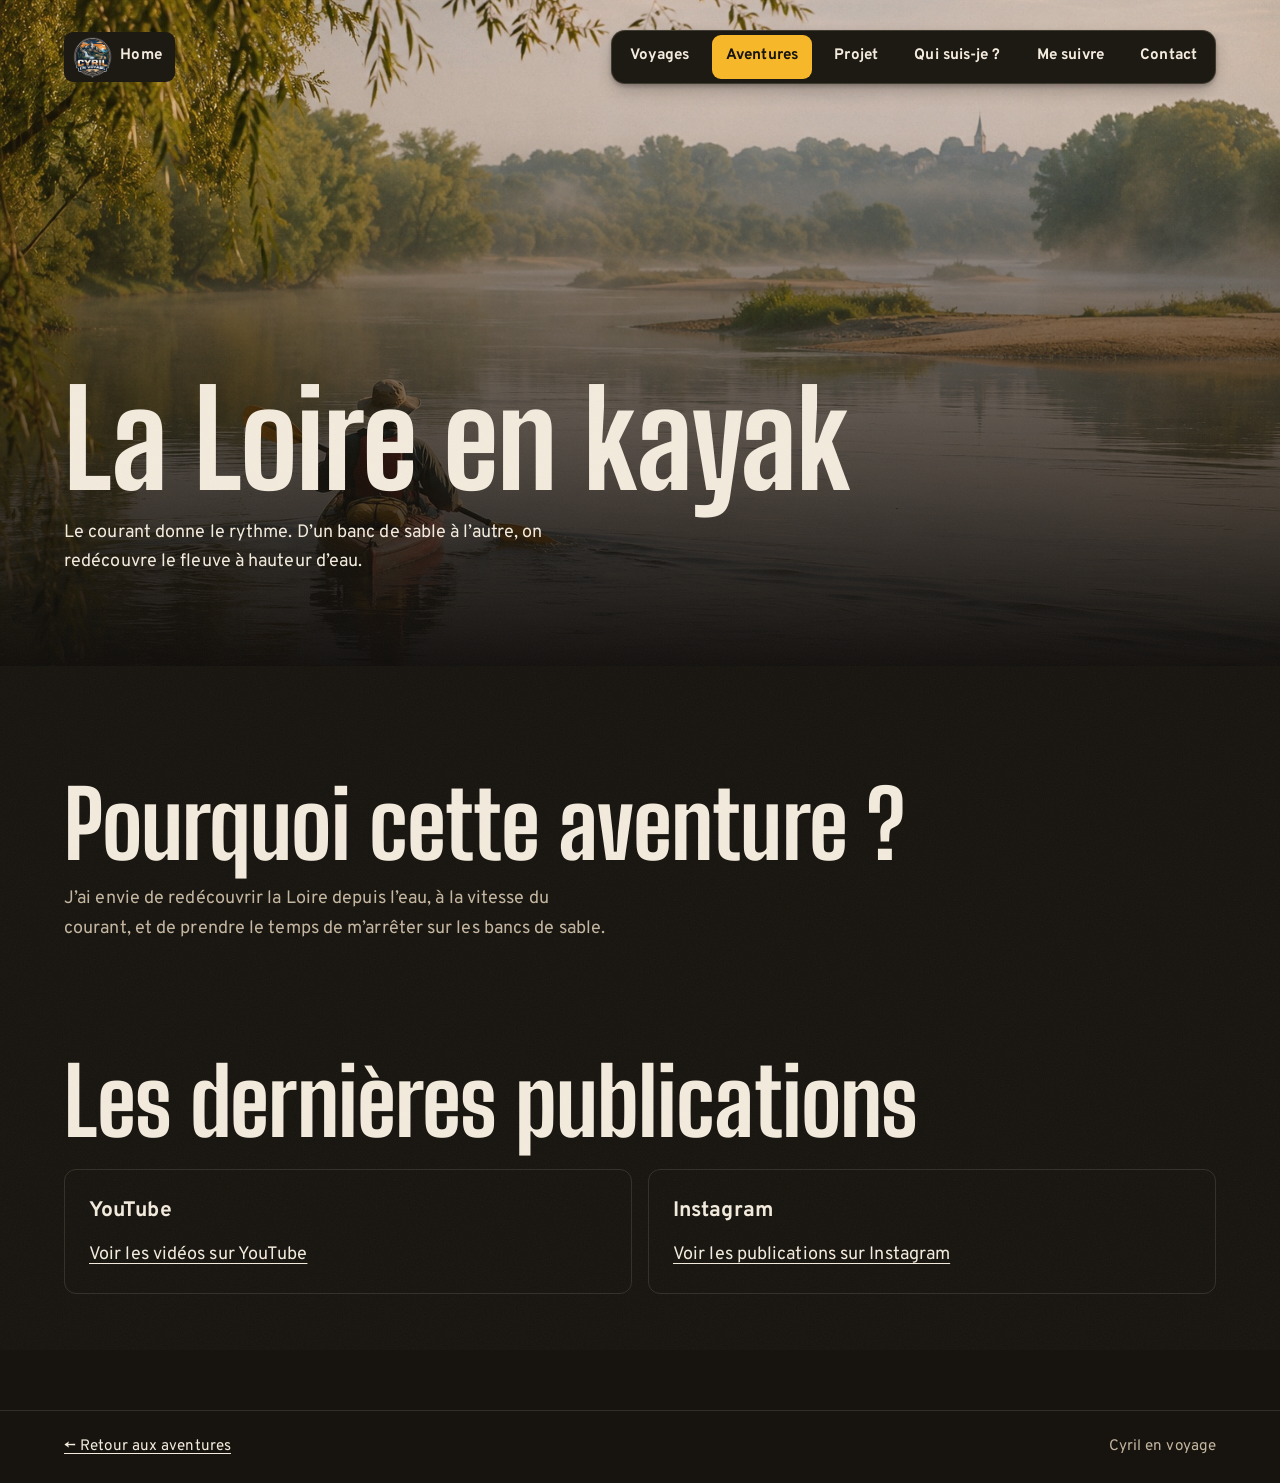
<file: aventure-loire.html>
<!doctype html>
<html lang="fr">
<head>
<meta charset="utf-8">
<meta name="viewport" content="width=device-width, initial-scale=1, viewport-fit=cover">
<title>La Loire en kayak · Cyril en voyage</title>
<meta name="description" content="Le courant donne le rythme. D’un banc de sable à l’autre, on redécouvre le fleuve à hauteur d’eau.">
<meta name="theme-color" content="#17140f">
<link rel="icon" href="data:image/svg+xml,<svg xmlns='http://www.w3.org/2000/svg' viewBox='0 0 32 32'><rect width='32' height='32' rx='7' fill='%2317140f'/><path d='M16 4v24' stroke='%23f6b72b' stroke-width='3' stroke-dasharray='4 4'/></svg>">
<link rel="preconnect" href="https://fonts.googleapis.com">
<link rel="preconnect" href="https://fonts.gstatic.com" crossorigin>
<link href="https://fonts.googleapis.com/css2?family=Big+Shoulders+Display:wght@500..900&family=Overpass:ital,wght@0,400..800;1,400..600&display=swap" rel="stylesheet">
<link rel="stylesheet" href="scrollcraft.css">
<link rel="stylesheet" href="site.css">
</head>
<body class="inner-page">
<a class="skip" href="#contenu">Aller au contenu</a>
<div class="sc-grain" aria-hidden="true"></div>
<header class="site-header">
  <a class="site-home" href="index.html" aria-label="Home · Retour à l’accueil">
    <img src="assets/logo-cev.png" width="677" height="369" alt="">
    <span>Home</span>
  </a>
  <nav class="site-nav" aria-label="Navigation principale">
    <a href="voyages.html">Voyages</a>
    <a href="aventures.html" aria-current="page">Aventures</a>
    <a href="projet.html">Projet</a>
    <a href="qui-suis-je.html">Qui suis-je ?</a>
    <a href="me-suivre.html">Me suivre</a>
    <a class="contact-trigger" href="mailto:contact@cyrilenvoyage.com">Contact</a>
  </nav>
</header>
<main id="contenu">
  <section class="page-hero" aria-labelledby="page-title">
    <img class="page-hero__img" src="assets/loire-kayak.jpg" alt="" fetchpriority="high">
    <div class="page-hero__copy">
      <h1 id="page-title" class="t-display t-display--xl">La Loire en kayak</h1>
      <p class="t-body">Le courant donne le rythme. D’un banc de sable à l’autre, on redécouvre le fleuve à hauteur d’eau.</p>
    </div>
  </section>
  <section class="page-content story-motivation" aria-labelledby="motivation-title">
    <h2 id="motivation-title" class="t-display t-display--lg">Pourquoi cette aventure ?</h2>
    <p class="t-body">J’ai envie de redécouvrir la Loire depuis l’eau, à la vitesse du courant, et de prendre le temps de m’arrêter sur les bancs de sable.</p>
  </section>
  <section class="page-content social-updates" aria-labelledby="social-updates-title">
    <h2 id="social-updates-title" class="t-display t-display--lg">Les dernières publications</h2>
    <div class="social-updates__grid">
      <div class="social-updates__card" data-social="youtube">
        <h3>YouTube</h3>
        <a href="https://www.youtube.com/@Cyril-En-Voyage/videos">Voir les vidéos sur YouTube</a>
      </div>
      <div class="social-updates__card" data-social="instagram">
        <h3>Instagram</h3>
        <a href="https://www.instagram.com/cyril_en_voyage/">Voir les publications sur Instagram</a>
      </div>
    </div>
  </section>
</main>
<footer class="page-foot"><a href="aventures.html#loire">← Retour aux aventures</a><span>Cyril en voyage</span></footer>
<script src="contact.js" defer></script>
<script src="social-updates.js" defer></script>
</body>
</html>
</file>
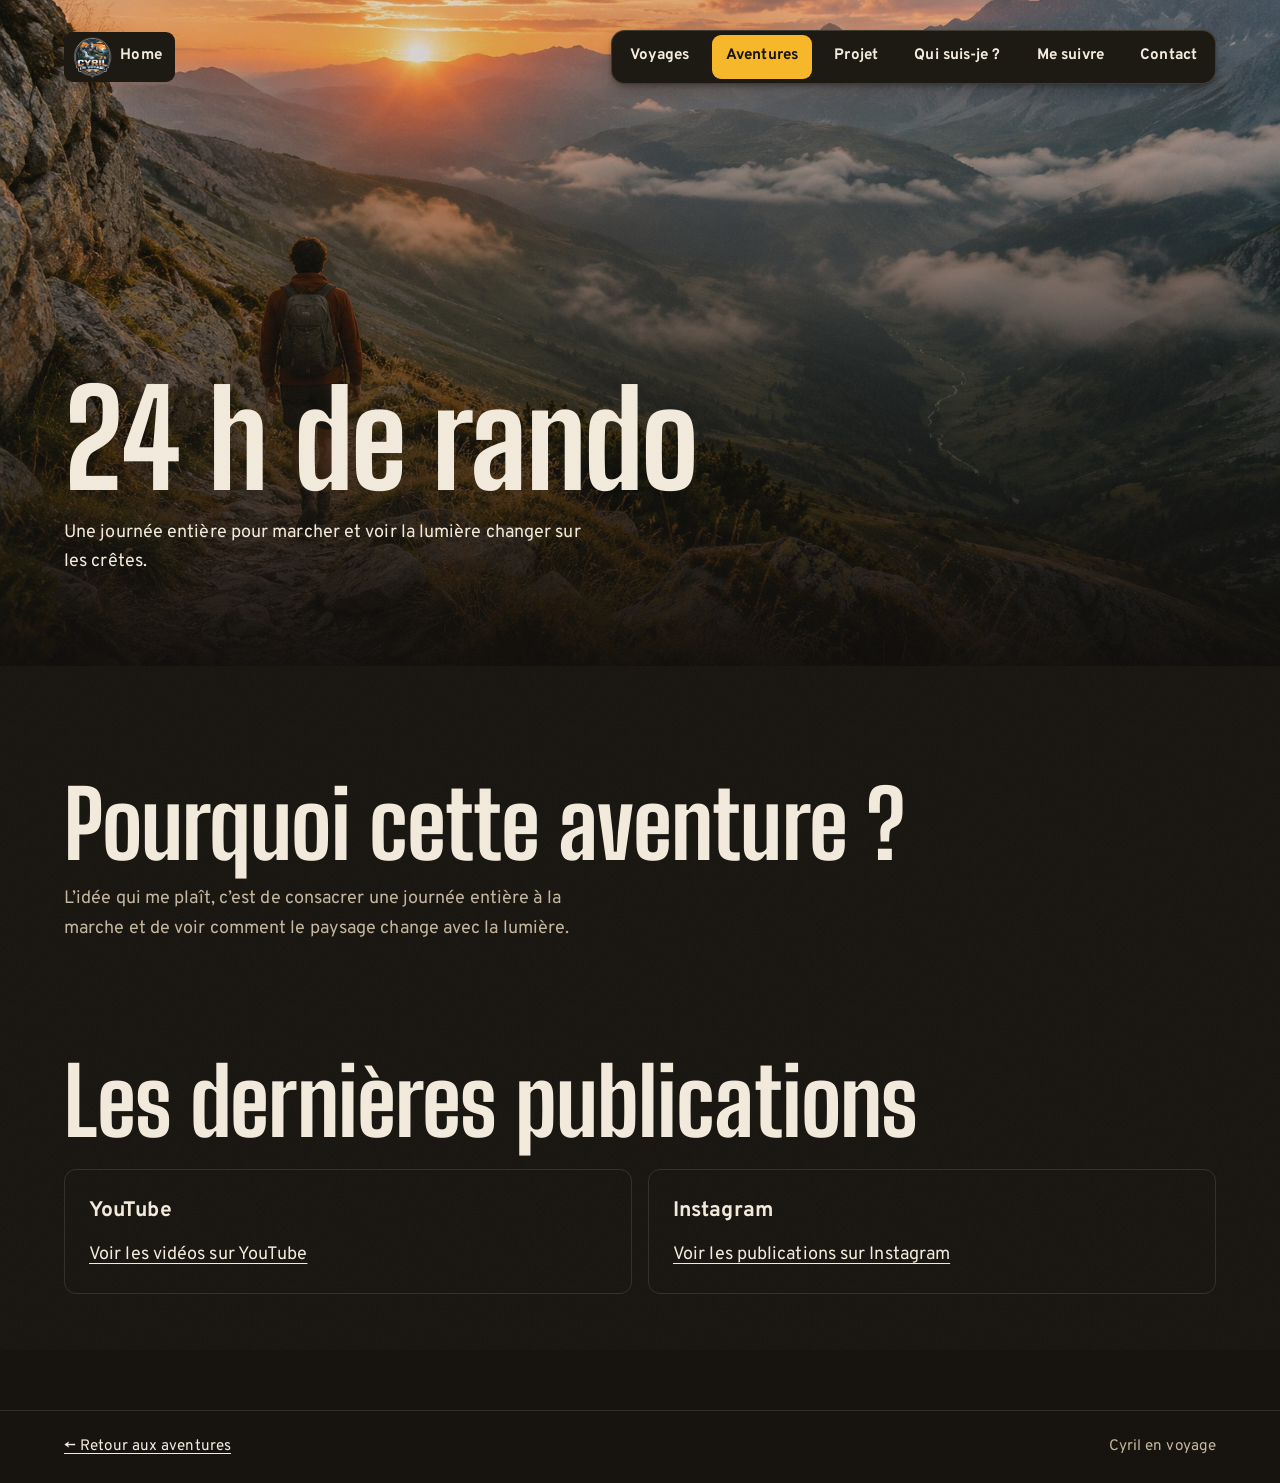
<file: aventure-rando.html>
<!doctype html>
<html lang="fr">
<head>
<meta charset="utf-8">
<meta name="viewport" content="width=device-width, initial-scale=1, viewport-fit=cover">
<title>24 h de rando · Cyril en voyage</title>
<meta name="description" content="Une journée entière pour marcher et voir la lumière changer sur les crêtes.">
<meta name="theme-color" content="#17140f">
<link rel="icon" href="data:image/svg+xml,<svg xmlns='http://www.w3.org/2000/svg' viewBox='0 0 32 32'><rect width='32' height='32' rx='7' fill='%2317140f'/><path d='M16 4v24' stroke='%23f6b72b' stroke-width='3' stroke-dasharray='4 4'/></svg>">
<link rel="preconnect" href="https://fonts.googleapis.com">
<link rel="preconnect" href="https://fonts.gstatic.com" crossorigin>
<link href="https://fonts.googleapis.com/css2?family=Big+Shoulders+Display:wght@500..900&family=Overpass:ital,wght@0,400..800;1,400..600&display=swap" rel="stylesheet">
<link rel="stylesheet" href="scrollcraft.css">
<link rel="stylesheet" href="site.css">
</head>
<body class="inner-page">
<a class="skip" href="#contenu">Aller au contenu</a>
<div class="sc-grain" aria-hidden="true"></div>
<header class="site-header">
  <a class="site-home" href="index.html" aria-label="Home · Retour à l’accueil">
    <img src="assets/logo-cev.png" width="677" height="369" alt="">
    <span>Home</span>
  </a>
  <nav class="site-nav" aria-label="Navigation principale">
    <a href="voyages.html">Voyages</a>
    <a href="aventures.html" aria-current="page">Aventures</a>
    <a href="projet.html">Projet</a>
    <a href="qui-suis-je.html">Qui suis-je ?</a>
    <a href="me-suivre.html">Me suivre</a>
    <a class="contact-trigger" href="mailto:contact@cyrilenvoyage.com">Contact</a>
  </nav>
</header>
<main id="contenu">
  <section class="page-hero" aria-labelledby="page-title">
    <img class="page-hero__img" src="assets/rando-montagne.jpg" alt="" fetchpriority="high">
    <div class="page-hero__copy">
      <h1 id="page-title" class="t-display t-display--xl">24 h de rando</h1>
      <p class="t-body">Une journée entière pour marcher et voir la lumière changer sur les crêtes.</p>
    </div>
  </section>
  <section class="page-content story-motivation" aria-labelledby="motivation-title">
    <h2 id="motivation-title" class="t-display t-display--lg">Pourquoi cette aventure ?</h2>
    <p class="t-body">L’idée qui me plaît, c’est de consacrer une journée entière à la marche et de voir comment le paysage change avec la lumière.</p>
  </section>
  <section class="page-content social-updates" aria-labelledby="social-updates-title">
    <h2 id="social-updates-title" class="t-display t-display--lg">Les dernières publications</h2>
    <div class="social-updates__grid">
      <div class="social-updates__card" data-social="youtube">
        <h3>YouTube</h3>
        <a href="https://www.youtube.com/@Cyril-En-Voyage/videos">Voir les vidéos sur YouTube</a>
      </div>
      <div class="social-updates__card" data-social="instagram">
        <h3>Instagram</h3>
        <a href="https://www.instagram.com/cyril_en_voyage/">Voir les publications sur Instagram</a>
      </div>
    </div>
  </section>
</main>
<footer class="page-foot"><a href="aventures.html#rando">← Retour aux aventures</a><span>Cyril en voyage</span></footer>
<script src="contact.js" defer></script>
<script src="social-updates.js" defer></script>
</body>
</html>
</file>
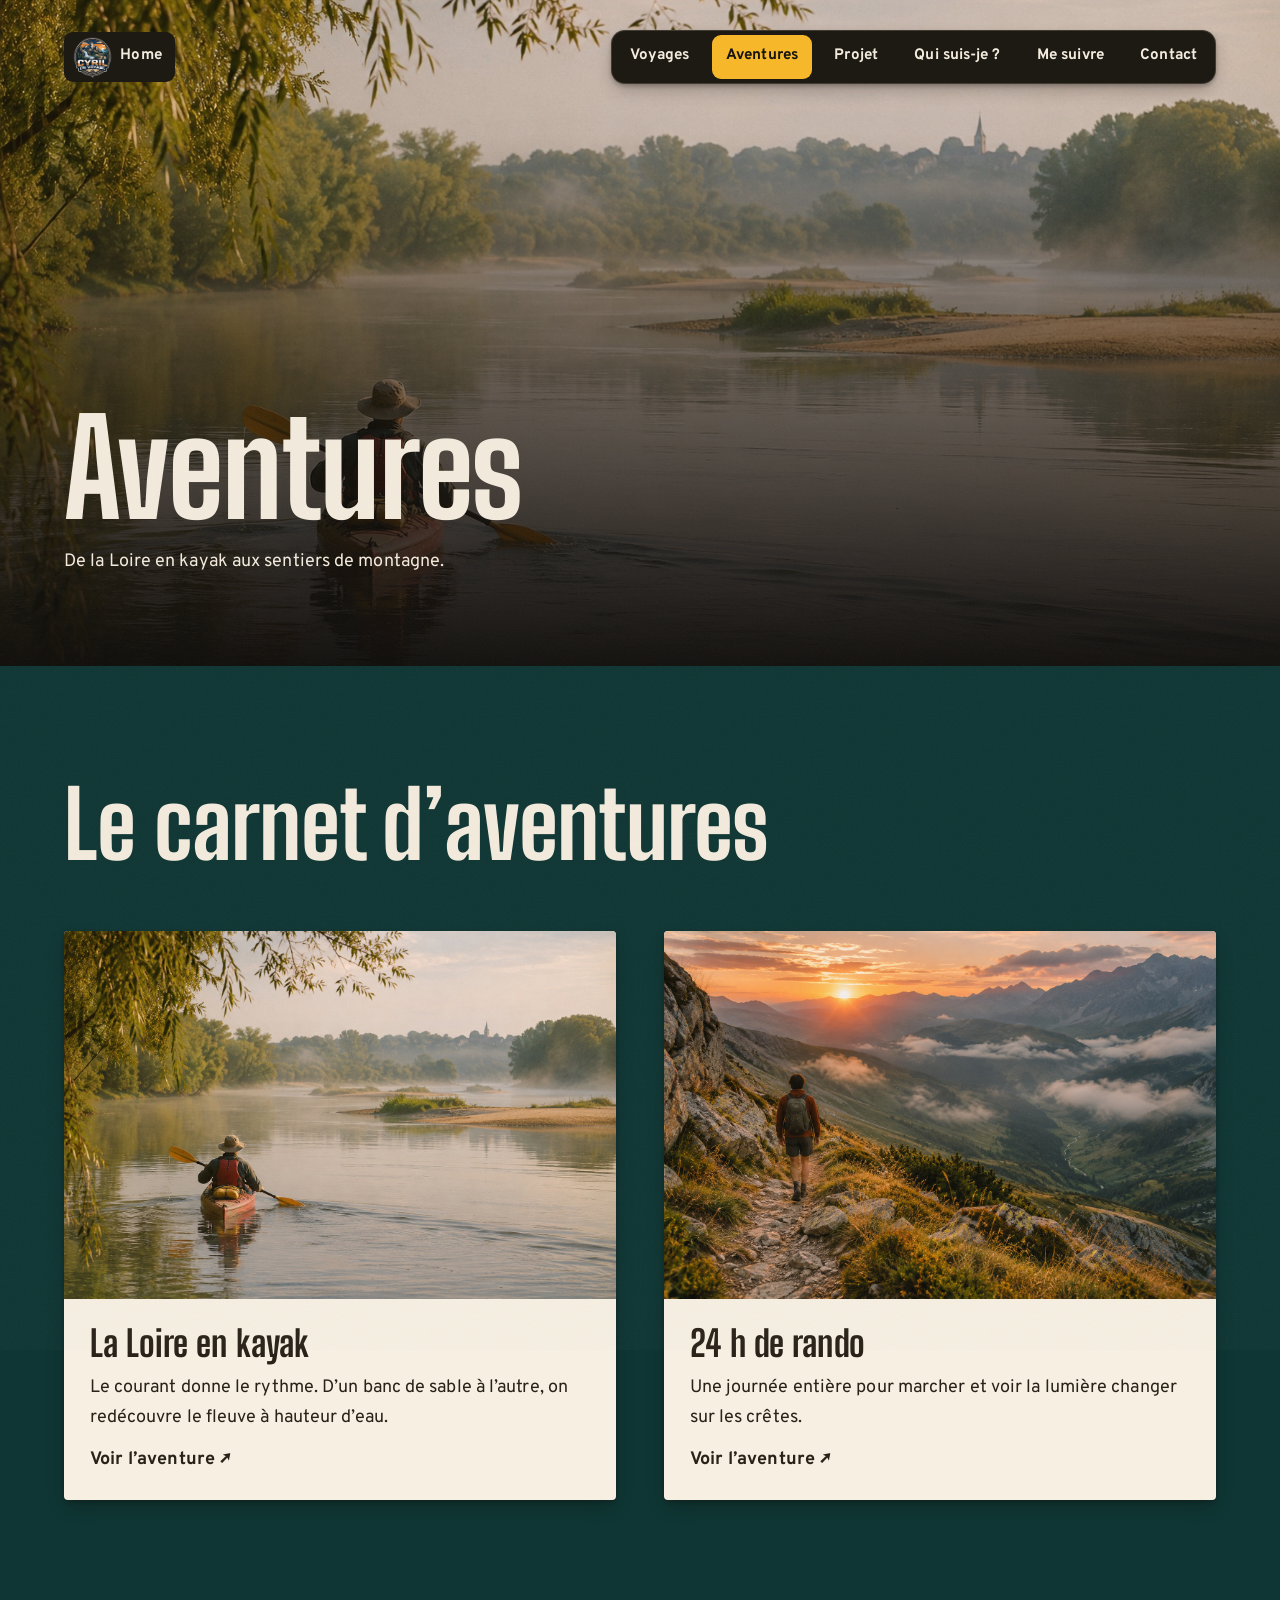
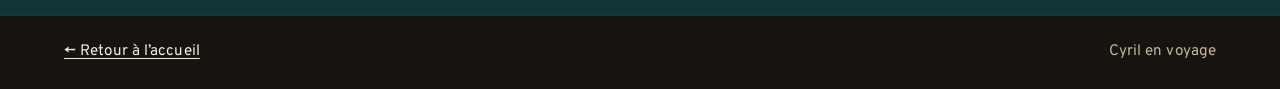
<file: aventures.html>
<!doctype html>
<html lang="fr">
<head>
<meta charset="utf-8">
<meta name="viewport" content="width=device-width, initial-scale=1, viewport-fit=cover">
<title>Aventures · Cyril en voyage</title>
<meta name="description" content="De la Loire en kayak aux sentiers de montagne.">
<meta name="theme-color" content="#17140f">
<link rel="icon" href="data:image/svg+xml,<svg xmlns='http://www.w3.org/2000/svg' viewBox='0 0 32 32'><rect width='32' height='32' rx='7' fill='%2317140f'/><path d='M16 4v24' stroke='%23f6b72b' stroke-width='3' stroke-dasharray='4 4'/></svg>">
<link rel="preconnect" href="https://fonts.googleapis.com">
<link rel="preconnect" href="https://fonts.gstatic.com" crossorigin>
<link href="https://fonts.googleapis.com/css2?family=Big+Shoulders+Display:wght@500..900&family=Overpass:ital,wght@0,400..800;1,400..600&display=swap" rel="stylesheet">
<link rel="stylesheet" href="scrollcraft.css">
<link rel="stylesheet" href="site.css">
</head>
<body class="inner-page">
<a class="skip" href="#contenu">Aller au contenu</a>
<div class="sc-grain" aria-hidden="true"></div>
<header class="site-header">
  <a class="site-home" href="index.html" aria-label="Home · Retour à l’accueil">
    <img src="assets/logo-cev.png" width="677" height="369" alt="">
    <span>Home</span>
  </a>
  <nav class="site-nav" aria-label="Navigation principale">
    <a href="voyages.html">Voyages</a>
    <a href="aventures.html" aria-current="page">Aventures</a>
    <a href="projet.html">Projet</a>
    <a href="qui-suis-je.html">Qui suis-je ?</a>
    <a href="me-suivre.html">Me suivre</a>
    <a class="contact-trigger" href="mailto:contact@cyrilenvoyage.com">Contact</a>
  </nav>
</header>
<main id="contenu">
  <section class="page-hero" aria-labelledby="page-title">
    <img class="page-hero__img" src="assets/loire-kayak.jpg" alt="" fetchpriority="high">
    <div class="page-hero__copy">
      <h1 id="page-title" class="t-display t-display--xl">Aventures</h1>
      <p class="t-body">De la Loire en kayak aux sentiers de montagne.</p>
    </div>
  </section>
  <section class="aventures" aria-labelledby="recits-title">
    <div class="aventures__wrap">
      <h2 id="recits-title" class="t-display t-display--lg">Le carnet d’aventures</h2>
      <div class="aventures__list">
        <article class="aventure" id="loire" aria-labelledby="loire-title">
          <a class="story-card-link" href="aventure-loire.html">
            <img class="aventure__img" src="assets/loire-kayak.jpg" width="1536" height="1024" alt="Un kayak sur la Loire, entre les bancs de sable et les berges dans la brume." loading="lazy">
            <div class="aventure__caption">
              <h3 class="aventure__title" id="loire-title">La Loire en kayak</h3>
              <p>Le courant donne le rythme. D’un banc de sable à l’autre, on redécouvre le fleuve à hauteur d’eau.</p>
              <span class="story-card-cta">Voir l’aventure <span aria-hidden="true">↗</span></span>
            </div>
          </a>
        </article>
        <article class="aventure" id="rando" aria-labelledby="rando-title">
          <a class="story-card-link" href="aventure-rando.html">
            <img class="aventure__img" src="assets/rando-montagne.jpg" width="1536" height="1024" alt="Une silhouette marche sur un sentier de montagne au-dessus des nuages." loading="lazy">
            <div class="aventure__caption">
              <h3 class="aventure__title" id="rando-title">24 h de rando</h3>
              <p>Une journée entière pour marcher et voir la lumière changer sur les crêtes.</p>
              <span class="story-card-cta">Voir l’aventure <span aria-hidden="true">↗</span></span>
            </div>
          </a>
        </article>
      </div>
    </div>
  </section>
</main>
<footer class="page-foot"><a href="index.html">← Retour à l’accueil</a><span>Cyril en voyage</span></footer>
<script src="contact.js" defer></script>
</body>
</html>
</file>
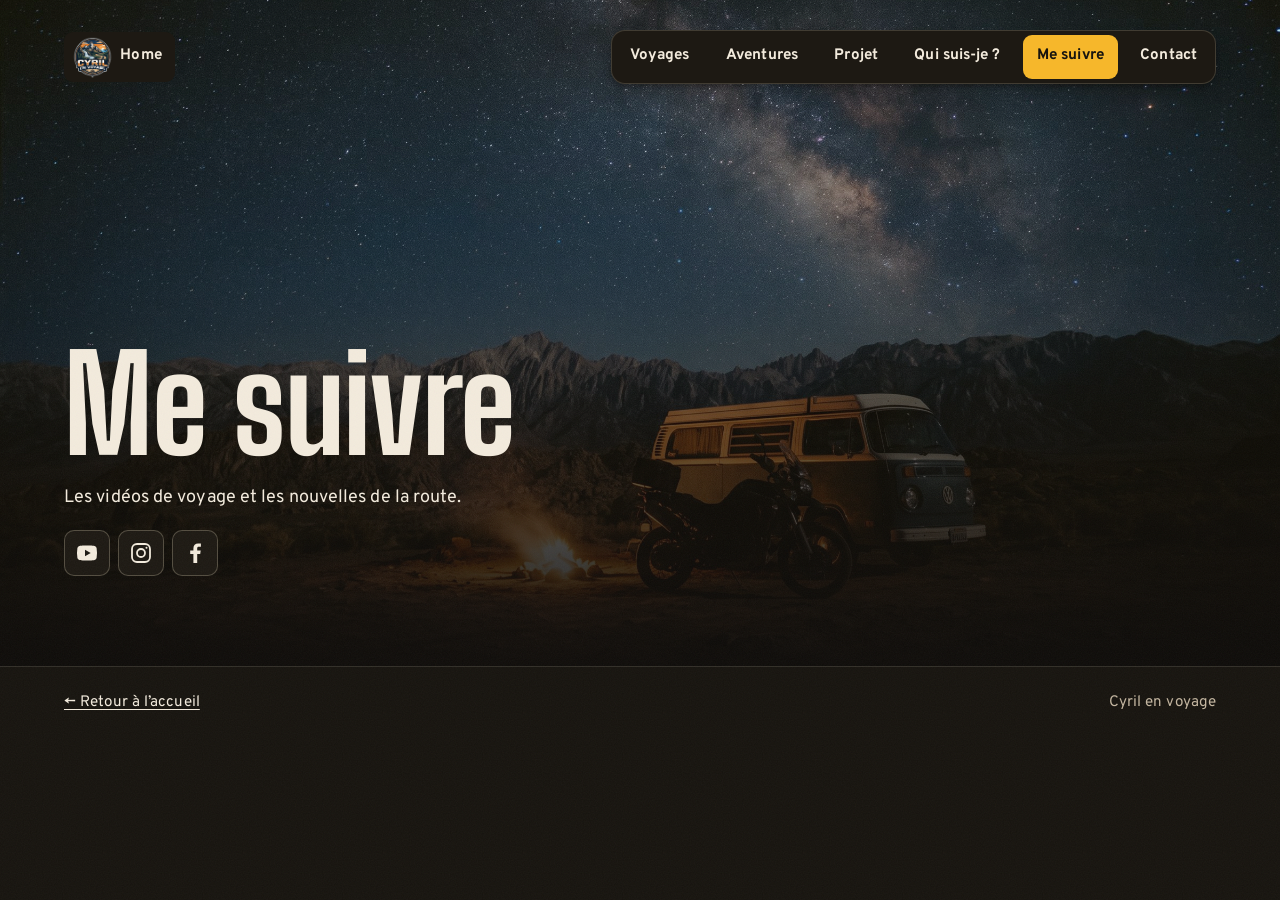
<file: me-suivre.html>
<!doctype html>
<html lang="fr">
<head>
<meta charset="utf-8">
<meta name="viewport" content="width=device-width, initial-scale=1, viewport-fit=cover">
<title>Me suivre · Cyril en voyage</title>
<meta name="description" content="Les vidéos de voyage et les nouvelles de la route.">
<meta name="theme-color" content="#17140f">
<link rel="icon" href="data:image/svg+xml,<svg xmlns='http://www.w3.org/2000/svg' viewBox='0 0 32 32'><rect width='32' height='32' rx='7' fill='%2317140f'/><path d='M16 4v24' stroke='%23f6b72b' stroke-width='3' stroke-dasharray='4 4'/></svg>">
<link rel="preconnect" href="https://fonts.googleapis.com">
<link rel="preconnect" href="https://fonts.gstatic.com" crossorigin>
<link href="https://fonts.googleapis.com/css2?family=Big+Shoulders+Display:wght@500..900&family=Overpass:ital,wght@0,400..800;1,400..600&display=swap" rel="stylesheet">
<link rel="stylesheet" href="scrollcraft.css">
<link rel="stylesheet" href="site.css">
</head>
<body class="inner-page">
<a class="skip" href="#contenu">Aller au contenu</a>
<div class="sc-grain" aria-hidden="true"></div>
<header class="site-header">
  <a class="site-home" href="index.html" aria-label="Home · Retour à l’accueil">
    <img src="assets/logo-cev.png" width="677" height="369" alt="">
    <span>Home</span>
  </a>
  <nav class="site-nav" aria-label="Navigation principale">
    <a href="voyages.html">Voyages</a>
    <a href="aventures.html">Aventures</a>
    <a href="projet.html">Projet</a>
    <a href="qui-suis-je.html">Qui suis-je ?</a>
    <a href="me-suivre.html" aria-current="page">Me suivre</a>
    <a class="contact-trigger" href="mailto:contact@cyrilenvoyage.com">Contact</a>
  </nav>
</header>
<main id="contenu">
  <section class="page-hero" aria-labelledby="page-title">
    <img class="page-hero__img" src="assets/camp.jpg" alt="" fetchpriority="high">
    <div class="page-hero__copy">
      <h1 id="page-title" class="t-display t-display--xl">Me suivre</h1>
      <p class="t-body">Les vidéos de voyage et les nouvelles de la route.</p>
      <ul class="social-icons" aria-label="Mes réseaux">
        <li><a href="https://www.youtube.com/@Cyril-En-Voyage?sub_confirmation=1" target="_blank" rel="noopener" aria-label="S’abonner sur YouTube" title="S’abonner sur YouTube">
          <svg viewBox="0 0 24 24" aria-hidden="true"><use href="assets/social-icons.svg#youtube"/></svg>
        </a></li>
        <li><a href="https://www.instagram.com/cyril_en_voyage/" target="_blank" rel="noopener" aria-label="Suivre sur Instagram" title="Instagram">
          <svg viewBox="0 0 24 24" aria-hidden="true"><use href="assets/social-icons.svg#instagram"/></svg>
        </a></li>
        <li><a href="https://www.facebook.com/profile.php?id=61595673382728" target="_blank" rel="noopener" aria-label="Suivre sur Facebook" title="Facebook">
          <svg viewBox="0 0 24 24" aria-hidden="true"><use href="assets/social-icons.svg#facebook"/></svg>
        </a></li>
      </ul>
    </div>
  </section>
</main>
<footer class="page-foot"><a href="index.html">← Retour à l’accueil</a><span>Cyril en voyage</span></footer>
<script src="contact.js" defer></script>
</body>
</html>
</file>
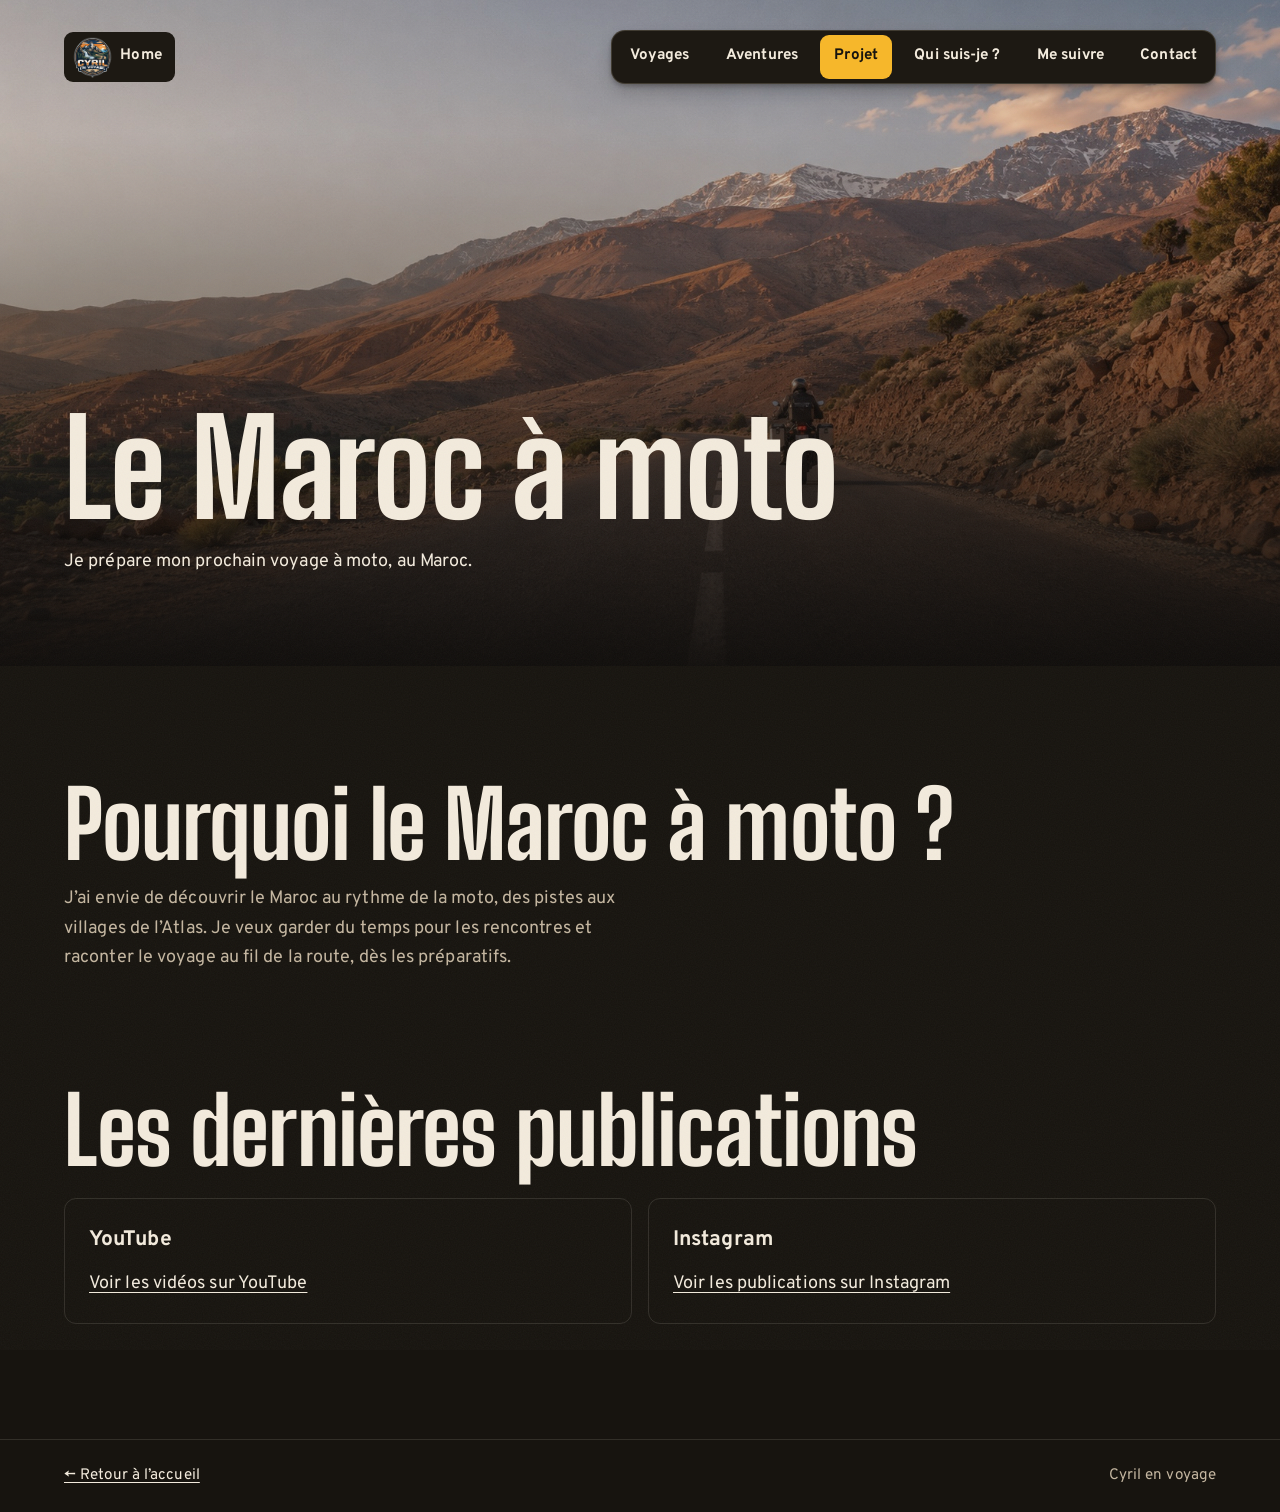
<file: projet.html>
<!doctype html>
<html lang="fr">
<head>
<meta charset="utf-8">
<meta name="viewport" content="width=device-width, initial-scale=1, viewport-fit=cover">
<title>Le Maroc à moto · Cyril en voyage</title>
<meta name="description" content="Je prépare mon prochain voyage à moto, au Maroc.">
<meta name="theme-color" content="#17140f">
<link rel="icon" href="data:image/svg+xml,<svg xmlns='http://www.w3.org/2000/svg' viewBox='0 0 32 32'><rect width='32' height='32' rx='7' fill='%2317140f'/><path d='M16 4v24' stroke='%23f6b72b' stroke-width='3' stroke-dasharray='4 4'/></svg>">
<link rel="preconnect" href="https://fonts.googleapis.com">
<link rel="preconnect" href="https://fonts.gstatic.com" crossorigin>
<link href="https://fonts.googleapis.com/css2?family=Big+Shoulders+Display:wght@500..900&family=Overpass:ital,wght@0,400..800;1,400..600&display=swap" rel="stylesheet">
<link rel="stylesheet" href="scrollcraft.css">
<link rel="stylesheet" href="site.css">
</head>
<body class="inner-page">
<a class="skip" href="#contenu">Aller au contenu</a>
<div class="sc-grain" aria-hidden="true"></div>
<header class="site-header">
  <a class="site-home" href="index.html" aria-label="Home · Retour à l’accueil">
    <img src="assets/logo-cev.png" width="677" height="369" alt="">
    <span>Home</span>
  </a>
  <nav class="site-nav" aria-label="Navigation principale">
    <a href="voyages.html">Voyages</a>
    <a href="aventures.html">Aventures</a>
    <a href="projet.html" aria-current="page">Projet</a>
    <a href="qui-suis-je.html">Qui suis-je ?</a>
    <a href="me-suivre.html">Me suivre</a>
    <a class="contact-trigger" href="mailto:contact@cyrilenvoyage.com">Contact</a>
  </nav>
</header>
<main id="contenu">
  <section class="page-hero" aria-labelledby="page-title">
    <img class="page-hero__img" src="assets/maroc.jpg" alt="" fetchpriority="high">
    <div class="page-hero__copy">
      <h1 id="page-title" class="t-display t-display--xl">Le Maroc à moto</h1>
      <p class="t-body">Je prépare mon prochain voyage à moto, au Maroc.</p>
    </div>
  </section>
  <section class="page-content project-motivation" aria-labelledby="motivation-title">
    <h2 id="motivation-title" class="t-display t-display--lg">Pourquoi le Maroc à moto ?</h2>
    <p class="t-body">J’ai envie de découvrir le Maroc au rythme de la moto, des pistes aux villages de l’Atlas. Je veux garder du temps pour les rencontres et raconter le voyage au fil de la route, dès les préparatifs.</p>
  </section>
  <section class="page-content social-updates" aria-labelledby="social-updates-title">
    <h2 id="social-updates-title" class="t-display t-display--lg">Les dernières publications</h2>
    <div class="social-updates__grid">
      <div class="social-updates__card" data-social="youtube">
        <h3>YouTube</h3>
        <a href="https://www.youtube.com/@Cyril-En-Voyage/videos">Voir les vidéos sur YouTube</a>
      </div>
      <div class="social-updates__card" data-social="instagram">
        <h3>Instagram</h3>
        <a href="https://www.instagram.com/cyril_en_voyage/">Voir les publications sur Instagram</a>
      </div>
    </div>
  </section>
</main>
<footer class="page-foot"><a href="index.html">← Retour à l’accueil</a><span>Cyril en voyage</span></footer>
<script src="contact.js" defer></script>
<script src="social-updates.js" defer></script>
</body>
</html>
</file>
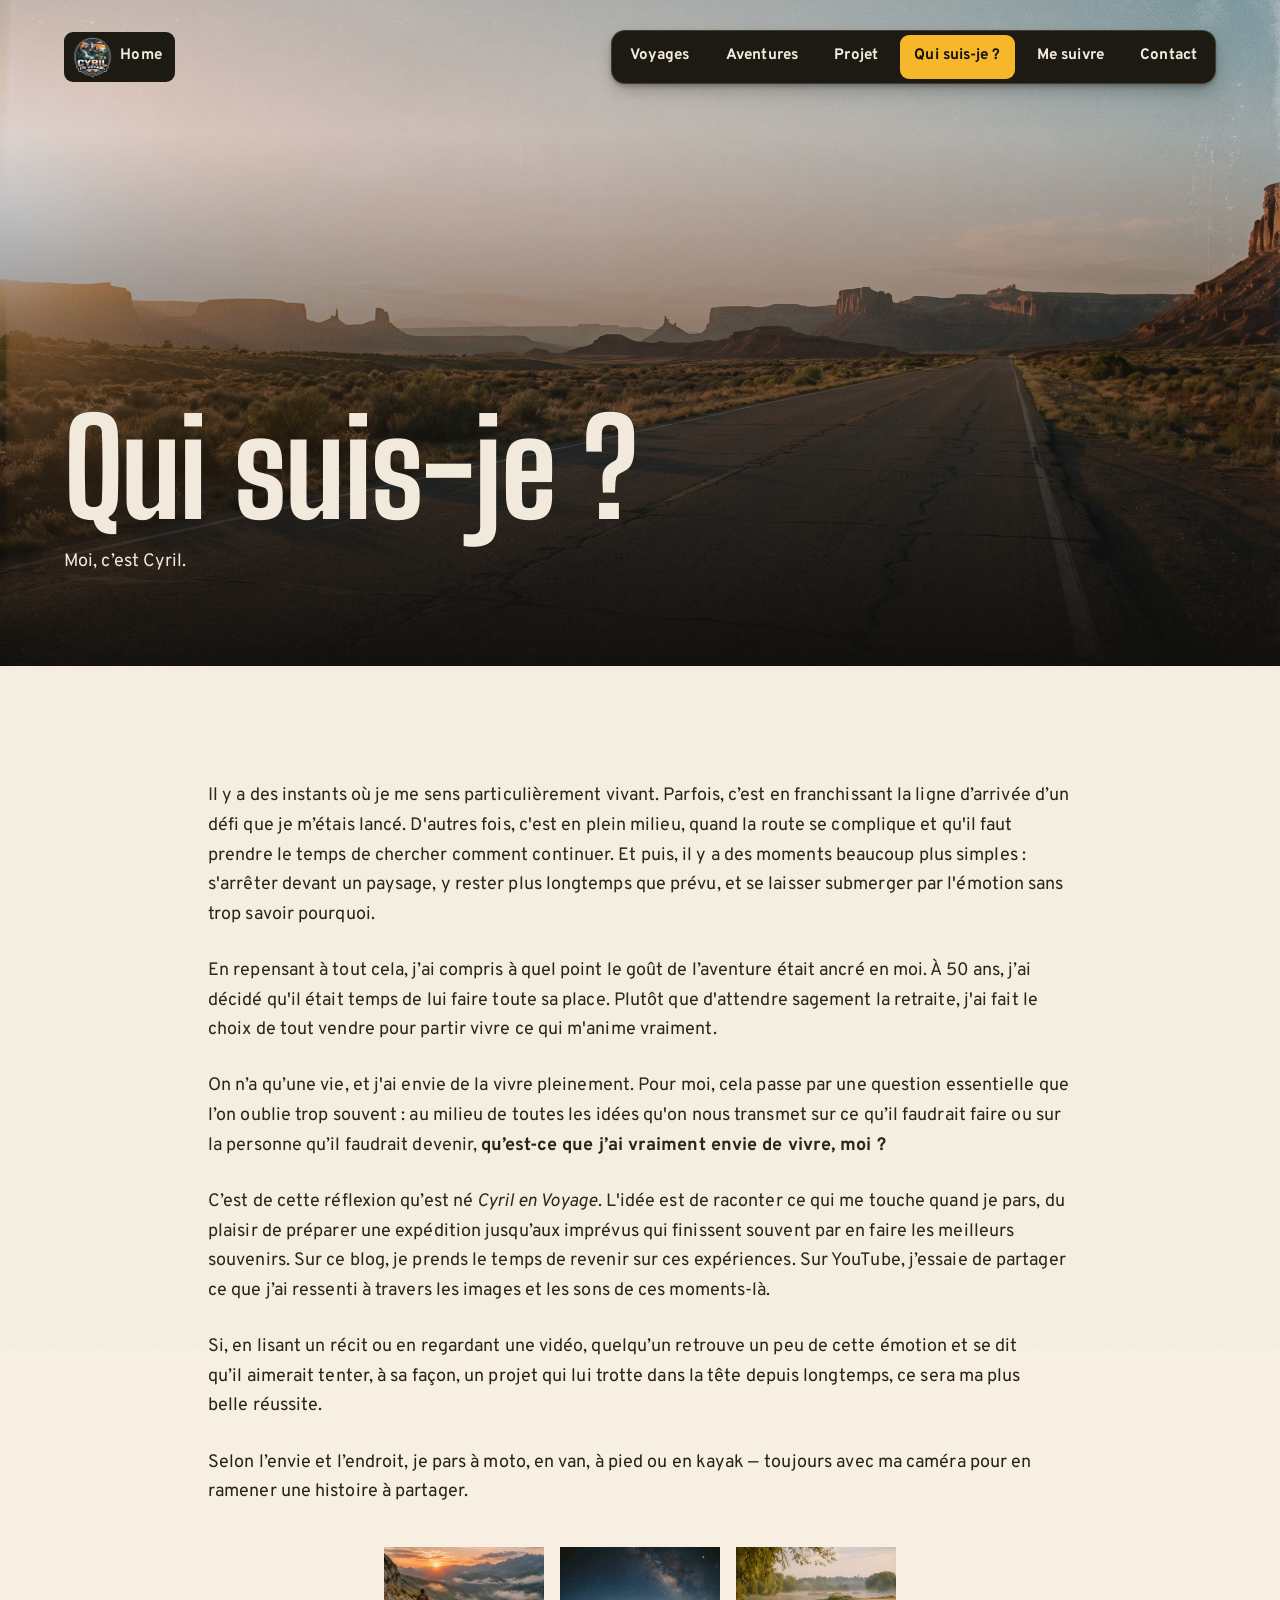
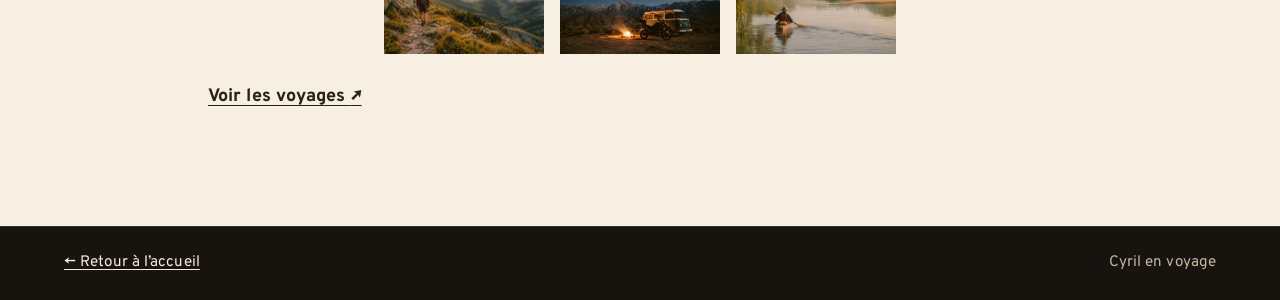
<file: qui-suis-je.html>
<!doctype html>
<html lang="fr">
<head>
<meta charset="utf-8">
<meta name="viewport" content="width=device-width, initial-scale=1, viewport-fit=cover">
<title>Qui suis-je ? · Cyril en voyage</title>
<meta name="description" content="Moi, c’est Cyril. À 50 ans, j’ai choisi de tout vendre pour vivre l’aventure et raconter mes voyages sur ce blog et sur YouTube.">
<meta name="theme-color" content="#17140f">
<link rel="icon" href="data:image/svg+xml,<svg xmlns='http://www.w3.org/2000/svg' viewBox='0 0 32 32'><rect width='32' height='32' rx='7' fill='%2317140f'/><path d='M16 4v24' stroke='%23f6b72b' stroke-width='3' stroke-dasharray='4 4'/></svg>">
<link rel="preconnect" href="https://fonts.googleapis.com">
<link rel="preconnect" href="https://fonts.gstatic.com" crossorigin>
<link href="https://fonts.googleapis.com/css2?family=Big+Shoulders+Display:wght@500..900&family=Overpass:ital,wght@0,400..800;1,400..600&display=swap" rel="stylesheet">
<link rel="stylesheet" href="scrollcraft.css">
<link rel="stylesheet" href="site.css">
</head>
<body class="inner-page">
<a class="skip" href="#contenu">Aller au contenu</a>
<div class="sc-grain" aria-hidden="true"></div>
<header class="site-header">
  <a class="site-home" href="index.html" aria-label="Home · Retour à l’accueil">
    <img src="assets/logo-cev.png" width="677" height="369" alt="">
    <span>Home</span>
  </a>
  <nav class="site-nav" aria-label="Navigation principale">
    <a href="voyages.html">Voyages</a>
    <a href="aventures.html">Aventures</a>
    <a href="projet.html">Projet</a>
    <a href="qui-suis-je.html" aria-current="page">Qui suis-je ?</a>
    <a href="me-suivre.html">Me suivre</a>
    <a class="contact-trigger" href="mailto:contact@cyrilenvoyage.com">Contact</a>
  </nav>
</header>
<main id="contenu">
  <section class="page-hero" aria-labelledby="page-title">
    <img class="page-hero__img" src="assets/hero-plate.jpg" alt="" fetchpriority="high">
    <div class="page-hero__copy">
      <h1 id="page-title" class="t-display t-display--xl">Qui suis-je ?</h1>
      <p class="t-body">Moi, c’est Cyril.</p>
    </div>
  </section>
  <div class="page-content page-content--paper about-story">
    <p class="t-body">Il y a des instants où je me sens particulièrement vivant. Parfois, c’est en franchissant la ligne d’arrivée d’un défi que je m’étais lancé. D'autres fois, c'est en plein milieu, quand la route se complique et qu'il faut prendre le temps de chercher comment continuer. Et puis, il y a des moments beaucoup plus simples : s'arrêter devant un paysage, y rester plus longtemps que prévu, et se laisser submerger par l'émotion sans trop savoir pourquoi.</p>

    <p class="t-body">En repensant à tout cela, j’ai compris à quel point le goût de l’aventure était ancré en moi. À 50 ans, j’ai décidé qu'il était temps de lui faire toute sa place. Plutôt que d'attendre sagement la retraite, j'ai fait le choix de tout vendre pour partir vivre ce qui m'anime vraiment.</p>

    <p class="t-body">On n’a qu’une vie, et j'ai envie de la vivre pleinement. Pour moi, cela passe par une question essentielle que l’on oublie trop souvent : au milieu de toutes les idées qu'on nous transmet sur ce qu’il faudrait faire ou sur la personne qu’il faudrait devenir, <strong>qu’est-ce que j’ai vraiment envie de vivre, moi ?</strong></p>

    <p class="t-body">C’est de cette réflexion qu’est né <em>Cyril en Voyage</em>. L'idée est de raconter ce qui me touche quand je pars, du plaisir de préparer une expédition jusqu’aux imprévus qui finissent souvent par en faire les meilleurs souvenirs. Sur ce blog, je prends le temps de revenir sur ces expériences. Sur YouTube, j’essaie de partager ce que j’ai ressenti à travers les images et les sons de ces moments-là.</p>

    <p class="t-body">Si, en lisant un récit ou en regardant une vidéo, quelqu’un retrouve un peu de cette émotion et se dit qu’il aimerait tenter, à sa façon, un projet qui lui trotte dans la tête depuis longtemps, ce sera ma plus belle réussite.</p>

    <p class="t-body">Selon l’envie et l’endroit, je pars à moto, en van, à pied ou en kayak — toujours avec ma caméra pour en ramener une histoire à partager.</p>

    <div class="about-story__photos">
      <img src="assets/rando-montagne.jpg" width="1536" height="1024" alt="Une silhouette marche sur un sentier de montagne au-dessus des nuages." loading="lazy">
      <img src="assets/camp.jpg" width="2400" height="1340" alt="Un van et une moto au bivouac sous les étoiles, près d’un feu de camp." loading="lazy">
      <img src="assets/loire-kayak.jpg" width="1536" height="1024" alt="Un kayak sur la Loire, entre les bancs de sable et les berges dans la brume." loading="lazy">
    </div>

    <p class="t-body"><a class="text-link" href="voyages.html">Voir les voyages <span aria-hidden="true">↗</span></a></p>
  </div>
</main>
<footer class="page-foot"><a href="index.html">← Retour à l’accueil</a><span>Cyril en voyage</span></footer>
<script src="contact.js" defer></script>
</body>
</html>
</file>
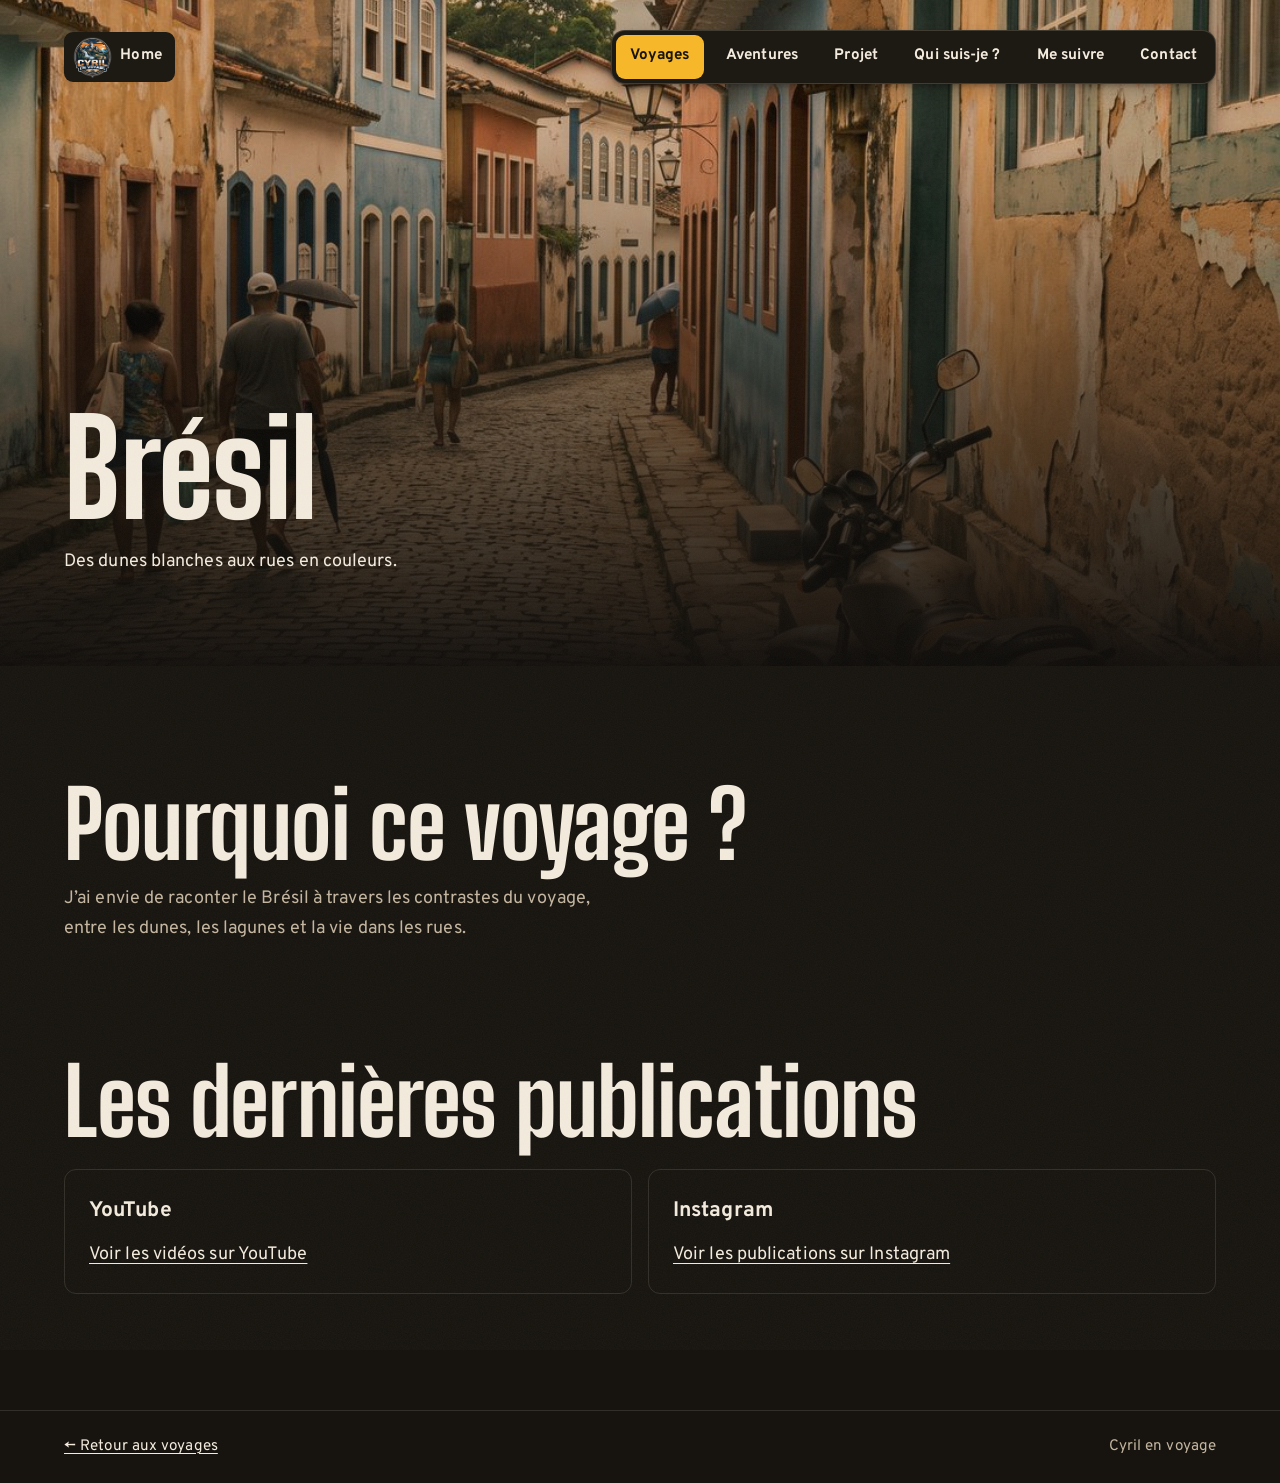
<file: voyage-bresil.html>
<!doctype html>
<html lang="fr">
<head>
<meta charset="utf-8">
<meta name="viewport" content="width=device-width, initial-scale=1, viewport-fit=cover">
<title>Brésil · Cyril en voyage</title>
<meta name="description" content="Des dunes blanches aux rues en couleurs.">
<meta name="theme-color" content="#17140f">
<link rel="icon" href="data:image/svg+xml,<svg xmlns='http://www.w3.org/2000/svg' viewBox='0 0 32 32'><rect width='32' height='32' rx='7' fill='%2317140f'/><path d='M16 4v24' stroke='%23f6b72b' stroke-width='3' stroke-dasharray='4 4'/></svg>">
<link rel="preconnect" href="https://fonts.googleapis.com">
<link rel="preconnect" href="https://fonts.gstatic.com" crossorigin>
<link href="https://fonts.googleapis.com/css2?family=Big+Shoulders+Display:wght@500..900&family=Overpass:ital,wght@0,400..800;1,400..600&display=swap" rel="stylesheet">
<link rel="stylesheet" href="scrollcraft.css">
<link rel="stylesheet" href="site.css">
</head>
<body class="inner-page">
<a class="skip" href="#contenu">Aller au contenu</a>
<div class="sc-grain" aria-hidden="true"></div>
<header class="site-header">
  <a class="site-home" href="index.html" aria-label="Home · Retour à l’accueil">
    <img src="assets/logo-cev.png" width="677" height="369" alt="">
    <span>Home</span>
  </a>
  <nav class="site-nav" aria-label="Navigation principale">
    <a href="voyages.html" aria-current="page">Voyages</a>
    <a href="aventures.html">Aventures</a>
    <a href="projet.html">Projet</a>
    <a href="qui-suis-je.html">Qui suis-je ?</a>
    <a href="me-suivre.html">Me suivre</a>
    <a class="contact-trigger" href="mailto:contact@cyrilenvoyage.com">Contact</a>
  </nav>
</header>
<main id="contenu">
  <section class="page-hero" aria-labelledby="page-title">
    <img class="page-hero__img" src="assets/bresil-2.jpg" alt="" fetchpriority="high">
    <div class="page-hero__copy">
      <h1 id="page-title" class="t-display t-display--xl">Brésil</h1>
      <p class="t-body">Des dunes blanches aux rues en couleurs.</p>
    </div>
  </section>
  <section class="page-content story-motivation" aria-labelledby="motivation-title">
    <h2 id="motivation-title" class="t-display t-display--lg">Pourquoi ce voyage ?</h2>
    <p class="t-body">J’ai envie de raconter le Brésil à travers les contrastes du voyage, entre les dunes, les lagunes et la vie dans les rues.</p>
  </section>
  <section class="page-content social-updates" aria-labelledby="social-updates-title">
    <h2 id="social-updates-title" class="t-display t-display--lg">Les dernières publications</h2>
    <div class="social-updates__grid">
      <div class="social-updates__card" data-social="youtube">
        <h3>YouTube</h3>
        <a href="https://www.youtube.com/@Cyril-En-Voyage/videos">Voir les vidéos sur YouTube</a>
      </div>
      <div class="social-updates__card" data-social="instagram">
        <h3>Instagram</h3>
        <a href="https://www.instagram.com/cyril_en_voyage/">Voir les publications sur Instagram</a>
      </div>
    </div>
  </section>
</main>
<footer class="page-foot"><a href="voyages.html#bresil">← Retour aux voyages</a><span>Cyril en voyage</span></footer>
<script src="contact.js" defer></script>
<script src="social-updates.js" defer></script>
</body>
</html>
</file>
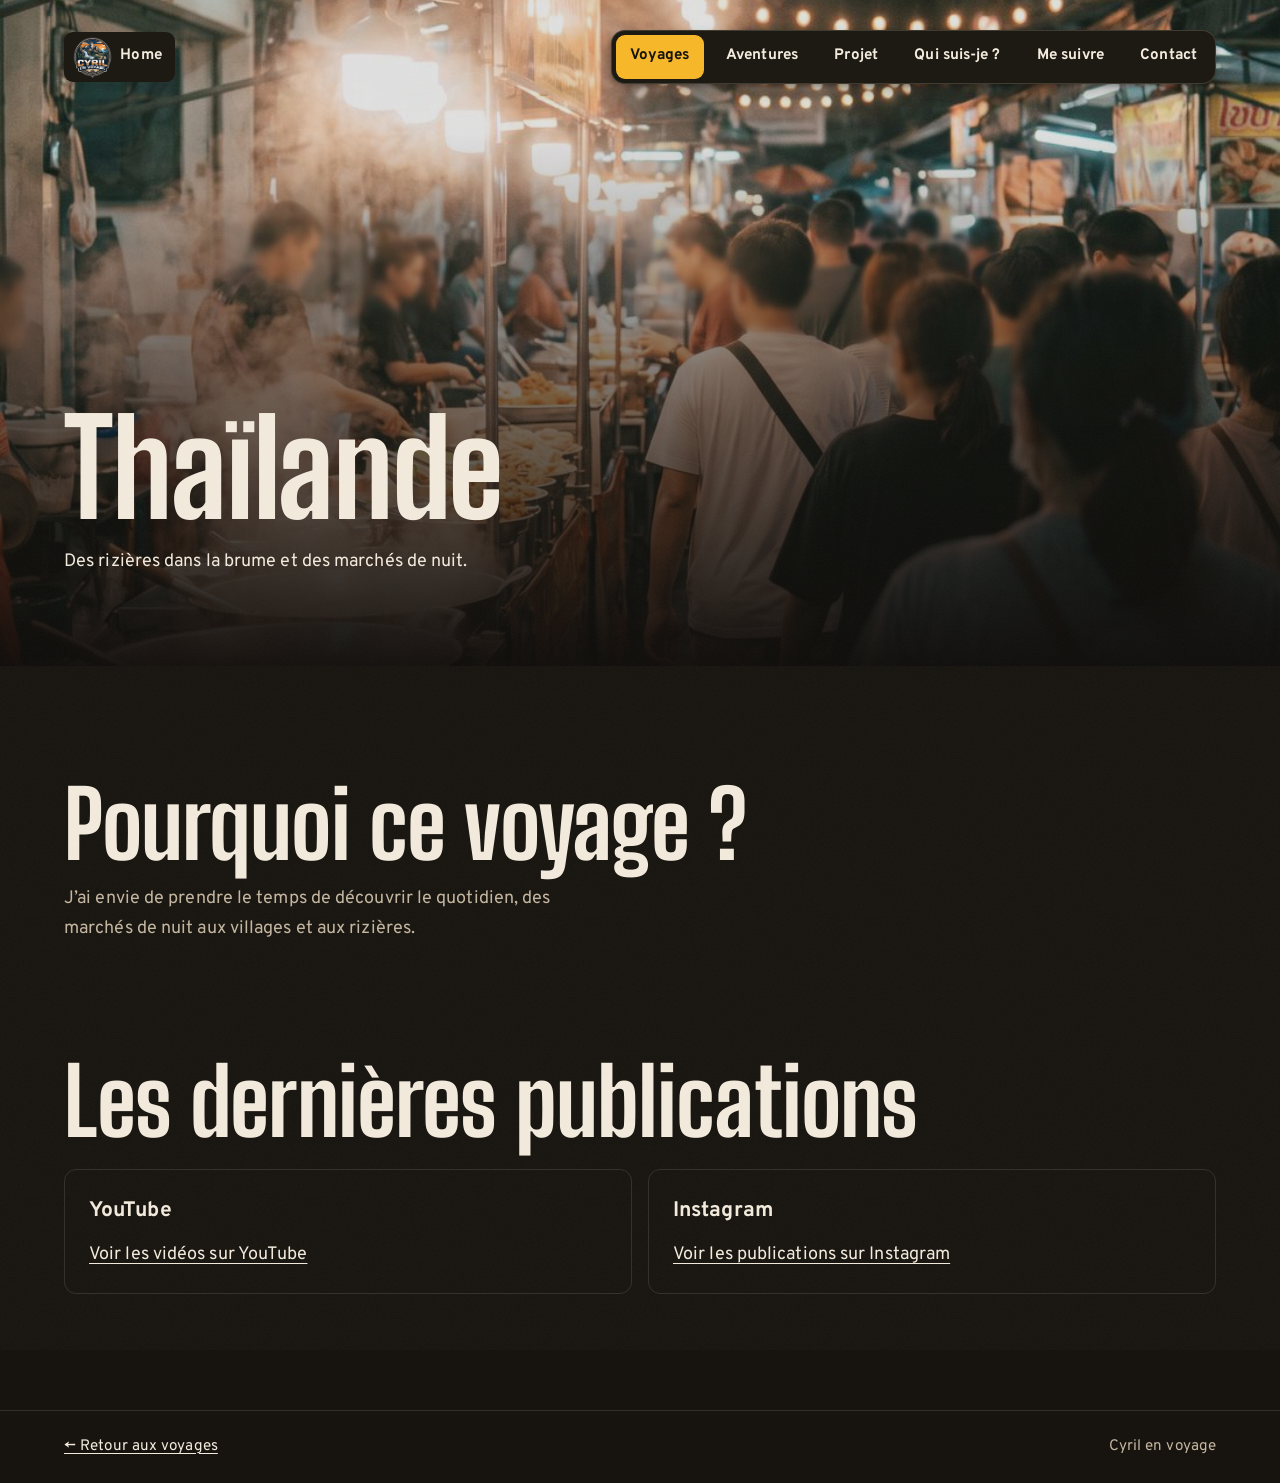
<file: voyage-thailande.html>
<!doctype html>
<html lang="fr">
<head>
<meta charset="utf-8">
<meta name="viewport" content="width=device-width, initial-scale=1, viewport-fit=cover">
<title>Thaïlande · Cyril en voyage</title>
<meta name="description" content="Des rizières dans la brume et des marchés de nuit.">
<meta name="theme-color" content="#17140f">
<link rel="icon" href="data:image/svg+xml,<svg xmlns='http://www.w3.org/2000/svg' viewBox='0 0 32 32'><rect width='32' height='32' rx='7' fill='%2317140f'/><path d='M16 4v24' stroke='%23f6b72b' stroke-width='3' stroke-dasharray='4 4'/></svg>">
<link rel="preconnect" href="https://fonts.googleapis.com">
<link rel="preconnect" href="https://fonts.gstatic.com" crossorigin>
<link href="https://fonts.googleapis.com/css2?family=Big+Shoulders+Display:wght@500..900&family=Overpass:ital,wght@0,400..800;1,400..600&display=swap" rel="stylesheet">
<link rel="stylesheet" href="scrollcraft.css">
<link rel="stylesheet" href="site.css">
</head>
<body class="inner-page">
<a class="skip" href="#contenu">Aller au contenu</a>
<div class="sc-grain" aria-hidden="true"></div>
<header class="site-header">
  <a class="site-home" href="index.html" aria-label="Home · Retour à l’accueil">
    <img src="assets/logo-cev.png" width="677" height="369" alt="">
    <span>Home</span>
  </a>
  <nav class="site-nav" aria-label="Navigation principale">
    <a href="voyages.html" aria-current="page">Voyages</a>
    <a href="aventures.html">Aventures</a>
    <a href="projet.html">Projet</a>
    <a href="qui-suis-je.html">Qui suis-je ?</a>
    <a href="me-suivre.html">Me suivre</a>
    <a class="contact-trigger" href="mailto:contact@cyrilenvoyage.com">Contact</a>
  </nav>
</header>
<main id="contenu">
  <section class="page-hero" aria-labelledby="page-title">
    <img class="page-hero__img" src="assets/thai-2.jpg" alt="" fetchpriority="high">
    <div class="page-hero__copy">
      <h1 id="page-title" class="t-display t-display--xl">Thaïlande</h1>
      <p class="t-body">Des rizières dans la brume et des marchés de nuit.</p>
    </div>
  </section>
  <section class="page-content story-motivation" aria-labelledby="motivation-title">
    <h2 id="motivation-title" class="t-display t-display--lg">Pourquoi ce voyage ?</h2>
    <p class="t-body">J’ai envie de prendre le temps de découvrir le quotidien, des marchés de nuit aux villages et aux rizières.</p>
  </section>
  <section class="page-content social-updates" aria-labelledby="social-updates-title">
    <h2 id="social-updates-title" class="t-display t-display--lg">Les dernières publications</h2>
    <div class="social-updates__grid">
      <div class="social-updates__card" data-social="youtube">
        <h3>YouTube</h3>
        <a href="https://www.youtube.com/@Cyril-En-Voyage/videos">Voir les vidéos sur YouTube</a>
      </div>
      <div class="social-updates__card" data-social="instagram">
        <h3>Instagram</h3>
        <a href="https://www.instagram.com/cyril_en_voyage/">Voir les publications sur Instagram</a>
      </div>
    </div>
  </section>
</main>
<footer class="page-foot"><a href="voyages.html#thailande">← Retour aux voyages</a><span>Cyril en voyage</span></footer>
<script src="contact.js" defer></script>
<script src="social-updates.js" defer></script>
</body>
</html>
</file>
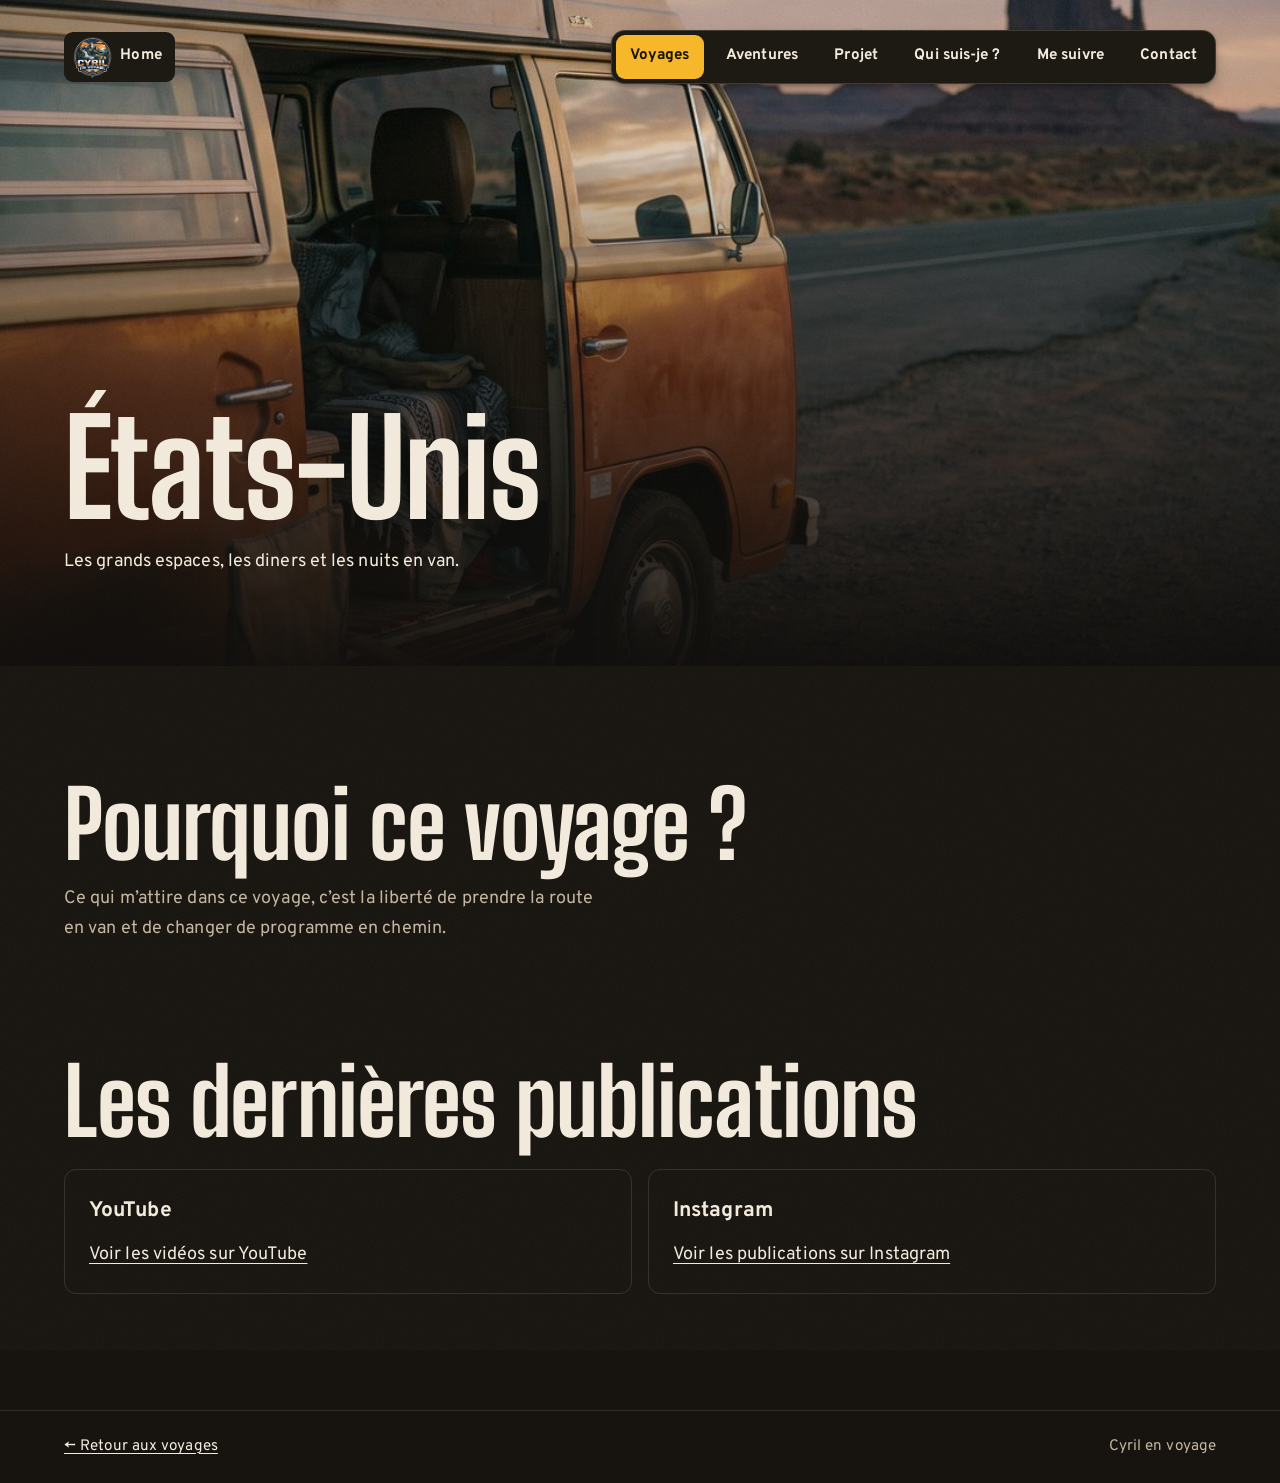
<file: voyage-usa.html>
<!doctype html>
<html lang="fr">
<head>
<meta charset="utf-8">
<meta name="viewport" content="width=device-width, initial-scale=1, viewport-fit=cover">
<title>États-Unis · Cyril en voyage</title>
<meta name="description" content="Les grands espaces, les diners et les nuits en van.">
<meta name="theme-color" content="#17140f">
<link rel="icon" href="data:image/svg+xml,<svg xmlns='http://www.w3.org/2000/svg' viewBox='0 0 32 32'><rect width='32' height='32' rx='7' fill='%2317140f'/><path d='M16 4v24' stroke='%23f6b72b' stroke-width='3' stroke-dasharray='4 4'/></svg>">
<link rel="preconnect" href="https://fonts.googleapis.com">
<link rel="preconnect" href="https://fonts.gstatic.com" crossorigin>
<link href="https://fonts.googleapis.com/css2?family=Big+Shoulders+Display:wght@500..900&family=Overpass:ital,wght@0,400..800;1,400..600&display=swap" rel="stylesheet">
<link rel="stylesheet" href="scrollcraft.css">
<link rel="stylesheet" href="site.css">
</head>
<body class="inner-page">
<a class="skip" href="#contenu">Aller au contenu</a>
<div class="sc-grain" aria-hidden="true"></div>
<header class="site-header">
  <a class="site-home" href="index.html" aria-label="Home · Retour à l’accueil">
    <img src="assets/logo-cev.png" width="677" height="369" alt="">
    <span>Home</span>
  </a>
  <nav class="site-nav" aria-label="Navigation principale">
    <a href="voyages.html" aria-current="page">Voyages</a>
    <a href="aventures.html">Aventures</a>
    <a href="projet.html">Projet</a>
    <a href="qui-suis-je.html">Qui suis-je ?</a>
    <a href="me-suivre.html">Me suivre</a>
    <a class="contact-trigger" href="mailto:contact@cyrilenvoyage.com">Contact</a>
  </nav>
</header>
<main id="contenu">
  <section class="page-hero" aria-labelledby="page-title">
    <img class="page-hero__img" src="assets/usa-1.jpg" alt="" fetchpriority="high">
    <div class="page-hero__copy">
      <h1 id="page-title" class="t-display t-display--xl">États-Unis</h1>
      <p class="t-body">Les grands espaces, les diners et les nuits en van.</p>
    </div>
  </section>
  <section class="page-content story-motivation" aria-labelledby="motivation-title">
    <h2 id="motivation-title" class="t-display t-display--lg">Pourquoi ce voyage ?</h2>
    <p class="t-body">Ce qui m’attire dans ce voyage, c’est la liberté de prendre la route en van et de changer de programme en chemin.</p>
  </section>
  <section class="page-content social-updates" aria-labelledby="social-updates-title">
    <h2 id="social-updates-title" class="t-display t-display--lg">Les dernières publications</h2>
    <div class="social-updates__grid">
      <div class="social-updates__card" data-social="youtube">
        <h3>YouTube</h3>
        <a href="https://www.youtube.com/@Cyril-En-Voyage/videos">Voir les vidéos sur YouTube</a>
      </div>
      <div class="social-updates__card" data-social="instagram">
        <h3>Instagram</h3>
        <a href="https://www.instagram.com/cyril_en_voyage/">Voir les publications sur Instagram</a>
      </div>
    </div>
  </section>
</main>
<footer class="page-foot"><a href="voyages.html#usa">← Retour aux voyages</a><span>Cyril en voyage</span></footer>
<script src="contact.js" defer></script>
<script src="social-updates.js" defer></script>
</body>
</html>
</file>
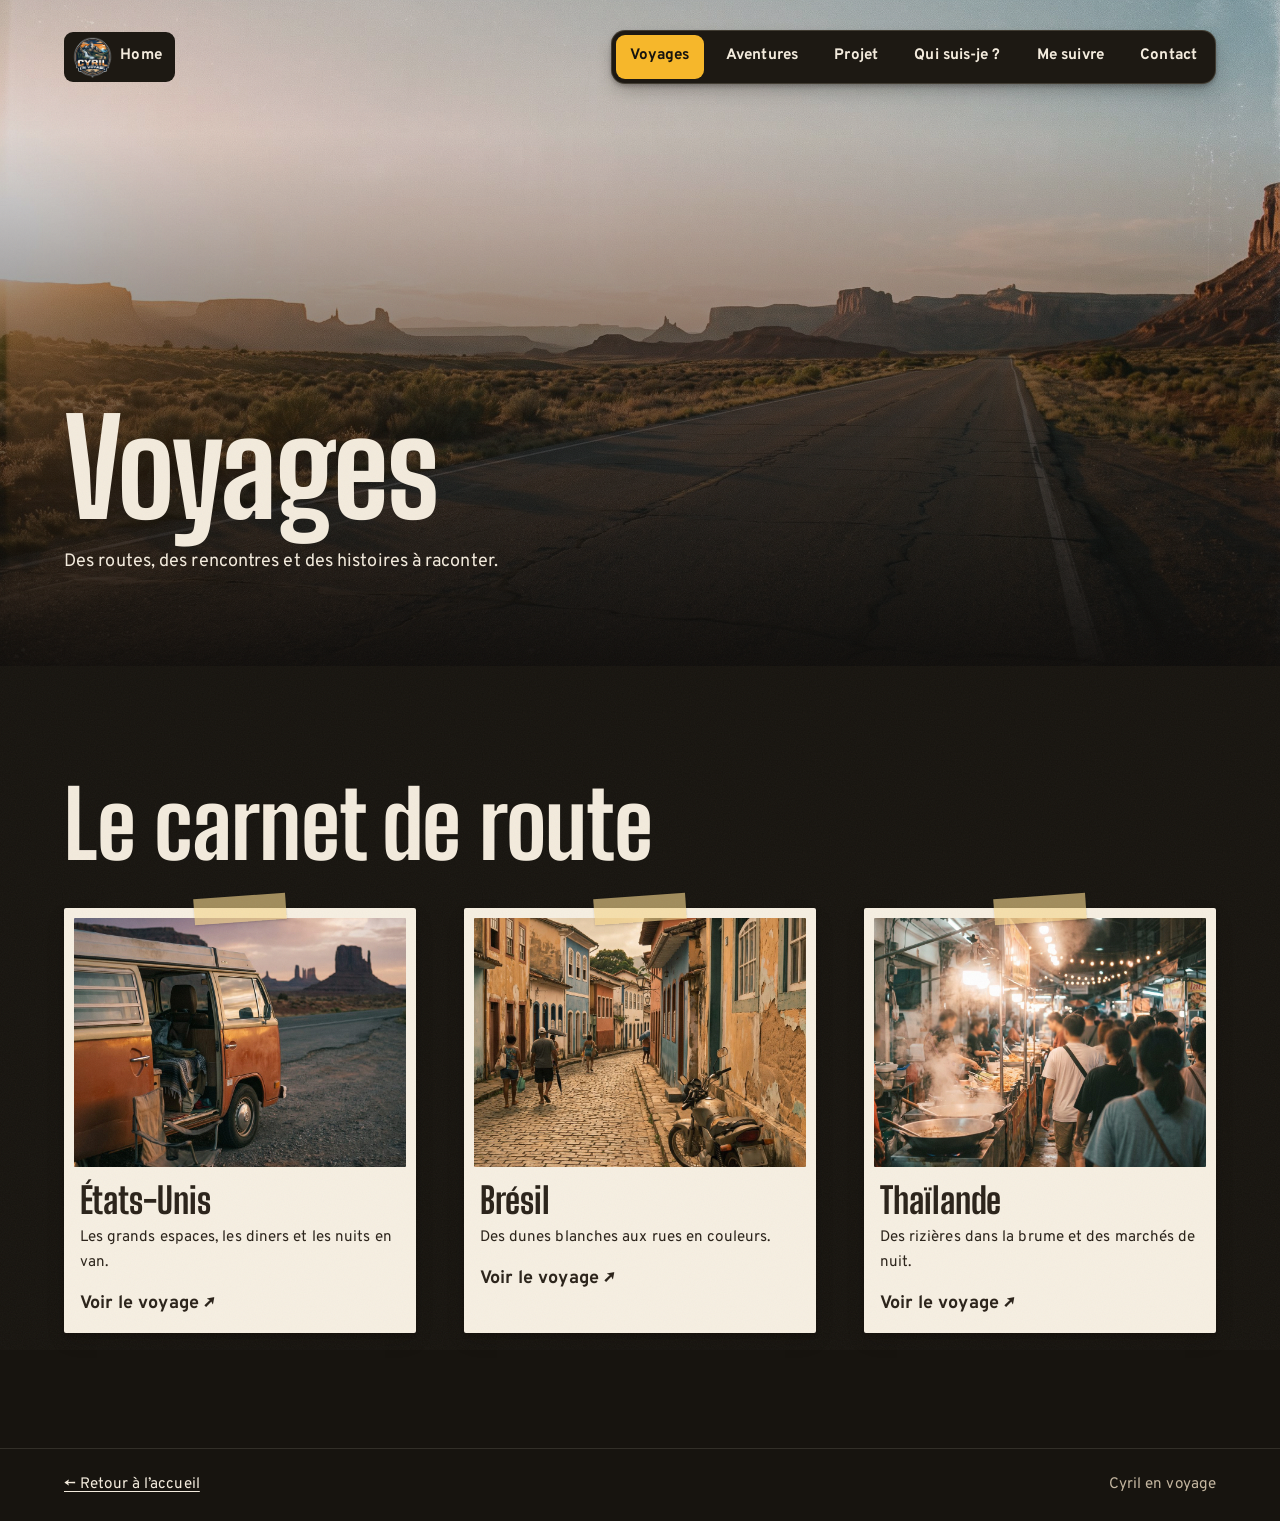
<file: voyages.html>
<!doctype html>
<html lang="fr">
<head>
<meta charset="utf-8">
<meta name="viewport" content="width=device-width, initial-scale=1, viewport-fit=cover">
<title>Voyages · Cyril en voyage</title>
<meta name="description" content="Des routes, des rencontres et des histoires à raconter.">
<meta name="theme-color" content="#17140f">
<link rel="icon" href="data:image/svg+xml,<svg xmlns='http://www.w3.org/2000/svg' viewBox='0 0 32 32'><rect width='32' height='32' rx='7' fill='%2317140f'/><path d='M16 4v24' stroke='%23f6b72b' stroke-width='3' stroke-dasharray='4 4'/></svg>">
<link rel="preconnect" href="https://fonts.googleapis.com">
<link rel="preconnect" href="https://fonts.gstatic.com" crossorigin>
<link href="https://fonts.googleapis.com/css2?family=Big+Shoulders+Display:wght@500..900&family=Overpass:ital,wght@0,400..800;1,400..600&display=swap" rel="stylesheet">
<link rel="stylesheet" href="scrollcraft.css">
<link rel="stylesheet" href="site.css">
</head>
<body class="inner-page">
<a class="skip" href="#contenu">Aller au contenu</a>
<div class="sc-grain" aria-hidden="true"></div>
<header class="site-header">
  <a class="site-home" href="index.html" aria-label="Home · Retour à l’accueil">
    <img src="assets/logo-cev.png" width="677" height="369" alt="">
    <span>Home</span>
  </a>
  <nav class="site-nav" aria-label="Navigation principale">
    <a href="voyages.html" aria-current="page">Voyages</a>
    <a href="aventures.html">Aventures</a>
    <a href="projet.html">Projet</a>
    <a href="qui-suis-je.html">Qui suis-je ?</a>
    <a href="me-suivre.html">Me suivre</a>
    <a class="contact-trigger" href="mailto:contact@cyrilenvoyage.com">Contact</a>
  </nav>
</header>
<main id="contenu">
  <section class="page-hero" aria-labelledby="page-title">
    <img class="page-hero__img" src="assets/hero-plate.jpg" alt="" fetchpriority="high">
    <div class="page-hero__copy">
      <h1 id="page-title" class="t-display t-display--xl">Voyages</h1>
      <p class="t-body">Des routes, des rencontres et des histoires à raconter.</p>
    </div>
  </section>
  <section class="page-content" aria-labelledby="destinations-title">
    <h2 id="destinations-title" class="t-display t-display--lg">Le carnet de route</h2>
    <div class="trip-grid">
      <article class="pola" id="usa">
        <a class="story-card-link" href="voyage-usa.html">
          <img src="assets/usa-1.jpg" width="1100" height="1460" alt="" loading="lazy">
          <h3>États-Unis</h3>
          <p>Les grands espaces, les diners et les nuits en van.</p>
          <span class="story-card-cta">Voir le voyage <span aria-hidden="true">↗</span></span>
        </a>
      </article>
      <article class="pola" id="bresil">
        <a class="story-card-link" href="voyage-bresil.html">
          <img src="assets/bresil-2.jpg" width="1100" height="1460" alt="" loading="lazy">
          <h3>Brésil</h3>
          <p>Des dunes blanches aux rues en couleurs.</p>
          <span class="story-card-cta">Voir le voyage <span aria-hidden="true">↗</span></span>
        </a>
      </article>
      <article class="pola" id="thailande">
        <a class="story-card-link" href="voyage-thailande.html">
          <img src="assets/thai-2.jpg" width="1100" height="1460" alt="" loading="lazy">
          <h3>Thaïlande</h3>
          <p>Des rizières dans la brume et des marchés de nuit.</p>
          <span class="story-card-cta">Voir le voyage <span aria-hidden="true">↗</span></span>
        </a>
      </article>
    </div>
  </section>
</main>
<footer class="page-foot"><a href="index.html">← Retour à l’accueil</a><span>Cyril en voyage</span></footer>
<script src="contact.js" defer></script>
</body>
</html>
</file>
<file: scrollcraft.css>
/* ============================================================================
   scrollcraft.css: the taste floor
   ----------------------------------------------------------------------------
   Two layers, and the split matters:

     TOKENS   what you override per brand. Colour roles, the type ramp, the
              spacing scale, elevation, motion. A brand is ~12 values.
     DEVICES  what the engine drives. Do not restyle these to taste; they are
              the mechanism. Style your own markup instead.

   Nothing here draws a "component". There are no card, badge, or pill classes,
   because a stylesheet that ships those is how every page built on it ends up
   with the same shapes. You get a floor and a vocabulary; the composition is
   yours.
   ========================================================================== */

/* ---------------------------------------------------------------- tokens -- */
:root {
  /* --- colour roles. Override these six and the page is rebranded. -------- */
  --sc-canvas:      #08090b;   /* the page ground. Drift interpolates this.   */
  --sc-surface:     #101217;   /* anything raised off the ground             */
  --sc-ink:         #f4f2ef;   /* primary text                               */
  --sc-ink-soft:    #9a9ba1;   /* secondary text. Tinted, never flat gray.   */
  --sc-accent:      #d8ff3e;   /* ONE accent. It owns a region, not confetti. */
  --sc-accent-ink:  #08090b;   /* text that sits on the accent               */

  --sc-hairline:    color-mix(in oklab, var(--sc-ink) 12%, transparent);
  --sc-hairline-strong: color-mix(in oklab, var(--sc-ink) 22%, transparent);

  /* --- type. Two families max. Display carries voice, text carries prose. - */
  --sc-font-display: "Instrument Sans", "Geist", system-ui, sans-serif;
  --sc-font-text:    "Geist", system-ui, sans-serif;
  --sc-font-mono:    "Geist Mono", ui-monospace, monospace;

  /* Fluid ramp. Tracking tightens as size grows because a face set at 6rem
     with 0 tracking reads loose; this is optical correction, not decoration. */
  --sc-t-xs:   clamp(0.75rem, 0.72rem + 0.15vw, 0.82rem);
  --sc-t-sm:   clamp(0.875rem, 0.84rem + 0.18vw, 0.95rem);
  --sc-t-base: clamp(1rem, 0.96rem + 0.22vw, 1.125rem);
  --sc-t-lg:   clamp(1.2rem, 1.1rem + 0.5vw, 1.5rem);
  --sc-t-xl:   clamp(1.6rem, 1.35rem + 1.2vw, 2.25rem);
  --sc-t-2xl:  clamp(2.1rem, 1.6rem + 2.4vw, 3.4rem);
  --sc-t-3xl:  clamp(2.8rem, 1.9rem + 4.2vw, 5rem);
  --sc-t-4xl:  clamp(3.4rem, 1.9rem + 6.6vw, 7.5rem);

  --sc-track-tight:  -0.035em;
  --sc-track-snug:   -0.02em;
  --sc-track-normal: -0.005em;
  --sc-track-wide:    0.08em;

  --sc-leading-none: 0.94;
  --sc-leading-tight: 1.06;
  --sc-leading-body: 1.62;

  --sc-measure: 62ch;

  /* --- space. 4px base: the useful middle steps an 8-only scale misses. --- */
  --sc-1: 0.25rem;  --sc-2: 0.5rem;   --sc-3: 0.75rem;  --sc-4: 1rem;
  --sc-5: 1.5rem;   --sc-6: 2rem;     --sc-7: 3rem;     --sc-8: 4rem;
  --sc-9: 6rem;     --sc-10: 8rem;    --sc-11: 12rem;

  /* Section rhythm is fluid so a phone doesn't inherit desktop air. */
  --sc-section: clamp(4.5rem, 9vw, 11rem);
  --sc-gutter:  clamp(1.25rem, 5vw, 5.5rem);
  --sc-maxw:    82rem;

  /* --- radius. Pick one scale for the page and hold it. ------------------- */
  --sc-r-sm: 6px;  --sc-r-md: 12px;  --sc-r-lg: 20px;  --sc-r-pill: 999px;

  /* --- elevation. Every shadow has an offset AND a soft blur, and is tinted
         to the canvas hue. A zero-offset coloured halo is decoration, not
         depth, so there isn't one here. ---------------------------------- */
  --sc-shadow-color: 220 40% 2%;
  --sc-e1: 0 1px 2px hsl(var(--sc-shadow-color) / 0.28),
           0 2px 6px -1px hsl(var(--sc-shadow-color) / 0.20);
  --sc-e2: 0 2px 4px hsl(var(--sc-shadow-color) / 0.24),
           0 8px 18px -4px hsl(var(--sc-shadow-color) / 0.30);
  --sc-e3: 0 4px 8px hsl(var(--sc-shadow-color) / 0.22),
           0 18px 40px -8px hsl(var(--sc-shadow-color) / 0.38),
           0 48px 90px -24px hsl(var(--sc-shadow-color) / 0.30);

  /* Edge light: a 1px top highlight sells a raised surface better than any
     amount of blur, because real raised things catch light on their lip. */
  --sc-edge: inset 0 1px 0 color-mix(in oklab, var(--sc-ink) 10%, transparent);

  /* --- motion. Built-in CSS easings are too weak for UI. ------------------ */
  --sc-ease-out:    cubic-bezier(0.23, 1, 0.32, 1);
  --sc-ease-in-out: cubic-bezier(0.77, 0, 0.175, 1);
  --sc-ease-drawer: cubic-bezier(0.32, 0.72, 0, 1);
  --sc-d-fast: 160ms;  --sc-d-base: 240ms;  --sc-d-slow: 420ms;

  --sc-z-stage: 1; --sc-z-copy: 20; --sc-z-chrome: 60;
}

/* --------------------------------------------------------------- reset -- */
*, *::before, *::after { box-sizing: border-box; }
html { -webkit-text-size-adjust: 100%; scroll-behavior: smooth; }
@media (prefers-reduced-motion: reduce) { html { scroll-behavior: auto; } }

body {
  margin: 0;
  background: var(--sc-canvas);
  color: var(--sc-ink);
  font-family: var(--sc-font-text);
  font-size: var(--sc-t-base);
  line-height: var(--sc-leading-body);
  letter-spacing: var(--sc-track-normal);
  -webkit-font-smoothing: antialiased;
  text-rendering: optimizeLegibility;
  font-synthesis-weight: none;
  overflow-x: clip;
}
img, video, canvas, svg { display: block; max-width: 100%; }
button, input, select, textarea { font: inherit; color: inherit; }

/* ------------------------------------------------- the browser surfaces --
   The parts you did not draw still carry the design. Selection, caret, focus
   ring, scrollbar and tabular numerals all ship with defaults that belong to no
   design system. Theming them is the cheapest signal that a page was built
   rather than assembled, and it is the step that gets skipped most reliably. */
::selection { background: var(--sc-accent); color: var(--sc-accent-ink); }
:root { caret-color: var(--sc-accent); accent-color: var(--sc-accent); }
:focus-visible {
  outline: 2px solid var(--sc-accent);
  outline-offset: 3px;
  border-radius: var(--sc-r-sm);
}
:where(a) { color: inherit; text-decoration-thickness: 1px; text-underline-offset: 0.22em; }
@supports (scrollbar-color: auto) {
  html { scrollbar-color: color-mix(in oklab, var(--sc-ink) 26%, transparent) transparent; scrollbar-width: thin; }
}
:where(table, .sc-nums, [data-sc-count]) { font-variant-numeric: tabular-nums; }

/* ----------------------------------------------------------- typography -- */
.sc-display {
  font-family: var(--sc-font-display);
  font-weight: 500;
  line-height: var(--sc-leading-none);
  letter-spacing: var(--sc-track-tight);
  text-wrap: balance;
  margin: 0;
}
.sc-display--xl { font-size: var(--sc-t-4xl); }
.sc-display--lg { font-size: var(--sc-t-3xl); }
.sc-display--md { font-size: var(--sc-t-2xl); letter-spacing: var(--sc-track-snug); }
.sc-lede {
  font-size: var(--sc-t-lg);
  line-height: 1.44;
  letter-spacing: var(--sc-track-snug);
  color: var(--sc-ink);
  max-width: 46ch;
  text-wrap: pretty;
  margin: 0;
}
.sc-body { max-width: var(--sc-measure); color: var(--sc-ink-soft); text-wrap: pretty; margin: 0; }
.sc-label {
  font-family: var(--sc-font-mono);
  font-size: var(--sc-t-xs);
  letter-spacing: var(--sc-track-wide);
  text-transform: uppercase;
  color: var(--sc-ink-soft);
}

/* ---------------------------------------------------------------- layout -- */
.sc-wrap { width: 100%; max-width: var(--sc-maxw); margin-inline: auto; padding-inline: var(--sc-gutter); }
.sc-section { padding-block: var(--sc-section); }
/* More space above a heading than below it: the gap belongs to the boundary,
   not to the pair. */
.sc-stack > * + * { margin-top: var(--sc-4); }
.sc-stack > :is(h1,h2,h3) { margin-top: var(--sc-7); }
.sc-stack > :is(h1,h2,h3):first-child { margin-top: 0; }
.sc-rule { height: 1px; border: 0; background: var(--sc-hairline); margin: 0; }

/* =============================================================== DEVICES ==
   Driven by the engine. Restyle your own markup, not these.                */

.sc-act--pinned { position: relative; }
.sc-stage {
  position: sticky; top: 0;
  height: 100vh; height: 100svh;
  overflow: clip;
  z-index: var(--sc-z-stage);
}

/* scrub / sequence media */
.sc-stage :is(video[data-sc-scrub], canvas[data-sc-sequence], .sc-stage__poster) {
  position: absolute; inset: 0;
  width: 100%; height: 100%;
  object-fit: cover;
}
video[data-sc-scrub] { opacity: 0; transition: opacity 380ms var(--sc-ease-out); }
.sc-has-clip video[data-sc-scrub] { opacity: 1; }
/* The poster is a live frame-holder, not a placeholder: it stays up until a
   real video frame has painted, which is what stops the blank-stage flash. */
.sc-stage__poster { z-index: 0; transition: opacity 380ms var(--sc-ease-out); }
.sc-has-clip .sc-stage__poster { opacity: 0; }

/* A scrim only where text sits. A full-frame darkening layer flattens the
   image everywhere to fix contrast in one corner. */
.sc-scrim {
  position: absolute; inset: 0; pointer-events: none; z-index: 1;
  background: linear-gradient(
    var(--sc-scrim-angle, 180deg),
    color-mix(in oklab, var(--sc-canvas) var(--sc-scrim-a, 78%), transparent) 0%,
    color-mix(in oklab, var(--sc-canvas) 30%, transparent) 42%,
    transparent 68%);
}
/* Point the scrim at the copy. A scrim gradient that darkens the top while the
   copy sits at the bottom fixes contrast nowhere and flattens the image
   everywhere, which is the most common way text-over-video goes wrong. */
.sc-scrim--bottom { --sc-scrim-angle: 0deg; }
.sc-scrim--left   { --sc-scrim-angle: 90deg; }
.sc-scrim--right  { --sc-scrim-angle: 270deg; }

/* Corner scrims, for copy anchored to a corner. An edge gradient has to darken
   a whole band across the frame to cover one corner; a corner gradient puts the
   density where the text is and leaves the rest of the image alone. Pair with
   .sc-copy--lead / .sc-copy--trail. */
.sc-scrim--lead {
  background: linear-gradient(to top right,
    color-mix(in oklab, var(--sc-canvas) 94%, transparent) 0%,
    color-mix(in oklab, var(--sc-canvas) 72%, transparent) 30%,
    color-mix(in oklab, var(--sc-canvas) 30%, transparent) 52%,
    transparent 72%);
}
.sc-scrim--trail {
  background: linear-gradient(to top left,
    color-mix(in oklab, var(--sc-canvas) 94%, transparent) 0%,
    color-mix(in oklab, var(--sc-canvas) 72%, transparent) 30%,
    color-mix(in oklab, var(--sc-canvas) 30%, transparent) 52%,
    transparent 72%);
}
/* A band across the bottom, for copy that spans the full width of the frame.
   That is what both corner anchors become below 860px, and it is also the right
   shape whenever the copy block is wider than a corner. */
.sc-scrim--band {
  background: linear-gradient(to top,
    color-mix(in oklab, var(--sc-canvas) 94%, transparent) 0%,
    color-mix(in oklab, var(--sc-canvas) 74%, transparent) 22%,
    color-mix(in oklab, var(--sc-canvas) 30%, transparent) 42%,
    transparent 58%);
}
.sc-scrim--vignette {
  background: radial-gradient(120% 90% at 50% 45%, transparent 40%,
              color-mix(in oklab, var(--sc-canvas) 70%, transparent) 100%);
}

/* copy over a stage.
   max-width is in rem, never ch. A `ch` on this container resolves against the
   CONTAINER's font-size (body size), not the display size of the heading inside
   it, so `max-width: 20ch` here silently produces a ~180px column and wraps a
   hero headline to six lines. Set a ch measure on the text element itself. */
.sc-copy {
  position: absolute; z-index: var(--sc-z-copy);
  inset-inline: var(--sc-gutter);
  max-width: min(46rem, 76vw);
  will-change: opacity, transform;
}
.sc-copy--lead   { left: var(--sc-gutter); bottom: clamp(3rem, 12vh, 9rem); }
/* inset-inline FIRST. It is the shorthand for left+right, so declaring it after
   `left: 50%` resets left to auto and the block drifts off the left edge. */
.sc-copy--center { inset-inline: auto; left: 50%; top: 50%; translate: -50% -50%; text-align: center; }
.sc-copy--trail  { inset-inline: auto; right: var(--sc-gutter); bottom: clamp(3rem, 12vh, 9rem); text-align: right; }

/* cue defaults: the engine writes opacity/transform inline, these are the
   pre-paint state so nothing flashes before the first read() */
[data-sc-cue] { opacity: 0; will-change: opacity, transform; }
.sc-ready [data-sc-cue] { transition: none; }

/* kinetic split */
.sc-split { display: inline-block; overflow: hidden; vertical-align: top; }
/* Descenders live below the baseline; a line mask clipped to the line box eats
   the tails off g, y, p, j. The padding buys them room back. */
.sc-split--line { display: block; padding-bottom: 0.14em; margin-bottom: -0.14em; }
.sc-split__i { display: inline-block; will-change: transform, opacity; }
.sc-is-split { opacity: 1 !important; }

/* horizontal rail */
[data-sc-pan] { display: flex; will-change: transform; }

/* reveal + parallax */
[data-sc-reveal] { will-change: clip-path; }
[data-sc-parallax] { will-change: transform; }

/* flow reveal (fires once) */
[data-sc-in], [data-sc-stagger] > * {
  opacity: 0;
  transform: translate3d(0, 14px, 0);
  transition: opacity 620ms var(--sc-ease-out), transform 620ms var(--sc-ease-out);
}
[data-sc-in].sc-in, [data-sc-stagger] > .sc-in { opacity: 1; transform: none; }

/* pointer devices */
[data-sc-tilt] { transform-style: preserve-3d; will-change: transform; }
[data-sc-magnet] { will-change: transform; }
/* isolation always; position only if nothing more specific already set it.
   Written with :where() (zero specificity) on purpose: a plain `position:
   relative` here has the same weight as `.sc-stage` and, being later in the
   file, silently wins. A stage carrying both attributes then stops being
   sticky and the whole act scrolls away instead of pinning. */
[data-sc-spotlight] { isolation: isolate; }
:where([data-sc-spotlight]) { position: relative; }
[data-sc-spotlight]::after {
  content: ""; position: absolute; inset: 0; pointer-events: none; z-index: 2;
  background: radial-gradient(
    28rem 28rem at calc(var(--sc-mx, 0.5) * 100%) calc(var(--sc-my, 0.5) * 100%),
    color-mix(in oklab, var(--sc-accent) 16%, transparent), transparent 70%);
  opacity: 0; transition: opacity var(--sc-d-slow) var(--sc-ease-out);
}
[data-sc-spotlight]:hover::after { opacity: 1; }

/* =========================================================== WORLDFLIGHT ==
   One fixed stage for the whole page. The only thing in document flow is the
   spacer, and it is empty. If you find yourself adding a section here, you want
   act mode instead: the moment a real block scrolls past the fixed stage, the
   page has a seam again and the whole point is gone.                        */

[data-sc-mode="worldflight"] { position: relative; }

.sc-world {
  position: fixed; inset: 0;
  overflow: clip;
  z-index: var(--sc-z-stage);
  background: var(--sc-canvas);
}

/* Every leg is mounted for the life of the page and stacked in the same box.
   The engine owns opacity, visibility and z-index here; do not set them. */
.sc-world__seg {
  position: absolute; inset: 0;
  opacity: 0;
  will-change: opacity;
}
.sc-world__seg > :is(video, img, canvas) {
  position: absolute; inset: 0;
  width: 100%; height: 100%;
  object-fit: cover;
}
/* The poster is the frame-holder AND the first camera move: the engine pushes
   it in slowly until a real decoded frame is available to replace it. */
.sc-world__poster {
  z-index: 0;
  transform-origin: 50% 50%;
  transition: opacity 420ms var(--sc-ease-out);
}
.sc-world__seg > video { z-index: 1; }
.sc-world__seg.sc-has-clip .sc-world__poster { opacity: 0; }
/* The act stylesheet lights a clip through its ancestor act. A worldflight leg
   has no act, so match the class the engine also writes on the clip itself. */
video[data-sc-scrub].sc-has-clip { opacity: 1; }

/* The copy layer is fixed too, and inert by default: the engine hands
   pointer-events back to a block only while it is actually legible. */
.sc-world__copy {
  position: fixed; inset: 0;
  z-index: var(--sc-z-copy);
  pointer-events: none;
}
.sc-world__scrim { position: absolute; inset: 0; pointer-events: none; z-index: 0; }
[data-sc-copy] {
  opacity: 0;
  pointer-events: none;
  will-change: opacity, transform;
}
.sc-ready [data-sc-copy] { transition: none; }

/* The track. Empty on purpose. */
.sc-world__spacer { pointer-events: none; }

/* scroll progress */
[data-sc-progress] {
  position: fixed; inset: 0 0 auto 0; height: 2px; z-index: var(--sc-z-chrome);
  background: var(--sc-accent); transform-origin: 0 50%; transform: scaleX(0);
  will-change: transform;
}

/* ----------------------------------------------------------- atmosphere --
   Depth is not only shadow. Grain keeps a flat dark ground from banding, and
   it is the difference between "a dark page" and "a lit room". */
.sc-grain { position: fixed; inset: 0; pointer-events: none; z-index: 3; opacity: 0.045; }
.sc-grain::before {
  content: ""; position: absolute; inset: -50%;
  background-image: url("data:image/svg+xml;utf8,<svg xmlns='http://www.w3.org/2000/svg' width='140' height='140'><filter id='n'><feTurbulence type='fractalNoise' baseFrequency='0.85' numOctaves='3'/></filter><rect width='140' height='140' filter='url(%23n)'/></svg>");
}

/* -------------------------------------------------------- reduced motion -- */
@media (prefers-reduced-motion: reduce) {
  /* Fewer and gentler, not zero. Opacity still carries the reveal so the page
     is comprehensible; every position change is dropped. */
  [data-sc-in], [data-sc-stagger] > * { transform: none; transition-duration: 220ms; }
  [data-sc-parallax], [data-sc-pan], .sc-split__i { transform: none !important; }
  /* A wipe is a position change too. Show reveal content settled. */
  [data-sc-reveal] { clip-path: none !important; }
  /* A rail's transform IS its navigation, not decoration. Zeroing it the way
     parallax and kinetic type are zeroed parks the act on its first screenful
     and makes everything past the fold unreachable: a device degrading into
     missing content. Hand the travel back to the reader as an ordinary scroll
     region instead, so the same items are all still gettable without motion.
     A build that would rather re-lay the rail out as a grid can still do that;
     this is the floor, not the ceiling. */
  [data-sc-act="pan"] .sc-stage,
  [data-sc-act="pan"] [data-sc-stage] {
    overflow-x: auto; overflow-y: hidden;
    overscroll-behavior-x: contain;
    scroll-snap-type: x proximity;
  }
  [data-sc-pan] > * { scroll-snap-align: center; }
  [data-sc-spotlight]::after { display: none; }
  /* A worldflight keeps its whole story here. No clip is ever fetched, so the
     posters are the film, and they cross-dissolve through exactly the same
     seams at exactly the same scroll positions. The push-in and the copy drift
     are the only things that go. */
  .sc-world__poster, [data-sc-copy] { transform: none !important; }
}

/* --------------------------------------------------------------- mobile -- */
@media (max-width: 860px) {
  .sc-copy { inset-inline: var(--sc-gutter); max-width: none; }
  .sc-copy--trail { text-align: left; }
  .sc-stage { height: 100svh; }
  /* .sc-copy--trail re-anchors to the left and spans the full width here, so a
     bottom-RIGHT corner gradient darkens the one corner the copy just left and
     guarantees a contrast failure over any bright clip. Point the density at
     the copy: the same band .sc-scrim--band paints. */
  .sc-scrim--trail {
    background: linear-gradient(to top,
      color-mix(in oklab, var(--sc-canvas) 94%, transparent) 0%,
      color-mix(in oklab, var(--sc-canvas) 74%, transparent) 22%,
      color-mix(in oklab, var(--sc-canvas) 30%, transparent) 42%,
      transparent 58%);
  }
}
</file>
<file: site.css>
/* Cyril en voyage · carnet de route
   Tokens first, then the page's own classes. The engine's [data-sc-*]
   selectors and .sc-* mechanism classes are never restyled here. */

:root {
  color-scheme: dark;
  --sc-canvas:     #17140f;
  --sc-surface:    #221d16;
  --sc-ink:        #f3ebdd;
  --sc-ink-soft:   #c4b6a0;
  --sc-accent:     #f6b72b;
  --sc-accent-ink: #17140f;
  --sc-font-display: "Big Shoulders Display", "Overpass", system-ui, sans-serif;
  --sc-font-text:    "Overpass", system-ui, sans-serif;
  --sc-shadow-color: 30 40% 4%;

  --paper: #f6efe2;
  --paper-ink: #2a2219;
  --rust: #6f2e1b;
  --lagoon: #0f3634;
  --jungle: #1b2618;
  --night: #0e0c0a;

  --road-w: 84px;
  --edge-l: calc(var(--road-w) + var(--sc-gutter));
  --r: 4px;
}
@media (max-width: 760px) {
  :root { --road-w: 38px; --sc-gutter: 1rem; }
}

html { scroll-behavior: smooth; }
@media (prefers-reduced-motion: reduce) { html { scroll-behavior: auto; } }
body {
  background: var(--sc-canvas);
  color: var(--sc-ink);
  font-family: var(--sc-font-text);
  line-height: var(--sc-leading-body);
  letter-spacing: 0.005em;
  overflow-x: clip;
}
img { display: block; }
.sr { position: absolute; width: 1px; height: 1px; overflow: hidden; clip-path: inset(50%); white-space: nowrap; }
.skip { position: fixed; left: 1rem; top: -4rem; z-index: 100; background: var(--sc-accent); color: var(--sc-accent-ink); padding: .6rem 1rem; border-radius: var(--r); font-weight: 600; }
.skip:focus-visible { top: 1rem; }
:focus-visible { outline: 2px solid var(--sc-accent); outline-offset: 3px; }

/* ---------------------------------------------------------------- type -- */
.t-display {
  font-family: var(--sc-font-display);
  font-weight: 760;
  line-height: var(--sc-leading-none);
  letter-spacing: var(--sc-track-tight);
  text-wrap: balance;
  margin: 0;
}
.t-display--xl { font-size: var(--sc-t-4xl); }
.t-display--lg { font-size: var(--sc-t-3xl); }
.t-body { font-size: var(--sc-t-base); color: var(--sc-ink-soft); max-width: 46ch; text-wrap: pretty; margin: 0; }
.t-lede { font-family: var(--sc-font-display); font-weight: 650; font-size: var(--sc-t-xl); line-height: 1.12; letter-spacing: var(--sc-track-snug); margin: 0; }
.ch__tag {
  display: inline-block; margin: 0 0 var(--sc-4);
  font-family: var(--sc-font-display); font-weight: 700; font-size: var(--sc-t-sm);
  letter-spacing: var(--sc-track-wide); text-transform: uppercase;
  color: var(--sc-accent-ink); background: var(--sc-accent); padding: .2em .6em; border-radius: var(--r);
  transform: rotate(-2deg);
}

/* ------------------------------------------------- signature: la route -- */
.route { position: absolute; left: 0; top: 0; width: var(--road-w); z-index: 20; pointer-events: none; }
.route__svg { display: block; width: 100%; height: 100%; overflow: visible; }
.route__asphalt { fill: none; stroke: #2b251d; stroke-width: 26; stroke-linecap: round; stroke-linejoin: round; filter: drop-shadow(0 6px 10px rgb(0 0 0 / .35)); }
.route__line { fill: none; stroke: var(--sc-accent); stroke-width: 2.4; stroke-dasharray: 14 16; opacity: .9; }
.route__trace { fill: none; stroke: #0b0907; stroke-width: 5; stroke-linecap: round; opacity: .55; stroke-dasharray: 3 3; }
.route__future { fill: none; stroke: var(--sc-accent); stroke-width: 3; stroke-linecap: round; stroke-dasharray: 2 12; opacity: .85; }
@media (max-width: 760px) {
  .route__asphalt { stroke-width: 14; }
  .route__line { stroke-width: 1.6; stroke-dasharray: 8 10; }
  .route__trace { stroke-width: 3; }
}

.moto {
  position: fixed; left: 0; top: 0; z-index: 35; pointer-events: none;
  width: 40px; height: 72px; margin: -36px 0 0 -20px;
  will-change: transform;
  filter: drop-shadow(0 4px 6px rgb(0 0 0 / .45));
}
.moto svg { display: block; width: 100%; height: 100%; }
@media (max-width: 760px) { .moto { width: 22px; height: 40px; margin: -20px 0 0 -11px; } }

.fin__cta {
  display: inline-flex; align-items: center; justify-content: center; white-space: nowrap;
  background: var(--sc-accent); color: var(--sc-accent-ink);
  font-family: var(--sc-font-display); font-weight: 750; font-size: var(--sc-t-sm);
  padding: 0 18px; min-height: 44px; border-radius: 10px; text-decoration: none;
  box-shadow: inset 0 1px 0 rgb(255 255 255 / .35), var(--sc-e1);
  transition: transform 140ms var(--sc-ease-out), background-color 160ms var(--sc-ease-out);
}
@media (hover: hover) and (pointer: fine) { .fin__cta:hover { background: #ffc844; } }
.fin__cta:active { transform: translateY(1px) scale(.98); }

/* ----------------------------------------------------------------- hero -- */
.hero__stage { overflow: hidden; background: var(--sc-canvas); }
.hero__plane { position: absolute; inset: 0; }
.hero__plane img, .hero__plate img { width: 100%; height: 100%; object-fit: cover; max-width: none; }
.hero__plate { transform: translate3d(0, calc(var(--sc-p, 0) * -3vh), 0) scale(calc(1.04 + var(--sc-p, 0) * 0.07)); transform-origin: 62% 52%; will-change: transform; }
.hero__plate img { object-position: 50% 60%; }
.hero__sun {
  position: absolute; inset: 0; pointer-events: none;
  background: radial-gradient(60vmax 40vmax at 0% 38%, rgb(255 196 120 / .38), transparent 60%);
  opacity: calc(1 - var(--sc-p, 0) * 0.7);
  mix-blend-mode: screen;
}
.hero__wash { position: absolute; inset: 0; z-index: 2; pointer-events: none;
  background: radial-gradient(48% 42% at 14% 30%, rgb(250 226 196 / .78), rgb(250 226 196 / .42) 55%, transparent 80%);
  opacity: calc(1 - var(--sc-p, 0) * 2.2); }
@media (max-width: 760px) { .hero__wash { background: radial-gradient(90% 40% at 30% 24%, rgb(250 226 196 / .7), transparent 80%); } }
.hero__copy { color: #23150c; position: absolute; left: var(--edge-l); top: clamp(4rem, 9vh, 6.5rem); right: var(--sc-gutter); z-index: 3; }
.hero__copy-in { transform: translate3d(0, calc(var(--sc-p, 0) * -10vh), 0); width: min(60rem, 62vw); }
.hero__kicker { font-family: var(--sc-font-display); font-weight: 750; font-size: var(--sc-t-lg); letter-spacing: var(--sc-track-snug); color: #3a2414; margin: 0 0 var(--sc-3); }
.hero__title {
  font-family: var(--sc-font-display); font-weight: 800;
  font-size: clamp(3.4rem, 1.2rem + 6.4vw, 7.4rem); line-height: .9; letter-spacing: -0.04em;
  color: #23150c; margin: 0; text-wrap: balance; max-width: 9.6ch;
}
.hero__title em { font-style: normal; color: #8a3410; }
.hero__sub { margin: var(--sc-5) 0 0; font-size: var(--sc-t-lg); line-height: 1.4; color: #3a2414; max-width: 30ch; font-weight: 500; }
.hero__brush { z-index: 5; transform-origin: 0 100%; transform: translate3d(0, calc(var(--sc-p, 0) * 2vh), 0) scale(calc(1 + var(--sc-p, 0) * 0.2)); will-change: transform; }
.hero__brush img { object-position: 50% 60%; }
.hero__dust { position: absolute; inset: auto 0 0 0; height: 34vh; z-index: 6; pointer-events: none;
  background: linear-gradient(to top, var(--sc-canvas) 0%, rgb(23 20 15 / calc(.5 + var(--sc-p, 0) * .45)) 40%, transparent 100%); }
.hero__beat { position: absolute; z-index: 7; left: var(--edge-l); bottom: clamp(6rem, 16vh, 10rem); right: var(--sc-gutter); }
.hero__beat-in::before { content: ""; position: absolute; inset: -30vh -30vw -20vh calc(-1 * var(--edge-l)); z-index: -1; pointer-events: none;
  background: radial-gradient(70% 70% at 15% 70%, rgb(23 20 15 / .82), rgb(23 20 15 / .4) 55%, transparent 80%); }
.hero__beat-in { position: relative; }
.hero__line { font-family: var(--sc-font-display); font-weight: 760; font-size: var(--sc-t-3xl); line-height: .98; letter-spacing: var(--sc-track-tight); margin: 0; }
.hero__line--last { margin-top: var(--sc-4); font-size: var(--sc-t-xl); font-weight: 600; color: var(--sc-accent); letter-spacing: var(--sc-track-snug); }
@media (max-width: 760px) {
  .hero__copy { top: 5.5rem; }
  .hero__copy-in { width: auto; }
  .hero__title { font-size: clamp(2.8rem, 13vw, 4rem); }
  .hero__sub { font-size: var(--sc-t-base); max-width: 24ch; }
  .hero__brush { display: none; }
  .hero__beat { bottom: 7.5rem; }
}

/* ----------------------------------------------------------------- carte -- */
.carte { background: var(--sc-canvas); padding: var(--sc-section) var(--sc-gutter) var(--sc-section) var(--edge-l); }
.carte__wrap { max-width: var(--sc-maxw); margin: 0 auto; display: grid; grid-template-columns: minmax(16rem, 1fr) 2.4fr; grid-template-areas: "head fig" "card fig"; gap: var(--sc-6) var(--sc-8); align-items: start; }
.carte__head { grid-area: head; }
.carte__fig { grid-area: fig; margin: 0; }
.carte__card { grid-area: card; align-self: end; border-top: 1px solid var(--sc-hairline-strong); padding-top: var(--sc-4); min-height: 7.5rem; }
.carte__card-name { font-family: var(--sc-font-display); font-weight: 750; font-size: var(--sc-t-xl); line-height: 1.05; margin: 0 0 var(--sc-2); }
.carte__card-note { margin: 0; color: var(--sc-ink-soft); }
.carte__card a { color: var(--sc-accent); text-underline-offset: .2em; }
.carte__map { width: 100%; height: auto; display: block; overflow: visible; }
.land { fill: #2c261e; stroke: #17140f; stroke-width: .5; transition: fill 160ms var(--sc-ease-out); }
.land--visited { fill: #b4532c; cursor: pointer; }
.land.is-hot { fill: var(--sc-accent); }
.pin { cursor: pointer; }
.pin circle.pin__dot { fill: var(--sc-accent); stroke: #17140f; stroke-width: 2; }
.pin circle.pin__ring { fill: none; stroke: var(--sc-accent); stroke-width: 1.5; opacity: .6; transform-box: fill-box; transform-origin: center; animation: ping 2.4s var(--sc-ease-out) infinite; }
.pin text { font-family: var(--sc-font-display); font-weight: 750; font-size: 15px; fill: var(--sc-ink); paint-order: stroke; stroke: #17140f; stroke-width: 4px; stroke-linejoin: round; }
.pin:focus-visible { outline: none; }
.pin:focus-visible circle.pin__dot { stroke: var(--sc-ink); stroke-width: 3; }
@keyframes ping { 0% { transform: scale(.6); opacity: .8; } 100% { transform: scale(2.4); opacity: 0; } }
.carte__legend { display: flex; flex-wrap: wrap; gap: var(--sc-5); margin-top: var(--sc-4); font-size: var(--sc-t-sm); color: var(--sc-ink-soft); }
.dot { display: inline-block; width: 10px; height: 10px; border-radius: 50%; margin-right: 8px; vertical-align: 0; }
.dot--visited { background: #b4532c; }
@media (max-width: 900px) {
  .carte__wrap { grid-template-columns: 1fr; grid-template-areas: "head" "fig" "card"; }
}

/* -------------------------------------------------------------- polaroid -- */
.pola {
  position: relative; margin: 0; background: var(--paper); color: var(--paper-ink);
  padding: 10px 10px 0; border-radius: 2px;
  box-shadow: var(--sc-e2);
}
.pola img { width: 100%; height: auto; aspect-ratio: 3 / 4; object-fit: cover; border-radius: 1px; }
.pola__caption { display: block; font-family: var(--sc-font-display); font-weight: 600; font-size: var(--sc-t-sm); line-height: 1.25; padding: 12px 4px 16px; }
.pola::before { content: ""; position: absolute; top: -12px; left: 50%; width: 92px; height: 26px; margin-left: -46px;
  background: rgb(246 214 140 / .62); transform: rotate(-4deg); box-shadow: 0 1px 2px rgb(0 0 0 / .15); }

/* -------------------------------------------------------------- voyages -- */
.ch--voyages { background: var(--rust); color: var(--sc-ink); }
.ch__stage { overflow: hidden; display: flex; align-items: center; background: var(--rust); }
.rail { display: flex; align-items: center; gap: clamp(2rem, 4vw, 4.5rem); padding: 0 var(--sc-gutter) 0 var(--edge-l); width: max-content; }
.rail__lead { width: clamp(18rem, 34vw, 32rem); flex: none; }
.rail__lead .t-body { margin-top: var(--sc-5); color: #f0d9c4; }
.ch--voyages .pola { width: clamp(14rem, 23vw, 21rem); flex: none; }
.pola--a { transform: rotate(-3deg) translateY(-3vh); }
.pola--b { transform: rotate(2.5deg) translateY(4vh); }
.pola--c { transform: rotate(-1.5deg) translateY(-5vh); }
@media (prefers-reduced-motion: no-preference) {
  .ch--voyages .pola { opacity: calc(.55 + min(1, var(--sc-p, 0) * 4) * .45); }
}

/* -------------------------------------------------------------- silence -- */
.silence { background: var(--night); min-height: clamp(4.5rem, 10svh, 8rem); display: grid; place-items: center; padding: 0 var(--sc-gutter) 0 var(--edge-l); }
.silence__line { font-family: var(--sc-font-display); font-weight: 600; font-size: var(--sc-t-lg); color: var(--sc-ink-soft); margin: 0; letter-spacing: var(--sc-track-snug); }

/* ---------------------------------------------------- prochaine aventure -- */
.ch--next { background: var(--night); }
.next__stage { overflow: hidden; background: var(--night); }
.next__img { position: absolute; inset: 0; width: 100%; height: 100%; }
.next__img { object-fit: cover; object-position: 50% 50%; transform: scale(calc(1.14 - var(--sc-p, 0) * 0.12)); transform-origin: calc(var(--vp-x) * 1%) calc(var(--vp-y) * 1%); will-change: transform; }
.next__scrim { position: absolute; inset: 0; pointer-events: none;
  background: radial-gradient(62% 78% at 0% 8%, rgb(14 12 10 / .9), rgb(14 12 10 / .55) 45%, transparent 78%), radial-gradient(60% 52% at 0% 100%, rgb(14 12 10 / .94), rgb(14 12 10 / .6) 50%, transparent 78%); }
@media (max-width: 760px) { .next__scrim { background: linear-gradient(to bottom, rgb(14 12 10 / .95) 0%, rgb(14 12 10 / .8) 34%, rgb(14 12 10 / .3) 50%, transparent 56%, rgb(14 12 10 / .55) 66%, rgb(14 12 10 / .94) 86%); } }
.next__content {
  position: absolute;
  inset: clamp(2rem, 9svh, 8rem) var(--sc-gutter) clamp(1.5rem, 18svh, 13rem) var(--edge-l);
  z-index: 3;
  display: flex;
  flex-direction: column;
  justify-content: space-between;
  align-items: flex-start;
  gap: 1rem;
  text-shadow: 0 2px 18px rgb(14 12 10 / .65);
  pointer-events: none;
}
.next__heading .t-display { font-size: clamp(2.6rem, min(11vw, 14svh), 8.6rem); }
.next__details { max-width: 30rem; }
.next__details .t-body { margin-top: var(--sc-3); color: #e2d6c4; }
.next__details a { pointer-events: auto; }
.next__details::before {
  content: "";
  position: absolute;
  inset: 44% 0 calc(-1 * clamp(1.5rem, 18svh, 13rem)) calc(-1 * var(--edge-l));
  z-index: -1;
  background: radial-gradient(70% 95% at 5% 100%, rgb(14 12 10 / .93), rgb(14 12 10 / .52) 60%, transparent 95%);
}

/* --------------------------------------------------------------- vidéos -- */
.videos { background: var(--sc-canvas); padding: var(--sc-section) var(--sc-gutter) var(--sc-section) var(--edge-l); }
.videos__wrap { max-width: var(--sc-maxw); margin: 0 auto; display: grid; grid-template-columns: 1fr 1.8fr; gap: var(--sc-8); align-items: start; }
.videos__wrap header .t-body { margin-top: var(--sc-4); }
.tapes { list-style: none; margin: 0; padding: 0; }
.tape { display: grid; grid-template-columns: clamp(6rem, 11vw, 9rem) 1fr; gap: var(--sc-5); align-items: center; padding: var(--sc-4) 0; border-top: 1px solid var(--sc-hairline-strong); }
.tape:last-child { border-bottom: 1px solid var(--sc-hairline-strong); }
.tape img { width: 100%; height: auto; aspect-ratio: 16 / 10; object-fit: cover; border-radius: var(--r); filter: saturate(.85); }
.tape__ep { margin: 0; font-size: var(--sc-t-xs); letter-spacing: var(--sc-track-wide); text-transform: uppercase; color: var(--sc-ink-soft); }
.tape__title { margin: 2px 0 2px; font-family: var(--sc-font-display); font-weight: 720; font-size: var(--sc-t-xl); line-height: 1.08; letter-spacing: var(--sc-track-snug); }
.tape__note { margin: 0; color: var(--sc-ink-soft); font-size: var(--sc-t-sm); }
.tape--next .tape__ep { color: var(--sc-accent); }
@media (max-width: 860px) { .videos__wrap { grid-template-columns: 1fr; gap: var(--sc-6); } }

/* ------------------------------------------------------------------ fin -- */
.fin__stage { overflow: hidden; background: var(--night); }
.fin__img { position: absolute; inset: 0; width: 100%; height: 100%; object-fit: cover; }
.fin__scrim { position: absolute; inset: 0; pointer-events: none; background: radial-gradient(75% 70% at 10% 78%, rgb(14 12 10 / .86), rgb(14 12 10 / .3) 60%, transparent 85%); }
.fin__sign { position: absolute; left: var(--edge-l); right: var(--sc-gutter); bottom: clamp(6rem, 15vh, 10rem); max-width: 34rem; z-index: 3; }
.fin__sign .t-body { margin: var(--sc-4) 0 var(--sc-6); color: #e2d6c4; }
.fin__cta { min-height: 52px; padding: 0 26px; font-size: var(--sc-t-base); }
.fin__foot { position: absolute; left: var(--edge-l); right: var(--sc-gutter); bottom: 2rem; z-index: 3; display: flex; justify-content: space-between; gap: var(--sc-4); font-size: var(--sc-t-xs); color: var(--sc-ink-soft); }
.fin__foot p { margin: 0; }
.fin__foot a { color: var(--sc-ink); text-underline-offset: .2em; }
@media (max-width: 760px) { .fin__foot { flex-direction: column; gap: 2px; bottom: 2rem; } .fin__sign { bottom: 7rem; } }

/* ---------------------------------------------------- reduced motion -- */
@media (prefers-reduced-motion: reduce) {
  .hero__plate, .hero__brush, .hero__copy-in, .next__img { transform: none !important; }
  .pin circle.pin__ring { animation: none; opacity: 0; }
  .moto { display: none; }
}

/* Point de fuite où la moto quitte la scène. */
.ch--next { --vp-x: 57; --vp-y: 63; }
@media (max-width: 760px) { .ch--next { --vp-x: 55; --vp-y: 63; } }
@media (max-width: 760px) {
  .fin__img { object-position: 70% 50%; }
  .fin__scrim { background: linear-gradient(to bottom, transparent 18%, rgb(14 12 10 / .55) 40%, rgb(14 12 10 / .9) 62%, rgb(14 12 10 / .96) 100%); }
}

/* Big Shoulders is condensed: more size, looser tracking for display;
   small UI and captions go to Overpass, which holds up at small sizes. */
.t-display, .hero__title, .hero__line { letter-spacing: -0.01em; }
.t-display--xl { font-size: clamp(3.9rem, 2.2rem + 7.6vw, 8.6rem); }
.t-display--lg { font-size: clamp(3.2rem, 2.2rem + 4.8vw, 5.8rem); }
.hero__title { font-size: clamp(3.9rem, 1.4rem + 7.4vw, 8.5rem); max-width: 10ch; }
.hero__line { max-width: 18ch; font-size: clamp(2.5rem, 1.25rem + 4vw, 5.6rem); text-wrap: balance; }
.hero__line--last { max-width: 46ch; font-family: var(--sc-font-text); font-size: clamp(1rem, .8rem + 1vw, 1.75rem); font-weight: 650; line-height: 1.35; letter-spacing: 0; }
.hero__kicker, .ch__tag, .pola__caption, .fin__cta, .tape__ep, .silence__line, .carte__card-name { font-family: var(--sc-font-text); }
.pola__caption { font-style: italic; font-weight: 500; }
@media (max-width: 760px) { .hero__title { font-size: clamp(3.2rem, 15vw, 4.6rem); } }

/* Navigation commune */
.site-header {
  position: absolute;
  inset: max(clamp(1rem, 3.3svh, 2.75rem), env(safe-area-inset-top)) var(--sc-gutter) auto var(--edge-l);
  z-index: 45;
  display: flex;
  align-items: center;
  justify-content: space-between;
  flex-wrap: wrap;
  gap: .5rem;
}
.site-nav {
  display: flex;
  gap: clamp(.1rem, .65vw, .8rem);
  margin-inline-start: auto;
  padding: .25rem;
  border: 1px solid rgb(255 240 210 / .16);
  border-radius: 14px;
  background: #1d1913;
  box-shadow: var(--sc-e2);
}
.site-nav a, .site-home {
  display: grid;
  place-items: center;
  min-height: 44px;
  padding-inline: clamp(.45rem, 1.1vw, 1.5rem);
  border-radius: 9px;
  color: var(--sc-ink);
  font-size: var(--sc-t-sm);
  font-weight: 700;
  text-decoration: none;
  white-space: nowrap;
}
.site-home {
  display: inline-flex;
  gap: .45rem;
  padding: .25rem .8rem .25rem .45rem;
  background: #1d1913;
}
.site-home img { width: 42px; height: 42px; object-fit: cover; }
.site-nav a:hover, .site-home:hover { color: var(--sc-accent); }
.site-nav a[aria-current="page"] { background: var(--sc-accent); color: var(--sc-accent-ink); }
.text-link { display: inline-block; color: var(--sc-accent); font-weight: 750; margin-top: 1rem; text-underline-offset: .2em; }

/* Réseaux près de la présentation */
.social-icons { display: flex; gap: .5rem; padding: 0; margin: clamp(.7rem, 2svh, 1.5rem) 0 0; list-style: none; }
.social-icons a {
  display: grid;
  place-items: center;
  width: 46px;
  height: 46px;
  border: 1px solid rgb(255 240 210 / .24);
  border-radius: 10px;
  background: #1d1913;
  color: var(--sc-ink);
}
.social-icons a:hover { border-color: var(--sc-accent); color: var(--sc-accent); }
.social-icons svg { width: 24px; height: 24px; }
.hero__brush { pointer-events: none; }

/* Projet au centre du paysage et invitation à défiler */
.hero { position: relative; }
.hero__intro { position: absolute; inset: 0 0 auto; z-index: 8; height: 100svh; pointer-events: none; }
.hero__intro a { pointer-events: auto; }
.hero-project {
  position: absolute;
  inset: 58% auto auto 50%;
  translate: -50% -50%;
  display: grid;
  grid-template-columns: clamp(6rem, 8vw, 12rem) minmax(0, 1fr) auto;
  align-items: center;
  gap: clamp(.75rem, 1.5vw, 1.75rem);
  width: min(48rem, calc(100% - 2 * var(--edge-l)));
  padding: .7rem clamp(1rem, 2vw, 2rem) .7rem .7rem;
  border: 1px solid rgb(255 240 210 / .26);
  border-radius: 14px;
  background: #1d1913;
  color: var(--sc-ink);
  box-shadow: var(--sc-e3);
  text-decoration: none;
}
.hero-project:hover { border-color: var(--sc-accent); }
.hero-project img { width: 100%; height: clamp(4.5rem, 9svh, 8rem); object-fit: cover; border-radius: 7px; }
.hero-project__copy { display: grid; gap: .35rem; }
.hero-project__label { color: var(--sc-accent); font-size: .73rem; font-weight: 750; letter-spacing: .13em; text-transform: uppercase; }
.hero-project__title { font-family: var(--sc-font-display); font-size: clamp(2rem, 2.8vw, 3.6rem); font-weight: 800; line-height: 1; }
.hero-project__arrow { color: var(--sc-accent); font-size: 1.5rem; }
.hero__scroll {
  position: absolute;
  inset: auto auto max(1.5rem, 6svh) 50%;
  translate: -50% 0;
  display: inline-flex;
  align-items: center;
  gap: .6rem;
  min-height: 44px;
  padding: .25rem .85rem .25rem .3rem;
  border: 1px solid rgb(255 240 210 / .23);
  border-radius: 999px;
  background: #1d1913;
  color: var(--sc-ink);
  font-size: var(--sc-t-sm);
  font-weight: 750;
  text-decoration: none;
  white-space: nowrap;
}
.hero__scroll:hover { color: var(--sc-accent); border-color: var(--sc-accent); }
.back-to-top {
  position: fixed;
  right: max(1rem, env(safe-area-inset-right));
  bottom: max(1rem, env(safe-area-inset-bottom));
  z-index: 40;
  display: grid;
  place-items: center;
  width: 48px;
  height: 48px;
  border: 1px solid rgb(255 240 210 / .25);
  border-radius: 50%;
  background: #1d1913;
  color: var(--sc-accent);
  box-shadow: var(--sc-e2);
}
.back-to-top[hidden] { display: none; }
.back-to-top:hover { background: var(--sc-accent); color: var(--sc-accent-ink); }
.back-to-top svg { width: 22px; height: 22px; }
.hero__arrow { order: -1; display: grid; place-items: center; width: 2rem; height: 2rem; border-radius: 50%; background: var(--sc-accent); color: var(--sc-accent-ink); font-size: 1.15rem; }
@media (prefers-reduced-motion: no-preference) {
  .hero__arrow { animation: route-hint 2.4s ease-in-out 3; }
}
@keyframes route-hint { 0%, 60%, 100% { transform: translateY(0); } 30% { transform: translateY(3px); } }

/* Carnet des aventures */
.aventures { padding: var(--sc-section) var(--sc-gutter) var(--sc-section) var(--edge-l); background: var(--lagoon); }
.aventures__wrap { max-width: var(--sc-maxw); margin-inline: auto; }
.aventures__head .t-body { margin-top: var(--sc-4); color: #cfe0d8; }
.aventures__list { display: grid; grid-template-columns: repeat(2, minmax(0, 1fr)); gap: clamp(1rem, 4vw, 3rem); padding: 0; margin: clamp(2rem, 7vh, 5rem) 0 0; list-style: none; }
.aventure {
  overflow: hidden;
  border-radius: var(--r);
  background: var(--paper);
  color: var(--paper-ink);
  box-shadow: var(--sc-e2);
}
.aventure:target { outline: 3px solid var(--sc-accent); outline-offset: 4px; }
.aventure__link { display: block; color: inherit; text-decoration: none; }
.aventure__link:focus-visible { outline-offset: -4px; }
.aventure__img { width: 100%; height: auto; aspect-ratio: 3 / 2; object-fit: cover; }
.aventure__caption { padding: clamp(.85rem, 2vw, 1.65rem); }
.aventure__link .aventure__caption { display: flex; justify-content: space-between; align-items: center; gap: .5rem; }
.aventure__title, .trip-grid h3 { font-family: var(--sc-font-display); font-size: var(--sc-t-xl); font-weight: 750; line-height: 1.08; margin: 0; }
.aventure__arrow, .aventure__link:hover .aventure__title { color: var(--rust); }
.aventure__caption p { margin: .6rem 0 0; max-width: 45ch; }

.aventures--preview .aventures__wrap {
  display: grid;
  grid-template-columns: minmax(0, 1fr) minmax(0, 1.65fr);
  align-items: center;
  gap: clamp(1.5rem, 5vw, 5rem);
}
.aventures--preview .aventures__list {
  grid-template-columns: repeat(2, minmax(0, 18rem));
  gap: clamp(.9rem, 3vw, 2.5rem);
  margin: 1rem 0;
}
.aventure-preview .pola { padding: 8px 8px 0; color: var(--paper-ink); }
.aventure-preview:nth-child(1) { rotate: -2deg; }
.aventure-preview:nth-child(2) { rotate: 2deg; }
.aventure-preview .aventure__img { aspect-ratio: 4 / 3; }
.aventure-preview .aventure__caption { padding: .75rem .25rem; }
.aventure-preview .aventure__title { font-size: clamp(1rem, 2vw, 1.7rem); }

/* Pages du carnet */
.inner-page { --edge-l: var(--sc-gutter); }
.page-hero { position: relative; isolation: isolate; min-height: 74svh; display: grid; align-items: end; padding: 9rem var(--sc-gutter) clamp(3rem, 10svh, 7rem); }
.page-hero__img, .page-hero::after { position: absolute; inset: 0; width: 100%; height: 100%; }
.page-hero__img { z-index: -2; object-fit: cover; }
.page-hero::after { content: ""; z-index: -1; background: linear-gradient(to top, rgb(14 12 10 / .97), rgb(14 12 10 / .55) 42%, rgb(14 12 10 / .12) 80%); }
.page-hero__copy, .page-content { width: 100%; max-width: var(--sc-maxw); margin-inline: auto; }
.page-hero__copy .t-body { margin-top: 1rem; color: var(--sc-ink); }
.page-hero__action { margin-top: 1.25rem; }
.page-content { padding: var(--sc-section) var(--sc-gutter); }
.page-content--paper { max-width: none; background: var(--paper); color: var(--paper-ink); }
.page-content--paper :is(.t-body, .text-link) { color: var(--paper-ink); }
.page-content .t-body { margin-top: 1rem; }
.about-story > .t-body {
  max-width: 54rem;
  margin: 0 auto;
  line-height: 1.65;
}
.about-story > .t-body + .t-body { margin-top: 1.65rem; }
.about-story__photos {
  display: grid;
  grid-template-columns: repeat(3, minmax(0, 1fr));
  gap: clamp(.5rem, 2vw, 1rem);
  max-width: 32rem;
  margin: 2.5rem auto 1.75rem;
}
.about-story__photos img { display: block; width: 100%; height: auto; aspect-ratio: 3 / 2; object-fit: cover; }
.about-story .text-link { margin-top: 0; }
.trip-grid { display: grid; grid-template-columns: repeat(3, minmax(0, 1fr)); gap: clamp(1.2rem, 4vw, 3rem); margin-top: 2.5rem; }
.trip-grid .pola { padding-bottom: .9rem; }
.trip-grid .pola:target { outline: 3px solid var(--sc-accent); outline-offset: 4px; }
.trip-grid img { aspect-ratio: 4 / 3; }
.trip-grid h3 { margin: .9rem .35rem .35rem; }
.trip-grid p { margin: 0 .35rem; font-size: var(--sc-t-sm); }
.page-foot { display: flex; justify-content: space-between; gap: 1rem; padding: 1.5rem var(--sc-gutter); border-top: 1px solid var(--sc-hairline); color: var(--sc-ink-soft); font-size: var(--sc-t-sm); }
.page-foot a { color: var(--sc-ink); text-underline-offset: .2em; }

@media (min-width: 761px) and (max-height: 900px) {
  .hero-project { top: 73%; }
}
@media (max-width: 760px) {
  .rail__lead { width: min(18rem, calc(100vw - var(--edge-l) - var(--sc-gutter))); }
  .site-nav { width: 100%; justify-content: space-evenly; gap: 0; }
  .site-nav a { padding-inline: .25rem; font-size: clamp(.64rem, 2.55vw, .9rem); }
  .hero-project {
    inset: auto var(--sc-gutter) clamp(6.25rem, 15svh, 8rem) var(--edge-l);
    translate: none;
    width: auto;
    grid-template-columns: clamp(3.25rem, 15vw, 5rem) minmax(0, 1fr) auto;
    gap: .6rem;
    padding: .5rem .65rem .5rem .5rem;
  }
  .hero-project img { height: clamp(3.2rem, 8svh, 4.25rem); }
  .hero-project__title { font-size: clamp(1.55rem, 6vw, 2.1rem); }
  .hero-project__label { font-size: .66rem; }
  .hero__scroll { inset: auto auto max(1.3rem, 5svh) var(--edge-l); translate: none; }
  .aventures__list, .trip-grid { grid-template-columns: 1fr; }
  .trip-grid { gap: 2rem; }
}
@media (max-width: 760px) and (max-height: 680px) {
  .hero__copy { top: 4.8rem; }
  .hero__title { font-size: clamp(2.45rem, 12vw, 3.75rem); }
  .hero__kicker { margin-bottom: .35rem; }
  .hero__sub { margin-top: .65rem; }
}
@media (orientation: landscape) and (max-height: 540px) {
  .hero__copy { top: 2.75rem; }
  .hero__title { font-size: clamp(2.4rem, 7vw, 4rem); }
  .hero-project { inset: auto var(--sc-gutter) 5.5rem auto; translate: none; width: min(38%, 26rem); grid-template-columns: 3rem minmax(0, 1fr) auto; gap: .5rem; }
  .hero-project img { height: 3rem; }
  .hero-project__title { font-size: 1.5rem; }
  .hero__scroll { inset: auto var(--sc-gutter) 1.25rem auto; translate: none; }
  .site-nav { width: auto; }
}

@media (max-width: 360px) {
  body:not(.inner-page) .site-header {
    left: calc(var(--road-w) + .25rem);
    right: .5rem;
  }
  .site-nav a { padding-inline: .125rem; }
}

/* Contact */
.contact-dialog {
  width: min(30rem, calc(100% - 2rem));
  max-height: calc(100svh - 2rem);
  padding: clamp(1.25rem, 4vw, 2rem);
  border: 1px solid rgb(255 240 210 / .24);
  border-radius: 14px;
  background: var(--sc-surface);
  color: var(--sc-ink);
  box-shadow: var(--sc-e3);
}
.contact-dialog::backdrop { background: rgb(14 12 10 / .75); }
.contact-dialog .t-display { font-size: var(--sc-t-2xl); }
.contact-dialog p { color: var(--sc-ink-soft); margin: .55rem 0 1rem; }
.contact-dialog a { color: var(--sc-accent); text-underline-offset: .18em; overflow-wrap: anywhere; }
.contact-dialog__close {
  position: absolute;
  top: .6rem;
  right: .6rem;
  width: 44px;
  height: 44px;
  border: 0;
  border-radius: 8px;
  background: var(--sc-canvas);
  color: var(--sc-ink);
  font: inherit;
  font-size: 1.5rem;
  cursor: pointer;
}
.contact-dialog__form { display: grid; gap: .45rem; }
.contact-dialog__form :is(input, textarea) {
  width: 100%;
  padding: .65rem;
  border: 1px solid rgb(255 240 210 / .24);
  border-radius: 6px;
  background: var(--sc-canvas);
  color: var(--sc-ink);
  font: inherit;
}
.contact-dialog__form textarea { resize: vertical; }
.contact-dialog__form label { font-weight: 700; }
.contact-dialog__form label:not(:first-child) { margin-top: .45rem; }
.contact-dialog__form p { margin: .4rem 0; font-size: var(--sc-t-sm); }
.contact-dialog__form button { justify-self: start; border: 0; cursor: pointer; }

@media (max-width: 760px) {
  .aventures--preview .aventures__wrap { grid-template-columns: 1fr; }
  .next__heading .t-display { font-size: clamp(2.8rem, min(13vw, 11svh), 4.7rem); }
}
@media (max-width: 400px) and (orientation: portrait) {
  .site-nav { display: grid; grid-template-columns: repeat(3, minmax(0, 1fr)); }
  .hero__copy { top: max(8.1rem, calc(118px + env(safe-area-inset-top))); }
}
@media (max-height: 500px) {
  .next__content { inset-block: 1.4rem; }
  .next__heading .ch__tag { margin-bottom: .5rem; }
  .hero__beat { bottom: 2.25rem; }
}

.story-card-link { display: block; color: inherit; text-decoration: none; }
.story-card-link:hover :is(h3, .pola__caption, .story-card-cta) { text-decoration: underline; }
.story-card-link:focus-visible { outline-offset: 4px; }

.story-card-cta {
  display: block;
  margin: 0 .35rem;
  padding-top: .85rem;
  font-weight: 700;
}

.aventure .story-card-cta { margin: 0; }

.project-motivation, .story-motivation { padding-bottom: 0; }

.social-updates__grid {
  display: grid;
  grid-template-columns: repeat(auto-fit, minmax(min(100%, 18rem), 1fr));
  gap: 1rem;
  margin-top: 1.5rem;
}

.social-updates__card {
  align-self: start;
  padding: clamp(1rem, 3vw, 1.5rem);
  border: 1px solid var(--sc-hairline);
  border-radius: .75rem;
}

.social-updates__card h3 { margin: 0 0 .75rem; }
.social-updates__card a { color: inherit; text-underline-offset: .2em; }

.social-updates__preview {
  display: block;
  width: 100%;
  margin-bottom: .75rem;
  border: 0;
  border-radius: .4rem;
  aspect-ratio: 16 / 9;
  object-fit: cover;
}

.social-updates__preview--instagram {
  aspect-ratio: auto;
  height: clamp(25rem, 70vw, 38rem);
  background: #fff;
}
</file>
